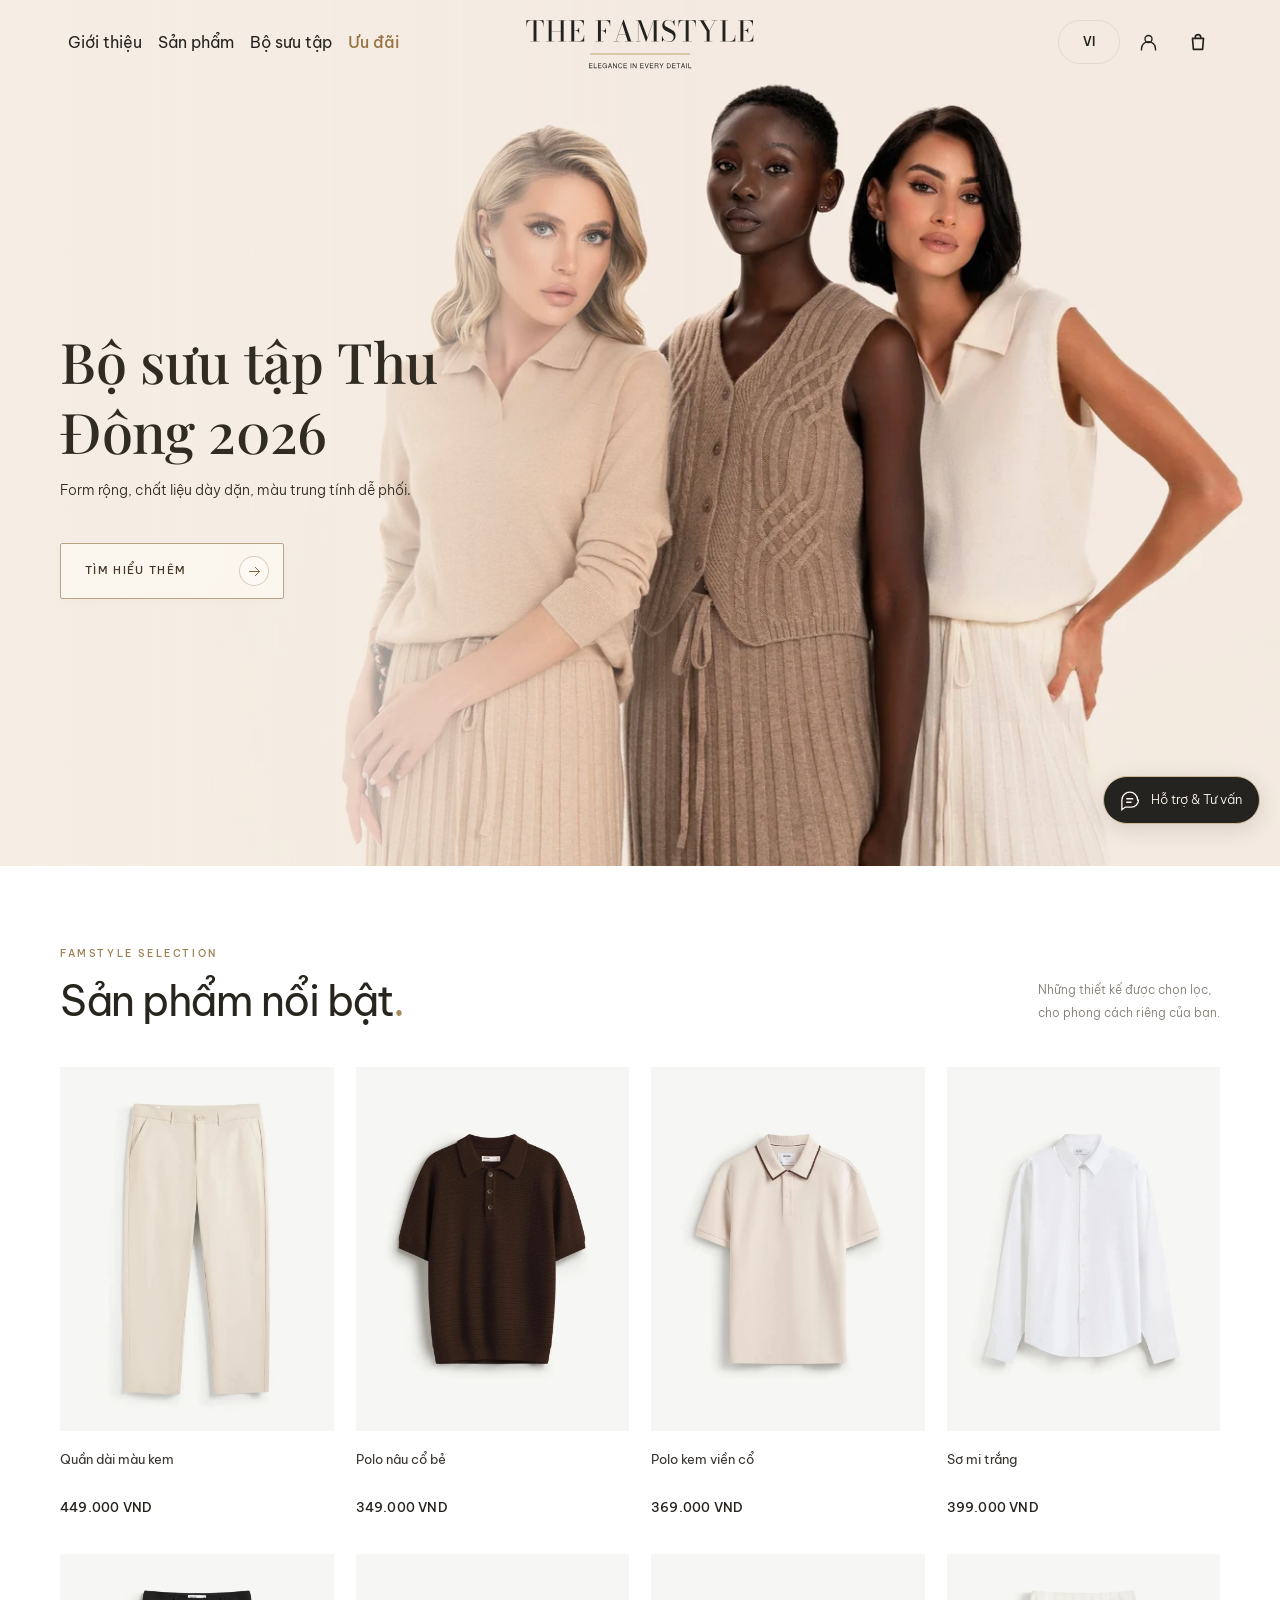
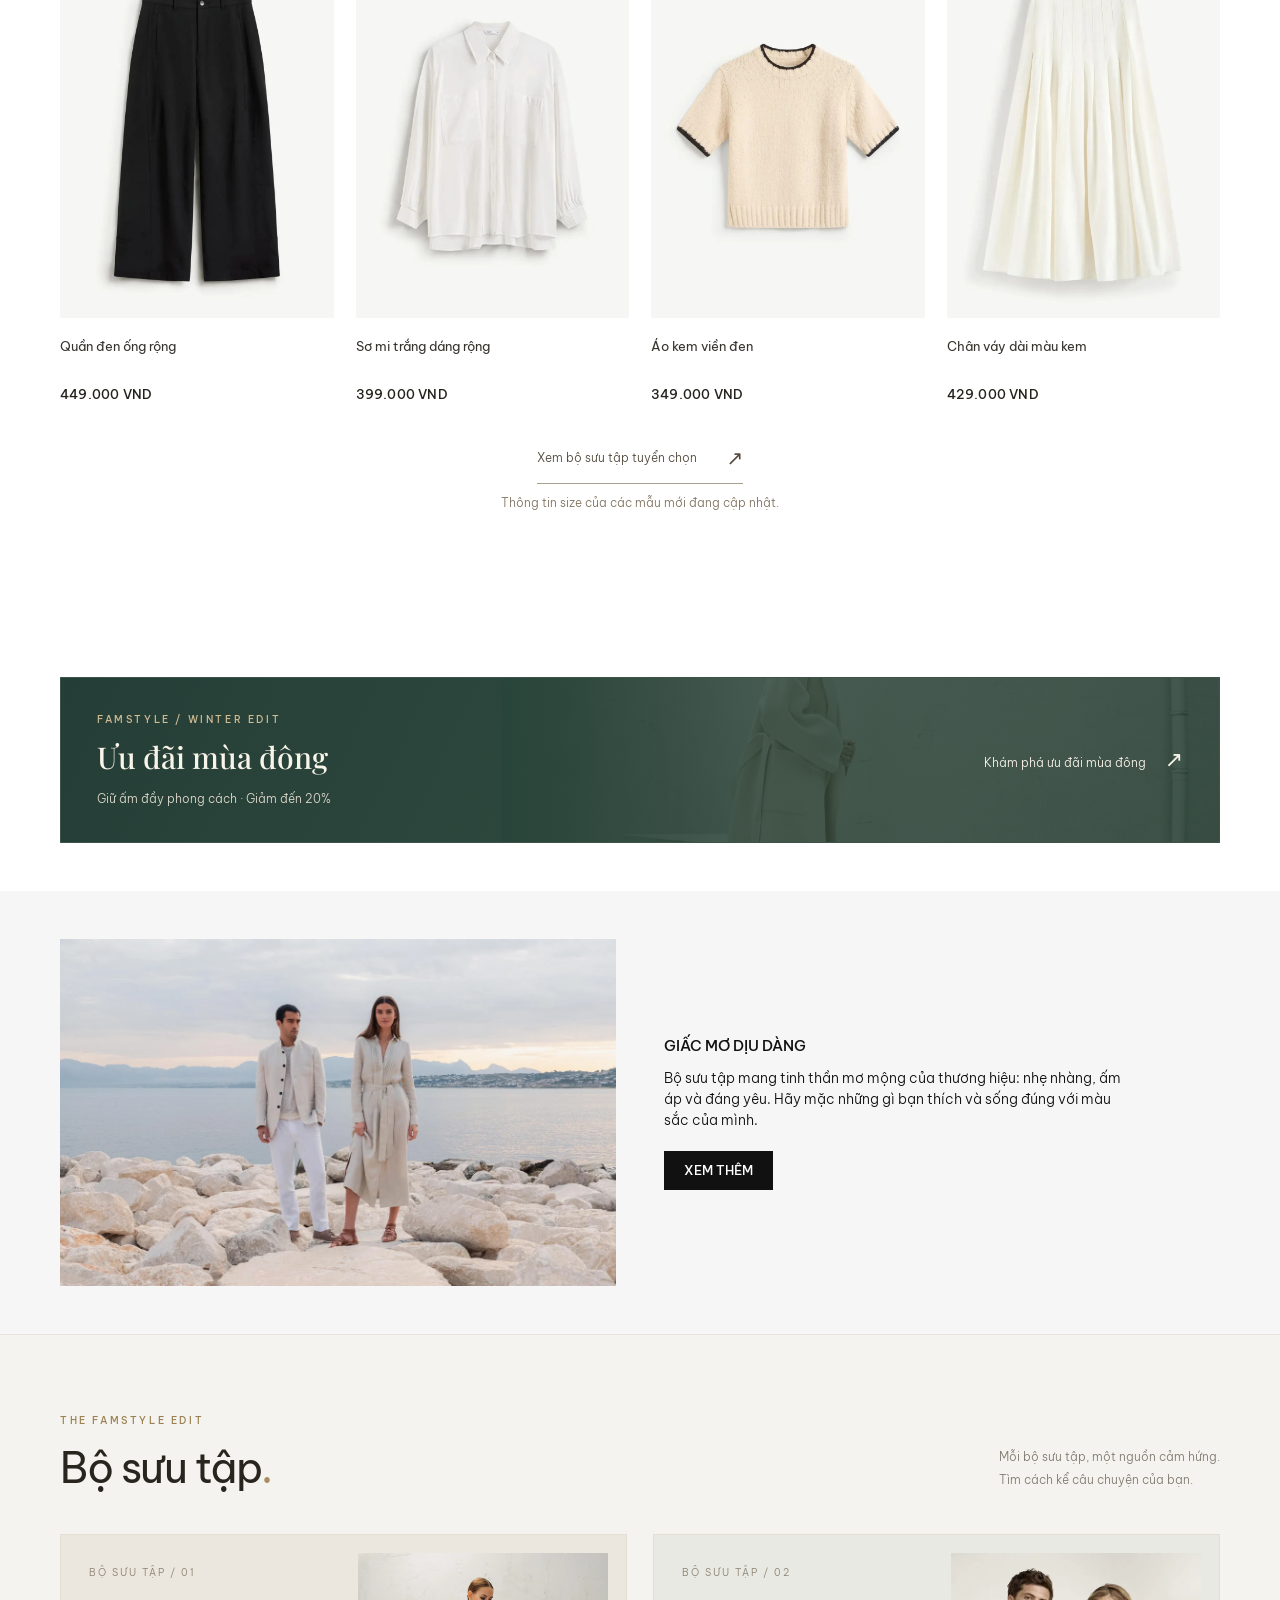
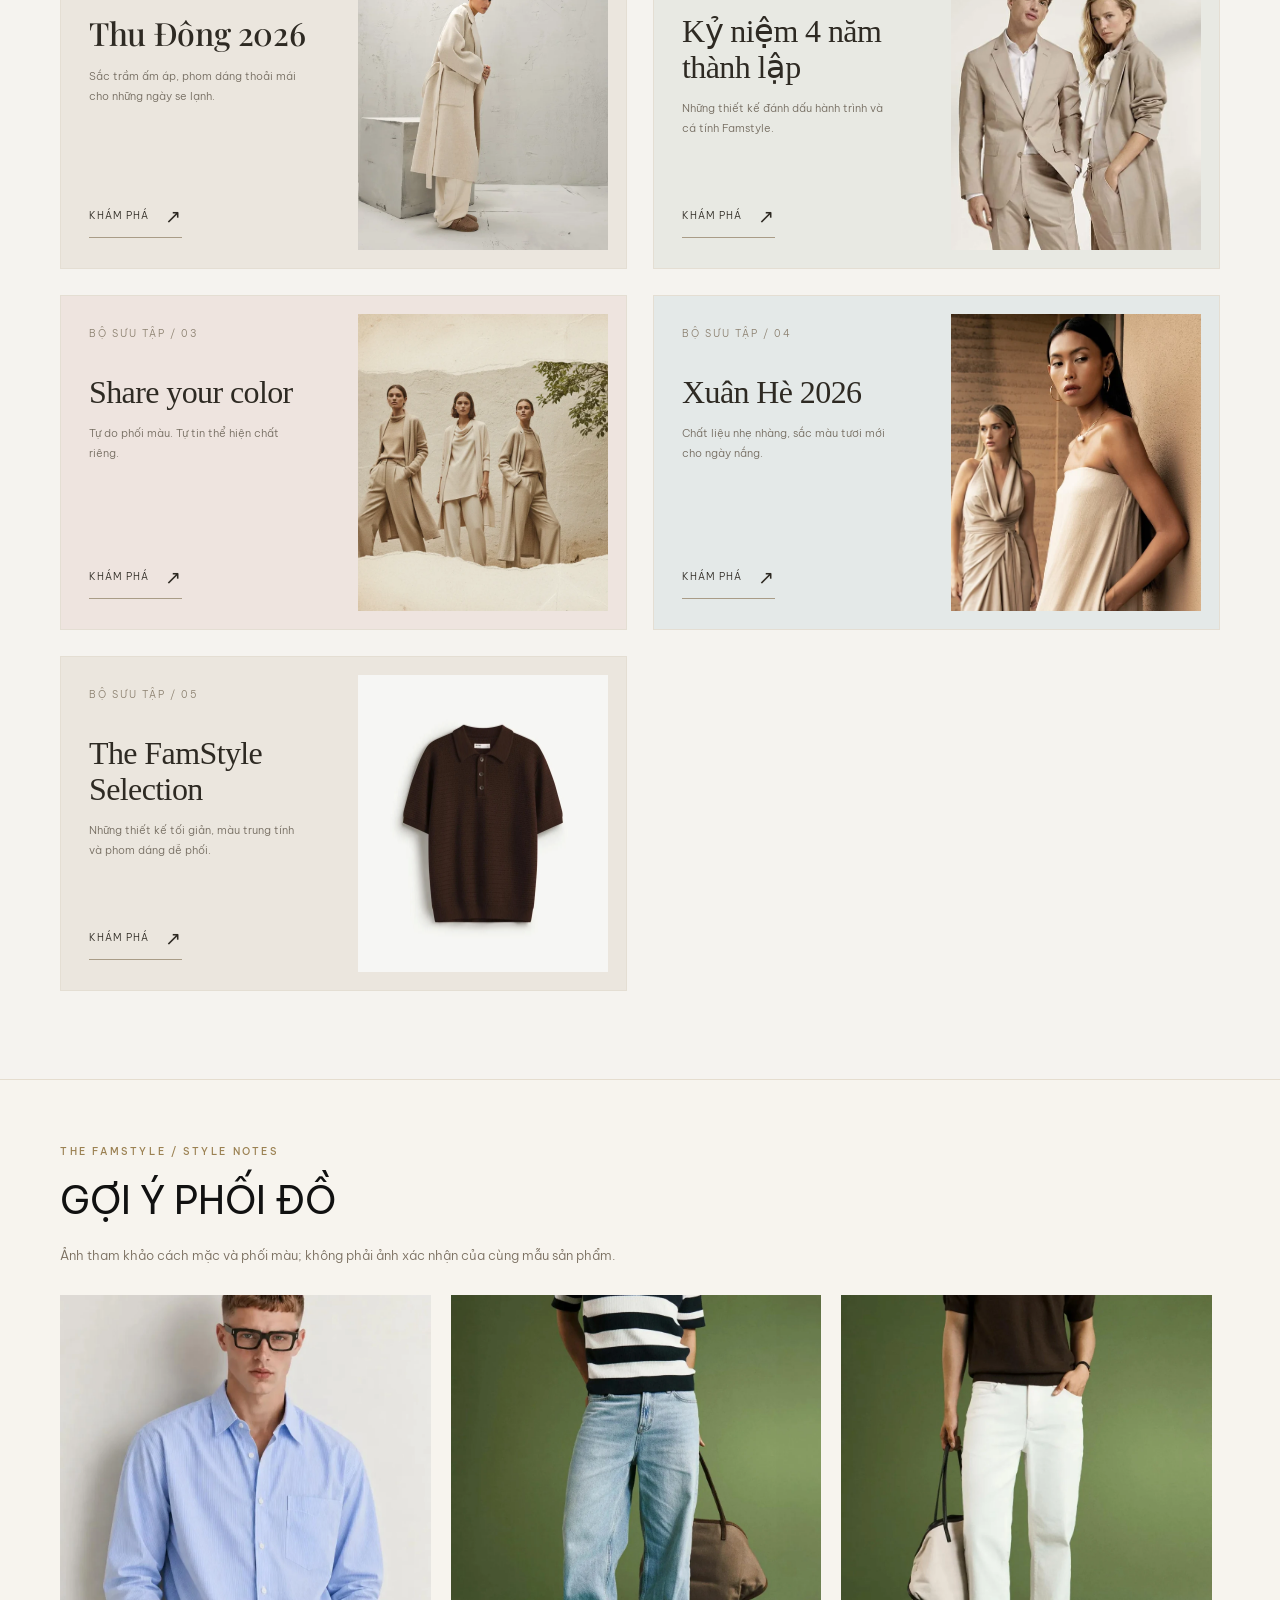
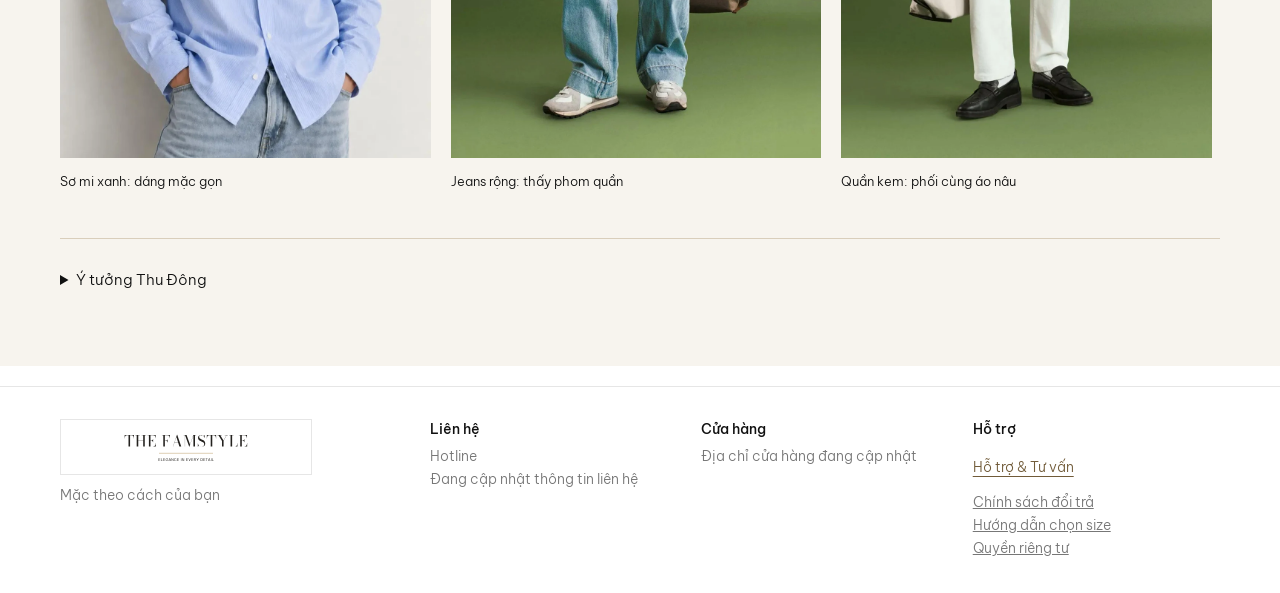
<file: index.html>
<!doctype html>
<html lang="vi">
<head>
<meta charset="utf-8">
<meta name="viewport" content="width=device-width, initial-scale=1, viewport-fit=cover">
<title>The FamStyle – Thời trang</title>
<meta name="description" content="Khám phá thời trang Nam và Nữ, bộ sưu tập theo mùa và ưu đãi tại Famstyle. Website đang ở chế độ trải nghiệm, chưa nhận đơn hàng thật.">
<meta property="og:type" content="website">
<meta property="og:title" content="Famstyle – Thời trang">
<meta property="og:description" content="Thời trang Nam và Nữ, bộ sưu tập theo mùa và ưu đãi Famstyle.">
<meta property="og:site_name" content="Famstyle">
<meta name="theme-color" content="#243d36">
<link rel="icon" type="image/svg+xml" href="data:image/svg+xml,%3Csvg xmlns=%22http://www.w3.org/2000/svg%22 viewBox=%220 0 64.00 64%22 role=%22img%22 aria-label=%22Famstyle icon%22%3E%3Ctitle%3EFamstyle icon%3C/title%3E%3Crect width=%2264%22 height=%2264%22 rx=%2212%22 fill=%22%23111318%22/%3E%3Cg transform=%22translate%2832 32%29 scale%28.8%29 translate%28-32 -32%29%22 fill=%22none%22 stroke-linecap=%22round%22 stroke-linejoin=%22round%22 stroke-width=%224.2%22%3E%3Cpath stroke=%22%23fff%22 d=%22M32 35V29c0-2.6 5.8-3.2 5.8-9.2a5.8 5.8 0 1 0-11.6 0%22/%3E%3Cpath stroke=%22%23fff%22 d=%22M10 50 32 35l22 15%22/%3E%3Cpath stroke=%22%23B8975A%22 d=%22M10 50h44%22/%3E%3C/g%3E%3C/svg%3E">
<link href="https://fonts.googleapis.com/css2?family=Be+Vietnam+Pro:wght@300;400;500;600&family=Playfair+Display:wght@500&display=swap" rel="stylesheet">
<style>
/* ===== 1. MÀU SẮC: đổi ở đây để đổi toàn trang ===== */
:root{--bg:#fff;--ink:#111;--muted:#777;--line:#E6E6E6;--soft:#F6F6F6;--star:#F2A900;--hover:#8c734c;--motion-fast:.4s;--motion-base:.5s;--motion-slow:.6s;--motion-ease:cubic-bezier(.22,1,.36,1);--motion-gold:#b8975a;box-sizing:border-box;padding-top:env(safe-area-inset-top,0px);padding-bottom:env(safe-area-inset-bottom,0px)}
html{scroll-padding-top:env(safe-area-inset-top,0px)}
*{box-sizing:border-box}
html{scroll-behavior:smooth}
body{margin:0;background:var(--bg);color:var(--ink);font:300 14px/1.5 "Be Vietnam Pro",system-ui,sans-serif}
button,select{font:inherit;color:inherit}
a{color:inherit}
:focus-visible{outline:2px solid var(--ink);outline-offset:2px}
.wrap{max-width:1200px;margin:auto;padding:0 20px}
.btn{display:inline-block;border:0;background:var(--ink);color:#fff;padding:10px 20px;font-size:13px;font-weight:500;cursor:pointer;text-decoration:none;text-align:center}
.btn.light{background:#fff;color:var(--ink)}

/* ===== 2. THANH ĐẦU TRANG ===== */
header{position:sticky;top:env(safe-area-inset-top,0px);z-index:5;background:#fff;border-bottom:1px solid var(--line)}
.bar{display:flex;align-items:center;gap:28px;height:56px}
.logo{font-weight:600;font-size:20px;letter-spacing:.04em;text-decoration:none;margin-right:auto}
nav{display:flex;gap:24px}nav a{text-decoration:none;font-weight:400}
.cartBtn{background:none;border:0;cursor:pointer;font-weight:500}
@media(max-width:700px){#nav{display:none}}

/* ===== 3. BANNER ===== */
.hero{position:relative;min-height:72vh;display:flex;align-items:center;color:#fff;overflow:hidden}
.hero .bgimg{position:absolute;inset:0;width:100%;height:100%;object-fit:cover}
.hero .txt{position:relative;max-width:520px;padding:0 20px;margin-left:max(20px,calc((100vw - 1200px)/2))}
.hero h1{font-size:clamp(32px,5vw,56px);line-height:1.1;margin:0 0 12px;font-weight:600;letter-spacing:-.02em}
.hero .btn{position:absolute;left:50%;bottom:0;transform:translateX(-50%);background:#fff;color:var(--ink);padding:14px 90px}

/* ===== 4. KHỐI MỤC: tiêu đề + nút "Xem tất cả" ===== */
section{padding:28px 0}
.sh{display:flex;align-items:center;gap:20px;margin-bottom:14px}
.sh h2{margin:0;font-size:14px;font-weight:400;text-transform:uppercase}
.sh .btn{margin-left:auto}
.tab{background:none;border:0;border-bottom:1px solid transparent;padding:6px 0;cursor:pointer;color:var(--muted);text-transform:uppercase}
.tab[aria-selected="true"]{color:var(--ink);border-color:var(--ink)}
.row{display:grid;grid-auto-flow:column;grid-auto-columns:calc(25% - 0px);overflow-x:auto;scroll-snap-type:x mandatory;border:1px solid var(--line)}
.row>*{scroll-snap-align:start;border-right:1px solid var(--line)}
@media(max-width:900px){.row{grid-auto-columns:46%}}
@media(max-width:560px){.row{grid-auto-columns:78%}}

/* sản phẩm */
.pc{padding:16px 14px 14px;display:flex;flex-direction:column;gap:5px}
.im{aspect-ratio:3/4;display:grid;place-items:center;font-size:80px;overflow:hidden}
.im img,.ph img{width:100%;height:100%;object-fit:cover;display:block}
.nm{font-size:13px;font-weight:400}.st{color:var(--star);font-size:12px;letter-spacing:1px}
.pr{font-size:13px;font-weight:500}
.add{display:flex;gap:6px;margin-top:6px}
.add .btn{flex:1;padding:6px}

.ph{aspect-ratio:3/4;display:grid;place-items:center;font-size:90px;overflow:hidden}

/* giới thiệu bộ sưu tập */
.feat{background:var(--soft);padding:48px 0}
.feat .wrap{display:grid;grid-template-columns:1fr 1fr;gap:48px;align-items:center}
.feat .ph{aspect-ratio:16/10}
.feat h3{font-size:15px;font-weight:500;text-transform:uppercase;margin:0 0 10px}
.feat p{margin:0 0 20px;max-width:460px}
@media(max-width:760px){.feat .wrap{grid-template-columns:1fr;gap:20px}}

/* bộ sưu tập + feedback */
.slide{display:grid;grid-auto-flow:column;grid-auto-columns:minmax(240px,28%);gap:12px;overflow-x:auto;scroll-snap-type:x mandatory;padding-bottom:6px}
.slide>*{scroll-snap-align:start}
.slide .ph{aspect-ratio:16/10;font-size:64px}
.cap{margin-top:8px;font-size:12px;text-transform:uppercase}

/* chân trang */
footer{border-top:1px solid var(--line);padding:32px 0;margin-top:20px}
footer .wrap{display:grid;grid-template-columns:1.4fr repeat(3,1fr);gap:24px}
footer b{display:block;font-weight:500;margin-bottom:6px}
footer p{margin:2px 0;color:var(--muted)}
@media(max-width:760px){footer .wrap{grid-template-columns:1fr 1fr}}

/* giỏ hàng */
.shade{position:fixed;inset:0;background:rgba(0,0,0,.45);z-index:9;opacity:0;visibility:hidden;transition:opacity var(--motion-base) ease,visibility 0s var(--motion-base)}
.shade.on{opacity:1;visibility:visible;transition-delay:0s}
aside{position:fixed;top:0;right:0;bottom:0;width:min(400px,100%);background:#fff;z-index:10;display:flex;flex-direction:column;transform:translateX(100%);visibility:hidden;transition:transform var(--motion-base) var(--motion-ease),visibility 0s var(--motion-base)}
aside.on{transform:none;visibility:visible;transition-delay:0s}
.dh{display:flex;justify-content:space-between;align-items:center;padding:16px 18px;border-bottom:1px solid var(--line)}
.dh h2{margin:0;font-size:15px;font-weight:500;text-transform:uppercase}
.db{flex:1;overflow:auto;padding:8px 18px}
.df{padding:14px 18px;border-top:1px solid var(--line)}
.li{display:flex;gap:12px;align-items:center;padding:10px 0;border-bottom:1px solid var(--line)}
.li .t{width:48px;height:56px;display:grid;place-items:center;font-size:26px}
.li .n{flex:1}.li small{display:block;color:var(--muted)}
.q{display:flex;align-items:center;gap:8px}
.q button{width:26px;height:26px;border:1px solid var(--line);background:none;cursor:pointer}
.tot{display:flex;justify-content:space-between;font-weight:500;margin-bottom:10px}
.toast{position:fixed;left:50%;bottom:20px;transform:translateX(-50%);background:var(--ink);color:#fff;padding:9px 16px;z-index:20;opacity:0;visibility:hidden;transform:translate(-50%,8px);transition:opacity .2s,transform .2s,visibility .2s}
.toast.on{opacity:1;visibility:visible;transform:translate(-50%,0)}
.im{text-decoration:none;color:inherit}
.nm a{text-decoration:none}.nm a:hover{text-decoration:underline}
.sz{min-width:42px;padding:8px 12px;border:1px solid var(--line);background:#fff;cursor:pointer}
.back{display:inline-block;margin:20px 0;text-decoration:none;font-weight:500}
.dg{display:grid;grid-template-columns:1.1fr 1fr;gap:40px;align-items:start}
.dim{aspect-ratio:3/4;display:grid;place-items:center;font-size:160px;overflow:hidden}
.dim img{width:100%;height:100%;object-fit:cover}
.di h1{font-size:26px;font-weight:500;margin:0 0 6px}
.dpr{font-size:22px;font-weight:600;margin:8px 0 14px}
.di b{display:block;font-weight:500;margin:16px 0 6px}
.opts{display:flex;gap:8px;flex-wrap:wrap}
.col{width:30px;height:30px;border:1px solid var(--line);border-radius:50%;cursor:pointer;padding:0;transition:transform .18s}
.col:hover{transform:scale(1.12)}
.col[aria-pressed="true"]{outline:2px solid var(--ink);outline-offset:2px}
.spec{padding-left:18px;color:var(--muted);margin:16px 0 0}
.more{margin:48px 0 0}
@media(max-width:760px){.dg{grid-template-columns:1fr;gap:20px}}
.cgrid{display:grid;grid-template-columns:repeat(auto-fit,minmax(150px,1fr));gap:12px}
.ctile{display:flex;flex-direction:column;align-items:center;gap:2px;padding:22px 10px;text-decoration:none;color:inherit;border:1px solid var(--line)}
.ctile .ce{font-size:48px;height:72px;display:grid;place-items:center}.ctile .ce img{height:72px}
.ctile b{font-weight:500}.ctile small{color:var(--muted)}
.ct{font-size:28px;font-weight:500;margin:0 0 4px}
.chip{display:inline-block;border:1px solid var(--line);padding:6px 14px;text-decoration:none}
.chip[aria-current="true"]{background:var(--ink);color:#fff;border-color:var(--ink)}
.tools{display:flex;gap:8px;flex-wrap:wrap;align-items:center;margin:14px 0 18px}
.tools select{margin-left:auto;padding:7px 10px;border:1px solid var(--line);background:#fff}
.pgrid{display:grid;grid-template-columns:repeat(auto-fill,minmax(230px,1fr));border-top:1px solid var(--line);border-left:1px solid var(--line)}
.pgrid>.pc{border-right:1px solid var(--line);border-bottom:1px solid var(--line)}
.sub{color:var(--muted);margin:0}
.dd{position:relative}
.dd>a{display:inline-block;padding:18px 14px;transition:color .15s}
.panel{position:absolute;top:100%;left:0;min-width:230px;background:#fff;border:1px solid var(--line);padding:8px 0;box-shadow:0 10px 28px rgba(0,0,0,.08);visibility:hidden;opacity:0;transform:translateY(6px);transition:opacity .16s .1s,transform .16s .1s,visibility 0s .26s}
.dd:hover .panel,.dd:focus-within .panel{visibility:visible;opacity:1;transform:none;transition-delay:0s}
.dd.shut .panel{visibility:hidden;opacity:0;transform:translateY(6px);transition-delay:0s}
.panel a{display:flex;gap:12px;align-items:center;padding:10px 20px;text-decoration:none}
.panel a:hover,.panel a:focus-visible{background:var(--soft)}
.panel a span{width:22px;text-align:center}
.panel hr{border:0;border-top:1px solid var(--line);margin:6px 0}
.cc{display:block;text-decoration:none;color:inherit}
.cc .sub{display:block;margin-top:2px}
.banner{display:grid;grid-template-columns:200px 1fr;gap:28px;align-items:center;padding:28px;margin-bottom:6px}
.bi{aspect-ratio:1;font-size:96px;display:grid;place-items:center;overflow:hidden}
.bi img{width:100%;height:100%;object-fit:cover}
.banner p{max-width:520px;margin:6px 0}
@media(max-width:700px){.banner{grid-template-columns:1fr}.bi{aspect-ratio:2/1}}
nav{gap:0}
.dd:hover>a,.dd:focus-within>a{color:var(--hover)}
.panel a:hover,.panel a:focus-visible{color:var(--hover)}
.pv{position:fixed;z-index:30;width:300px;background:#fff;border:1px solid var(--line);border-radius:16px;overflow:hidden;box-shadow:0 14px 40px rgba(0,0,0,.16);pointer-events:none;visibility:hidden;opacity:0;transform:translateY(6px);transition:opacity .18s ease,transform .18s ease,visibility .18s}
.pv.glide{transition:opacity .18s ease,transform .18s ease,visibility .18s,left .22s cubic-bezier(.2,.8,.2,1),top .22s cubic-bezier(.2,.8,.2,1)}
.pv .pi,.pv .pb{animation:fadeIn .2s ease}
.pv.on{visibility:visible;opacity:1;transform:none}
.pv .pi{position:relative;aspect-ratio:1/1;display:grid;place-items:center;font-size:110px;overflow:hidden}
.pv .pi img{width:100%;height:100%;object-fit:cover}
.pv .pb{padding:12px 14px 14px}
.pv h4{margin:0 0 2px;font-size:14px;font-weight:500}
.pv b{display:block;margin-top:2px;font-weight:600}
.pv p{margin:6px 0 0;color:var(--muted);font-size:13px}
.pv .pz{display:flex;gap:5px;flex-wrap:wrap;margin-top:8px}
.pv .pz span{border:1px solid var(--line);border-radius:6px;padding:1px 8px;font-size:12px}
@media(hover:none){.pv{display:none}}
@keyframes fadeIn{from{opacity:0}to{opacity:1}}
@keyframes fadeUp{from{opacity:0;transform:translateY(10px)}to{opacity:1;transform:none}}
#home:not([hidden]){animation:none}
#detail:not([hidden]),#catpage:not([hidden]){animation:none}
#products .pc,.pgrid>.pc{animation:none}
.row,.slide{scroll-behavior:smooth}
.pc{transition:background .2s}.pc:hover{background:#FAFAFB}
.im{overflow:hidden}
.im img{transition:transform var(--motion-base) var(--motion-ease)}
@media(hover:hover) and (pointer:fine){.pc:hover .im img{transform:scale(1.03)}}
.pc:focus-within .im img{transform:scale(1.03)}
.btn,.chip,.sz,.tab,.q button,.ctile,.cc .ph{transition:background-color var(--motion-fast) ease,color var(--motion-fast) ease,border-color var(--motion-fast) ease,opacity var(--motion-fast) ease,transform var(--motion-fast) var(--motion-ease),box-shadow var(--motion-fast) ease}
.btn:hover{opacity:1}.btn:active{scale:.985}
.chip:hover,.sz:hover{border-color:var(--ink)}
.q button:hover{background:var(--soft)}
.ctile:hover{border-color:var(--ink);transform:translateY(-2px)}
.cc:hover .ph{transform:translateY(-2px)}
@media(prefers-reduced-motion:reduce){*,*::before,*::after{animation:none!important;transition:none!important}html,.row,.slide{scroll-behavior:auto}}
.chip.s{font-size:13px;padding:4px 12px;color:var(--muted)}
.chip.s[aria-current="true"]{color:#fff}
.tools.subs{margin-top:-6px}
.bar{position:relative}
.dd.mega{position:static}
.panel.mega{left:0;right:0;min-width:0;padding:0}
.mg{display:grid;grid-template-columns:repeat(5,1fr);gap:8px 24px;padding:22px 28px 14px}
.mg a{display:block;padding:5px 0;text-decoration:none;color:var(--muted)}
.mg a:hover{color:var(--hover);background:none}
.mg .mh{color:var(--ink);font-weight:500;margin-bottom:4px}
.mf{border-top:1px solid var(--line);padding:12px 28px}
.mf a{display:inline;padding:0;font-weight:500}
.mf a:hover{background:none}
@media(max-width:1000px){.mg{grid-template-columns:repeat(3,1fr)}}
.rv{margin-top:48px;display:grid;grid-template-columns:300px 1fr;gap:40px;align-items:start;border-top:1px solid var(--line);padding-top:32px}
.rv h2{margin:0 0 14px;font-size:14px;font-weight:400;text-transform:uppercase}
.big{font-size:44px;font-weight:600;line-height:1}
.big small{font-size:14px;font-weight:300;color:var(--muted)}
.dr{display:grid;grid-template-columns:28px 1fr 24px;gap:8px;align-items:center;font-size:12px;color:var(--muted);margin:4px 0}
.dr i{height:6px;background:var(--soft);display:block}.dr u{display:block;height:100%;background:var(--star);transition:width .4s ease}
.rf{margin-top:24px;padding-top:20px;border-top:1px solid var(--line)}
.rf h3{margin:0 0 6px;font-size:15px;font-weight:500}
.rf label{display:block;margin:12px 0 4px;font-weight:500}
.f{width:100%;padding:9px 12px;border:1px solid var(--line);background:#fff;font:inherit;color:inherit}
textarea.f{resize:vertical}
.err{color:#C62828;font-size:13px;margin:8px 0}
.rf .btn{margin-top:12px}
.sp{background:none;border:0;font-size:28px;line-height:1;color:var(--line);cursor:pointer;padding:0 2px;transition:color .15s,transform .15s}
.sp.on,.sp:hover{color:var(--star)}.sp:hover{transform:scale(1.12)}
.ri{padding:16px 0;border-bottom:1px solid var(--line)}.ri:first-child{padding-top:0}
.rh{display:flex;gap:10px;align-items:center;flex-wrap:wrap}.rh small{color:var(--muted);margin-left:auto}
.ri p{margin:6px 0 0;white-space:pre-wrap;overflow-wrap:anywhere}
.lk{background:none;border:0;color:var(--muted);text-decoration:underline;cursor:pointer;padding:6px 0 0}
@media(max-width:760px){.rv{grid-template-columns:1fr;gap:24px}}
.sw{position:relative;flex:0 1 230px;min-width:0;transition:flex-basis .25s ease}
.sw:focus-within{flex-basis:340px}
.hs{width:100%;padding:9px 14px 9px 36px;border:1px solid var(--line);background:var(--soft) url("data:image/svg+xml,%3Csvg xmlns='http://www.w3.org/2000/svg' viewBox='0 0 24 24' fill='none' stroke='%23777' stroke-width='2' stroke-linecap='round'%3E%3Ccircle cx='11' cy='11' r='7'/%3E%3Cpath d='m20 20-3.5-3.5'/%3E%3C/svg%3E") no-repeat 12px center/16px;font:inherit;color:inherit;transition:border-color .18s,background-color .18s}
.hs:focus{border-color:var(--ink);background-color:#fff;outline:none}
.sug{position:absolute;top:calc(100% + 6px);right:0;width:min(380px,92vw);background:#fff;border:1px solid var(--line);box-shadow:0 14px 36px rgba(0,0,0,.12);z-index:8;animation:fadeUp .16s ease}
.sug[hidden]{display:none}
.si{display:flex;gap:12px;align-items:center;padding:8px 12px;text-decoration:none}
.si:hover,.si[aria-selected="true"]{background:var(--soft)}
.sth{width:42px;height:50px;display:grid;place-items:center;font-size:24px;flex:none;overflow:hidden}
.sth img{width:100%;height:100%;object-fit:cover}
.sin{flex:1;min-width:0}.sin b{display:block;font-weight:400;white-space:nowrap;overflow:hidden;text-overflow:ellipsis}.sin small{color:var(--muted)}
.sip{font-weight:500;white-space:nowrap}
.sf,.se{display:block;padding:11px 14px;border-top:1px solid var(--line);font-weight:500;text-decoration:none}
.se{border:0;font-weight:300;color:var(--muted)}
.sf:hover{color:var(--hover)}
@media(max-width:700px){.bar{gap:12px}.logo{font-size:17px;margin-right:0}.sw{flex:1 1 auto}.sw:focus-within{flex-basis:auto}}
.sl{position:absolute;inset:0;display:grid;place-items:center;opacity:0;transition:opacity .4s ease}
.sl.on{opacity:1}
.sl span{display:block;font-size:110px;line-height:1;transition:transform .4s ease}
.sl img{width:100%;height:100%;object-fit:cover}
.sl em{position:absolute;top:12px;left:12px;font-style:normal;font-size:12px;background:rgba(255,255,255,.88);padding:2px 10px;border-radius:99px}
.pd{position:absolute;left:0;right:0;bottom:10px;display:flex;justify-content:center;gap:6px}
.pd i{width:6px;height:6px;border-radius:99px;background:rgba(0,0,0,.25);transition:width .25s,background .25s}
.pd i.on{width:18px;background:var(--ink)}
/* ===== HIỆU ỨNG ===== */
#prog{position:fixed;top:0;left:0;right:0;height:3px;background:var(--ink);transform:scaleX(0);transform-origin:0 0;z-index:40}
header{transition:box-shadow .25s}header.shadow{box-shadow:0 6px 24px rgba(0,0,0,.07)}
/* 1–2. Cinematic hero and staggered words: one entrance, no scroll parallax. */
#hero{background-size:cover!important}
.hero::before,.hero::after{content:"";position:absolute;border-radius:50%;opacity:.12;pointer-events:none;background:#b8975a}
.hero::before{width:380px;height:380px;top:-120px;right:8%}
.hero::after{width:320px;height:320px;bottom:-100px;right:28%}
.hero .txt,.hero .btn{z-index:1}
.hero .bgimg{animation:heroMediaIn var(--motion-slow) var(--motion-ease) both}
.hero h1 span{display:inline-block;animation:wordUp var(--motion-base) var(--motion-ease) calc(var(--i)*35ms) both}
.hero p{animation:fadeUp var(--motion-base) var(--motion-ease) .1s both}
.hero .btn{animation:btnIn var(--motion-base) var(--motion-ease) .16s backwards}
.hero .btn:hover{background:#f1e9db;color:#24221f}
@keyframes heroMediaIn{from{opacity:.45;transform:scale(1.03)}to{opacity:1;transform:scale(1)}}
@keyframes wordUp{from{opacity:0;transform:translateY(16px)}to{opacity:1;transform:translateY(0)}}
@keyframes btnIn{from{opacity:0;translate:0 12px}to{opacity:1;translate:0 0}}
/* 4. Reveal once; transforms live on the independent translate property. */
.rvl{opacity:0;translate:0 16px;transition:opacity var(--motion-slow) var(--motion-ease) var(--d,0ms),translate var(--motion-slow) var(--motion-ease) var(--d,0ms)}
.rvl.in,.rvl:focus-within{opacity:1;translate:0 0}
.cartBtn.bump{animation:bump .45s cubic-bezier(.3,1.6,.5,1)}
@keyframes bump{40%{transform:scale(1.06)}}
#topBtn{position:fixed;right:20px;bottom:calc(20px + env(safe-area-inset-bottom,0px));width:44px;height:44px;border-radius:50%;border:0;background:var(--ink);color:#fff;font-size:18px;cursor:pointer;z-index:8;opacity:0;visibility:hidden;transform:translateY(12px);transition:opacity .25s,transform .25s,visibility .25s,background .2s}
#topBtn.on{opacity:1;visibility:visible;transform:none}
#topBtn:hover{background:var(--hover)}
.logo{display:flex;align-items:center}
.lg{display:block;height:40px;width:auto}
.lg-icon{display:none;height:40px}
.lg.f{height:36px;margin-bottom:10px}
.cartBtn,.hero .btn{white-space:nowrap}
@media(max-width:700px){.lg-full{display:none}.lg-icon{display:block}.hero .btn{padding:14px 44px}}
/* ===== Ô TÌM KIẾM ẨN: chỉ hiện biểu tượng; di chuột vào (hoặc bấm) thì mở rộng và đẩy menu bên trái sang trái ===== */
.sw{position:relative;flex:0 0 40px;height:40px;min-width:0;transition:flex-basis .35s cubic-bezier(.2,.8,.2,1)}
.hs{width:100%;height:40px;padding:0;border-color:transparent;background-color:transparent;color:transparent;cursor:pointer;transition:border-color .2s,background-color .2s,color .2s}
.hs::placeholder{color:transparent}
.sw:hover,.sw:focus-within{flex-basis:300px}
.sw:has(.hs:not(:placeholder-shown)){flex-basis:300px}
.sw:hover .hs,.sw:focus-within .hs{padding:0 14px 0 36px;border-color:var(--line);background-color:#fff;color:var(--ink);cursor:text}
.sw:has(.hs:not(:placeholder-shown)) .hs{padding:0 14px 0 36px;border-color:var(--line);background-color:#fff;color:var(--ink);cursor:text}
.sw:hover .hs::placeholder,.sw:focus-within .hs::placeholder{color:#9a9ca6}
.hs:focus{border-color:var(--ink)}
@media(max-width:900px){
 .sw:hover,.sw:focus-within{flex-basis:220px}
 .sw:has(.hs:not(:placeholder-shown)){flex-basis:220px}
}
@media(max-width:700px){
 .sw{margin-left:auto}
 .sw:hover,.sw:focus-within{flex:1 1 40px}
 .sw:has(.hs:not(:placeholder-shown)){flex:1 1 40px}
 .sug{position:fixed;left:12px;right:12px;width:auto}
}
/* ===== GIỚI THIỆU ===== */
section[id]{scroll-margin-top:70px}
.nl{display:inline-block;padding:18px 14px;transition:color .15s}.nl:hover{color:var(--hover)}
.ab{display:grid;grid-template-columns:1.1fr 1fr;gap:48px;align-items:start}
.abt h3{font-size:26px;line-height:1.25;font-weight:500;margin:0 0 14px;letter-spacing:-.01em}
.abt p{color:#4D505B;margin:0 0 12px;max-width:580px;line-height:1.7}
.abt p.abq{color:var(--ink);font-weight:500;border-left:2px solid #B8975A;padding-left:14px;margin:18px 0 6px}
.abt .btn{margin-top:10px}
.abf{display:grid;gap:12px}
.fc{display:flex;gap:14px;align-items:center;padding:16px;border:1px solid var(--line);border-radius:12px;background:#fff;transition:transform .2s,border-color .2s}
.fc:hover{transform:translateY(-2px);border-color:var(--ink)}
.fc .e{font-size:24px;width:46px;height:46px;display:grid;place-items:center;background:var(--soft);border-radius:10px;flex:none}
.fc b{display:block;font-weight:500}.fc span{color:var(--muted);font-size:13px}
.steps{display:grid;grid-template-columns:repeat(3,1fr);margin-top:36px;border:1px solid var(--line);background:#fff}
.stp{padding:20px 22px;border-right:1px solid var(--line)}.stp:last-child{border-right:0}
.stp i{font-style:normal;font-size:12px;color:var(--hover);font-weight:500}
.stp b{display:block;font-weight:500;margin:2px 0 4px}.stp span{color:var(--muted);font-size:13px}
@media(max-width:760px){.ab{grid-template-columns:1fr;gap:24px}.steps{grid-template-columns:1fr}.stp{border-right:0;border-bottom:1px solid var(--line)}.stp:last-child{border-bottom:0}}
.ctc{display:grid;grid-template-columns:repeat(3,1fr);gap:12px}
@media(max-width:760px){.ctc{grid-template-columns:1fr}}
/* ===== THANH TOÁN ===== */
.ckw{display:grid;grid-template-columns:1.25fr 1fr;gap:32px;align-items:start;margin-top:8px}
.ckb{background:#fff;border:1px solid var(--line);border-radius:12px;padding:20px 22px;margin-bottom:16px}
.ckb h2{margin:0 0 4px;font-size:15px;font-weight:500;display:flex;gap:10px;align-items:center}
.ckb h2 i{font-style:normal;width:24px;height:24px;border-radius:50%;background:var(--ink);color:#fff;font-size:12px;display:grid;place-items:center;flex:none}
.ckb label.l{display:block;margin:14px 0 4px;font-weight:500}
.ckb label.l small{color:var(--muted);font-weight:300}
.ckg{display:grid;grid-template-columns:1fr 1fr;gap:0 14px}
.f.bad{border-color:#C62828}
.po{display:flex;gap:12px;align-items:flex-start;padding:14px;border:1px solid var(--line);border-radius:10px;cursor:pointer;margin-top:10px;transition:border-color .2s,background .2s}
.po.on{border-color:var(--ink);background:var(--soft)}
.po input{margin-top:4px;accent-color:var(--ink)}
.po b{display:block;font-weight:500}.po span{color:var(--muted);font-size:13px}
.bankbox{margin-top:12px;padding:12px 16px;border:1px dashed var(--line);border-radius:10px;font-size:13px}
.bankbox[hidden]{display:none}
.bankbox div{display:flex;justify-content:space-between;gap:12px;padding:3px 0}.bankbox span{color:var(--muted)}
.sumc{position:sticky;top:76px}
.sl2{display:flex;gap:12px;align-items:center;padding:10px 0;border-bottom:1px solid var(--line)}
.sl2 .t{width:48px;height:56px;display:grid;place-items:center;font-size:24px;border-radius:8px;flex:none}
.sl2 .n{flex:1;min-width:0}.sl2 .n small{display:block;color:var(--muted)}
.sm{display:flex;justify-content:space-between;margin:8px 0;color:var(--muted)}.sm.t{color:var(--ink);font-weight:600;font-size:17px}
.okp{text-align:center;padding:12px 0 0}
.okc{width:64px;height:64px;border-radius:50%;background:var(--ink);color:#fff;display:grid;place-items:center;font-size:30px;margin:12px auto 8px;animation:pop .5s cubic-bezier(.3,1.6,.5,1)}
@keyframes pop{from{transform:scale(.4);opacity:0}}
@media(max-width:860px){.ckw{grid-template-columns:1fr}.sumc{position:static}.ckg{grid-template-columns:1fr}}
/* ===== ĐẦU TRANG KIỂU KRIK: menu danh mục có xổ xuống, biểu tượng giỏ hàng + mini-cart, banner toàn màn hình ===== */
.dd>a,.nl{padding:18px 11px}
.hero{min-height:max(480px,calc(100svh - 90px))}
.hero.vid::before,.hero.vid::after{display:none}
.scrim{position:absolute;inset:0;background:linear-gradient(180deg,rgba(0,0,0,.18),rgba(0,0,0,.5))}
.cw{position:relative}
.cartBtn{position:relative;width:42px;height:42px;display:grid;place-items:center;border-radius:50%;padding:0;transition:background .2s}
.cartBtn:hover{background:var(--soft)}
.cartBtn svg{width:22px;height:22px}
.bd{position:absolute;top:1px;right:-1px;min-width:17px;height:17px;border-radius:99px;background:var(--hover);color:#fff;font-size:10px;font-weight:600;display:grid;place-items:center;padding:0 4px}
.bd.z{display:none}
.mini{position:absolute;right:0;top:100%;width:340px;background:#fff;border:1px solid var(--line);border-radius:12px;box-shadow:0 14px 36px rgba(0,0,0,.12);visibility:hidden;opacity:0;transform:translateY(6px);transition:opacity .16s .08s,transform .16s .08s,visibility 0s .24s;z-index:7;overflow:hidden}
.cw:hover .mini,.cw:focus-within .mini{visibility:visible;opacity:1;transform:none;transition-delay:0s}
.cw.shut .mini{visibility:hidden;opacity:0;transition-delay:0s}
.mnh{padding:12px 16px;font-weight:500;border-bottom:1px solid var(--line)}
.mnl{padding:4px 16px;max-height:280px;overflow:auto}
.mni{display:flex;gap:10px;align-items:center;padding:8px 0;border-bottom:1px solid var(--line)}
.mni .t{width:40px;height:48px;display:grid;place-items:center;font-size:20px;border-radius:6px;flex:none}
.mni .x{flex:1;min-width:0}.mni b{display:block;font-weight:400;font-size:13px;white-space:nowrap;overflow:hidden;text-overflow:ellipsis}.mni small{color:var(--muted)}
.mni>span{font-size:13px;font-weight:500;white-space:nowrap}
.mnt{display:flex;justify-content:space-between;padding:10px 16px}
.mnb{display:grid;grid-template-columns:1fr 1fr;gap:8px;padding:0 16px 14px}.mnb .btn{padding:10px 8px;border:1px solid var(--ink)}
@media(hover:none){.cw:hover .mini{visibility:hidden;opacity:0}}
.hb{display:none;width:40px;height:40px;border:0;background:none;cursor:pointer;flex-direction:column;justify-content:center;gap:5px;padding:0 9px;margin-right:-8px}
.hb span{display:block;height:2px;background:var(--ink)}
.mmx{position:fixed;inset:0;background:rgba(0,0,0,.45);z-index:11;opacity:0;visibility:hidden;transition:opacity .28s,visibility .28s}
.mmx.on{opacity:1;visibility:visible}
.mm{position:fixed;top:0;left:0;bottom:0;width:min(340px,86vw);background:#fff;z-index:12;overflow:auto;transform:translateX(-100%);visibility:hidden;transition:transform .3s cubic-bezier(.2,.8,.2,1),visibility .3s}
.mm.on{transform:none;visibility:visible}
.mmh{display:flex;justify-content:space-between;align-items:center;padding:14px 18px;border-bottom:1px solid var(--line)}
.mmc{background:none;border:0;font-size:20px;cursor:pointer;width:40px;height:40px}
.mml details{border-bottom:1px solid var(--line)}
.mml summary{list-style:none;padding:16px 20px;font-weight:500;cursor:pointer;display:flex;justify-content:space-between}
.mml summary::-webkit-details-marker{display:none}
.mml summary::after{content:"+";font-weight:300;font-size:20px;line-height:1}
.mml details[open] summary::after{content:"−"}
.mml details a{display:block;padding:11px 20px 11px 32px;text-decoration:none;color:var(--muted)}
.mml details a:hover,.mml>a:hover{color:var(--hover)}
.mml>a{display:block;padding:16px 20px;font-weight:500;text-decoration:none;border-bottom:1px solid var(--line)}
@media(max-width:960px){#nav{display:none}.hb{display:flex}}
/* ===== ĐẦU TRANG HÒA VÀO BANNER (chỉ ở trang chủ khi chưa cuộn; sang mục khác hoặc cuộn xuống thì trắng như cũ) ===== */
.dd>a,.nl{padding:18px 14px}
header{transition:background-color .3s,color .3s,border-color .3s,box-shadow .25s}
body.home #home{margin-top:-57px}
body.home .hero{min-height:max(520px,calc(100svh - 34px));padding-top:57px}
body.ov header{background:transparent;border-bottom-color:transparent;box-shadow:none;color:#fff;--lgb:#fff;--lgf:#111318;--lgt:#fff}
body.ov header .hb span{background:#fff}
body.ov header .cartBtn:hover{background:rgba(255,255,255,.16)}
body.ov .sw:not(:hover):not(:focus-within) .hs{background-image:url("data:image/svg+xml,%3Csvg xmlns='http://www.w3.org/2000/svg' viewBox='0 0 24 24' fill='none' stroke='%23fff' stroke-width='2' stroke-linecap='round'%3E%3Ccircle cx='11' cy='11' r='7'/%3E%3Cpath d='m20 20-3.5-3.5'/%3E%3C/svg%3E")}
.panel,.mini,.sug{color:var(--ink)}
body.ov .dd:hover>a,body.ov .dd:focus-within>a,body.ov .nl:hover{color:#fff;text-decoration:underline;text-underline-offset:7px;text-decoration-thickness:1px}
/* ===== SẢN PHẨM NỔI BẬT ===== */
#featured .sh{margin-bottom:22px;justify-content:center;text-align:center}
#featured .sh h2{font-size:30px;font-weight:500;letter-spacing:.04em;line-height:1.2}
@media(max-width:700px){#featured .sh h2{font-size:22px}}
.fgrid{display:grid;grid-template-columns:repeat(4,1fr);gap:28px 16px}
@media(max-width:1000px){.fgrid{grid-template-columns:repeat(3,1fr)}}
@media(max-width:700px){.fgrid{grid-template-columns:repeat(2,1fr);gap:22px 10px}}
.fim{position:relative;aspect-ratio:3/4;overflow:hidden}
.fl{position:absolute;inset:0;display:block}
.f1,.f2{position:absolute;inset:0;display:grid;place-items:center;font-size:88px;transition:opacity var(--motion-base) ease,transform var(--motion-base) var(--motion-ease)}
.f1 img,.f2 img{width:100%;height:100%;object-fit:cover}
.f2{opacity:0}
@media(hover:hover) and (pointer:fine){.fp:hover .f2{opacity:1;transform:scale(1.03)}.fp:hover .f1{opacity:0;transform:scale(1.03)}}
.fp:focus-within .f2{opacity:1;transform:scale(1.03)}.fp:focus-within .f1{opacity:0;transform:scale(1.03)}
.ftag{position:absolute;top:10px;left:10px;background:var(--ink);color:#fff;font-size:12px;padding:2px 8px;z-index:2}
.fic{position:absolute;top:10px;right:10px;display:flex;flex-direction:column;gap:8px;z-index:2;opacity:0;transform:translateX(8px);transition:opacity var(--motion-fast) ease,transform var(--motion-fast) var(--motion-ease)}
.fic button,.fic a{width:36px;height:36px;border-radius:50%;background:#fff;border:0;display:grid;place-items:center;cursor:pointer;color:var(--ink);box-shadow:0 2px 8px rgba(0,0,0,.12);transition:background .2s,color .2s}
.fic button:hover,.fic a:hover{background:var(--ink);color:#fff}
.fic svg{width:18px;height:18px}
.fq{position:absolute;left:0;right:0;bottom:0;padding:12px;background:rgba(255,255,255,.94);transform:translateY(100%);transition:transform .3s cubic-bezier(.2,.8,.2,1);z-index:2;text-align:center}
.fq span{display:block;font-size:12px;margin-bottom:8px}
.fq div{display:flex;gap:6px;justify-content:center;flex-wrap:wrap}
.fq button{min-width:36px;padding:5px 8px;border:1px solid var(--line);background:#fff;cursor:pointer;font-size:13px;transition:background .15s,color .15s,border-color .15s}
.fq button:hover{background:var(--ink);color:#fff;border-color:var(--ink)}
.fp:hover .fic,.fp:focus-within .fic{opacity:1;transform:none}
.fp:hover .fq,.fp:focus-within .fq{transform:none}
.fn{margin-top:10px;font-size:14px}.fn a{text-decoration:none}.fn a:hover{text-decoration:underline}
.fpr{font-weight:600;margin-top:2px}.fpr s{color:var(--muted);font-weight:400;font-size:13px;margin-left:8px}
.fmore{text-align:center;margin-top:32px}.fmore .btn{padding:12px 36px}
@media(hover:none){.fq{display:none}.fic{opacity:1;transform:none}}
/* ===== XEM NHANH (bấm hình con mắt) ===== */
.qv{position:fixed;inset:0;z-index:15;background:rgba(10,12,20,.55);display:flex;align-items:center;justify-content:center;padding:20px;opacity:0;visibility:hidden;transition:opacity .25s,visibility .25s}
.qv[hidden]{display:none}
.qv.on{opacity:1;visibility:visible}
.qvd{position:relative;background:#fff;border-radius:16px;width:min(940px,100%);max-height:calc(100vh - 40px);overflow:auto;display:grid;grid-template-columns:1fr 1fr;transform:translateY(14px) scale(.98);transition:transform .3s cubic-bezier(.2,.8,.2,1)}
.qv.on .qvd{transform:none}
.qvg{position:relative;overflow:hidden;aspect-ratio:4/5}
.qvg .sl span{font-size:160px}
.qvg .pd i{cursor:pointer}
.qvi{padding:30px 30px 26px;display:flex;flex-direction:column;align-self:center}
.qvi h2{font-size:24px;font-weight:500;margin:0 0 6px;letter-spacing:-.01em;padding-right:36px}
.qvc{position:absolute;top:12px;right:12px;width:36px;height:36px;border-radius:50%;border:0;background:#fff;box-shadow:0 2px 10px rgba(0,0,0,.16);font-size:15px;cursor:pointer;z-index:3;transition:background .2s,color .2s}
.qvc:hover{background:var(--ink);color:#fff}
.qva{position:absolute;top:50%;transform:translateY(-50%);width:38px;height:38px;border-radius:50%;border:0;background:rgba(255,255,255,.92);cursor:pointer;font-size:22px;line-height:1;z-index:2;box-shadow:0 2px 8px rgba(0,0,0,.14);transition:background .2s,color .2s}
.qva:hover{background:var(--ink);color:#fff}
.qva.l{left:12px}.qva.r{right:12px}
.qvl{display:block;margin-top:14px;text-align:center;text-decoration:underline;color:var(--muted)}
.qvl:hover{color:var(--ink)}
@media(max-width:700px){
 .qv{align-items:flex-end;padding:12px}
 .qvd{grid-template-columns:1fr;max-height:calc(100svh - 24px)}
 .qvg{aspect-ratio:1/1}
 .qvi{padding:22px 20px 20px}
}
.li .t,.sl2 .t,.mni .t{overflow:hidden}
.li .t img,.sl2 .t img,.mni .t img{width:100%;height:100%;object-fit:cover}

/* Famstyle — refined shopping bag */
#shade{background:rgba(20,18,16,.42)}
#drawer{width:min(480px,100%);background:#faf9f6;box-shadow:-20px 0 70px #0002;color:#24221f}
body.cart-open{overflow:hidden}
#drawer .dh{padding:26px 28px;background:#fff;border-bottom:1px solid #e9e5de;gap:16px}
#drawer .bag-label{font-size:10px;letter-spacing:3px;color:#8c7753;margin-bottom:7px}
#drawer .dh h2{font-size:24px;text-transform:none;font-weight:500;letter-spacing:-.6px}
#drawer .bag-count{font-size:12px;color:#817d75;margin-top:7px}
#drawer .bag-close{width:38px;height:38px;border:1px solid #e8e3da;border-radius:50%;background:#fff;font-size:20px;cursor:pointer;flex-shrink:0}
#drawer .db{padding:0 28px;min-height:0;overscroll-behavior:contain}
#drawer .shipping{padding:22px 0 18px;border-bottom:1px solid #e9e5de;font-size:12px;line-height:1.6;color:#777166}
#drawer .shipping strong{color:#50432f;font-weight:600}
#drawer .shipping-track{height:4px;background:#e9e3d8;border-radius:4px;margin-top:12px;overflow:hidden}
#drawer .shipping-track span{display:block;height:100%;background:#9b8152;transition:width .3s}
#drawer .li{align-items:flex-start;gap:17px;padding:22px 0;border-bottom:1px solid #e9e5de}
#drawer .li .t{width:84px;height:108px;flex-shrink:0;border-radius:5px;font-size:36px}
#drawer .li .n{min-width:0;font-size:14px;line-height:1.5}
#drawer .li .n a{color:inherit;text-decoration:none;font-weight:500}
#drawer .li small{font-size:11px;margin:5px 0;color:#817b70}
#drawer .item-price{font-size:14px;font-weight:600;margin:7px 0 11px}
#drawer .item-controls{display:flex;align-items:center;justify-content:space-between;gap:10px}
#drawer .q{gap:0;border:1px solid #ddd7cc;border-radius:4px;overflow:hidden;background:#fff}
#drawer .q button{border:0;width:30px;height:30px;font-size:16px}
#drawer .q span{min-width:28px;text-align:center;font-size:12px}
#drawer .remove-item{border:0;background:none;padding:6px 0;color:#8a8173;font-size:11px;text-decoration:underline;text-underline-offset:3px;cursor:pointer}
#drawer .df{padding:22px 28px max(22px,env(safe-area-inset-bottom));background:#fff;border-top:1px solid #e9e5de;box-shadow:0 -8px 24px #24221f04}
#drawer .summary-row{display:flex;justify-content:space-between;gap:12px;font-size:12px;color:#7d776d;margin-bottom:10px}
#drawer .tot{padding-top:16px;margin:15px 0 8px;border-top:1px solid #eee9e1;align-items:center;font-size:14px}
#drawer .tot strong{font-size:23px;letter-spacing:-.7px;font-weight:600}
#drawer .summary-note{font-size:10px;color:#999084;line-height:1.5;margin:0 0 18px}
#drawer .checkout-btn{width:100%;padding:16px 20px;display:flex;align-items:center;justify-content:space-between;background:#24221f;color:#fff;border:1px solid #24221f;cursor:pointer;font-size:12px;letter-spacing:1px;transition:background-color var(--motion-fast) ease,box-shadow var(--motion-fast) ease,translate var(--motion-fast) var(--motion-ease),scale var(--motion-fast) var(--motion-ease)}
#drawer .checkout-btn:hover{background:#483d2c;box-shadow:0 5px 16px #24221f20}
#drawer .continue-btn{display:block;width:100%;border:0;background:none;padding:13px 0 0;font-size:11px;color:#777166;cursor:pointer}
#drawer .bag-empty{text-align:center;padding:65px 8px}
#drawer .empty-icon{width:68px;height:68px;margin:0 auto 22px;color:#9b8152}
#drawer .bag-empty h3{font-size:22px;font-weight:500;margin:0 0 12px}
#drawer .bag-empty p{font-size:13px;line-height:1.8;color:#817b70;margin:0 0 28px}
#drawer button:focus-visible,#drawer a:focus-visible{outline:2px solid #9b8152;outline-offset:3px}
.mini{border-radius:8px;border-color:#e9e5de;box-shadow:0 18px 50px #24221f20}
.mnh{letter-spacing:1px}.mnt{background:#faf9f6}
@media(max-width:420px){#drawer .dh{padding:22px 20px}#drawer .db{padding:0 20px}#drawer .df{padding:18px 20px}#drawer .li .t{width:70px;height:94px}#drawer .li{gap:13px}}
@media(prefers-reduced-motion:reduce){#drawer,#shade,#drawer *{transition:none!important}}


/* Unified gender navigation and add-to-bag interactions */
.gender-menu{position:relative}
.gender-menu>.panel{width:235px;min-width:235px}
.gender-entry>.gender-link{justify-content:space-between;font-weight:500}
.gender-submenu{display:none;position:absolute;left:100%;top:-1px;width:min(580px,55vw);padding:22px;background:#fff;border:1px solid var(--line);box-shadow:0 14px 30px #0001;grid-template-columns:repeat(2,minmax(0,1fr));gap:18px;max-height:70vh;overflow:auto}
.gender-entry:hover>.gender-submenu,.gender-entry:focus-within>.gender-submenu{display:grid}
.gender-submenu a{padding:5px 8px;font-size:12px}
.gender-submenu .gender-cat-title{font-weight:600;font-size:14px;margin-bottom:5px}
.gender-menu .gender-all{font-size:12px;border-top:1px solid var(--line);margin-top:6px}
.pc .nm{min-height:40px;line-height:20px}
.pc .add{margin-top:auto;padding-top:12px}
.pc .add .btn{width:100%;min-height:44px;padding:11px 12px}
button[data-add],button[data-dadd],button[data-qvadd]{position:relative}
.cart-plus{position:fixed;z-index:1000;pointer-events:none;border-radius:30px;padding:6px 11px;background:#24221f;color:#fff;font-size:16px;font-weight:600;box-shadow:0 4px 12px #0002;animation:cartPlus var(--motion-slow) ease-out forwards}
@keyframes cartPlus{0%{opacity:0;transform:translate(-50%,0)}25%{opacity:1}100%{opacity:0;transform:translate(-50%,-30px)}}
.mml details details{margin-left:12px;border-bottom:0}.mml details details summary{font-size:14px}
@media(prefers-reduced-motion:reduce){button[data-add]:hover,button[data-dadd]:hover,button[data-qvadd]:hover{transform:none}.cart-plus{animation:none}}


/* Refined editorial home sections */
#featured{padding:80px 0 72px;background:#fff}
#coll{padding:78px 0 88px;background:#f5f3ef;border-top:1px solid #e8e4dc}
#featured .editorial-heading,#coll .editorial-heading{display:flex;align-items:flex-end;justify-content:space-between;text-align:left;gap:28px;margin-bottom:38px}
.eyebrow{display:block;font-size:10px;font-weight:500;letter-spacing:2.6px;color:#9b8152;margin-bottom:13px}
#featured .sh h2,#coll .sh h2{font-size:clamp(28px,3.4vw,42px);font-weight:400;line-height:1.3;letter-spacing:-1.5px;text-transform:none;color:#28251f}
.heading-dot{color:#a68c60}
.editorial-heading p{font-size:12px;line-height:1.9;color:#827c72;margin:0 0 4px;max-width:310px}
#featured .fgrid{grid-template-columns:repeat(4,minmax(0,1fr));gap:36px 22px}
#featured .fp{min-width:0}
#featured .fim{background:#f1efeb!important;aspect-ratio:3/4;border-radius:2px}
/* Featured media uses the shared 1.03× zoom/crossfade above. */
#featured .fn{margin-top:17px;font-size:13px;line-height:1.7;min-height:44px;font-weight:400;color:#37332d}
#featured .fn a:hover{color:#8c734c;text-decoration:none}
#featured .fpr{margin-top:6px;font-size:13px;font-weight:500;color:#25221c;letter-spacing:.2px}
#featured .fic{top:12px;right:12px;gap:7px}
#featured .fic button{width:35px;height:35px;background:#ffffffed;box-shadow:0 3px 12px #29221a0c;border:1px solid #e8e3da}
#featured .fic button:hover{background:#302b24;color:#fff;transform:translateY(-3px)}
#featured .fmore{margin-top:42px}
.editorial-link{display:inline-flex;align-items:center;gap:30px;border-bottom:1px solid #aaa090;padding:10px 0;color:#51493c;font-size:12px;text-decoration:none;transition:color .2s,gap .2s}
.editorial-link:hover{gap:40px;color:#9b8152}
.editorial-link span{font-size:20px}
.product-art{width:72%;height:72%;color:#9c9487;filter:drop-shadow(0 12px 10px #534b3410)}
.art-fallback{position:absolute;inset:0;display:grid;place-items:center;pointer-events:none}
.art-label{position:absolute;bottom:18px;left:0;right:0;text-align:center;font-size:8px;letter-spacing:2px;color:#9b9386;font-weight:400}
.editorial-photo{position:absolute;inset:0;z-index:1;width:100%;height:100%;object-fit:cover}
.collection-grid{display:grid;grid-template-columns:repeat(2,minmax(0,1fr));gap:26px}
.collection-card{position:relative;display:grid;grid-template-columns:1fr 1fr;min-height:335px;text-decoration:none;color:#2e2a23;background:#ebe6de;overflow:hidden;border:1px solid #e4ded3;transition:box-shadow var(--motion-base) ease,transform var(--motion-base) var(--motion-ease)}
.collection-card:nth-child(2){background:#e8e9e3}.collection-card:nth-child(3){background:#eee4df}.collection-card:nth-child(4){background:#e4e9e8}
.collection-copy{position:relative;z-index:2;padding:30px 0 30px 28px;display:flex;flex-direction:column;align-items:flex-start}
.collection-number{font-size:10px;letter-spacing:2px;color:#8c8170;margin-bottom:33px}
.collection-copy h3{font-family:Georgia,'Times New Roman',serif;font-size:32px;line-height:1.13;font-weight:400;letter-spacing:-.6px;margin:0 0 14px}
.collection-copy p{font-size:11px;line-height:1.8;color:#746c60;max-width:210px;margin:0 0 22px}
.collection-cta{display:flex;align-items:center;gap:16px;font-size:10px;text-transform:uppercase;letter-spacing:1px;margin-top:auto;border-bottom:1px solid #a99c87;padding-bottom:7px}
.collection-cta span{font-size:19px;transition:transform var(--motion-fast) var(--motion-ease)}.collection-card:hover .collection-cta span{transform:translateX(5px)}
.collection-visual{position:relative;overflow:hidden;min-width:0;margin:18px 18px 18px 14px;background:#ffffff30}
.collection-visual img{transition:transform var(--motion-base) var(--motion-ease)}
@media(hover:hover) and (pointer:fine){.collection-card:hover .collection-visual img{transform:scale(1.03)}}
.collection-card:focus-visible .collection-visual img{transform:scale(1.03)}
.collection-card:hover{transform:translateY(-4px);box-shadow:0 14px 32px #3c332914}
.collection-visual .product-art{width:90%;height:80%;opacity:.7}
.collection-card:focus-visible{outline:2px solid #9b8152;outline-offset:4px}
@media(max-width:900px){#featured .fgrid{gap:28px 16px}.collection-copy{padding:24px 0 24px 20px}.collection-copy h3{font-size:27px}.collection-card{min-height:300px}.collection-number{margin-bottom:24px}.collection-visual{margin:14px 14px 14px 10px}}
@media(max-width:700px){#featured,#coll{padding:45px 0}#featured .editorial-heading,#coll .editorial-heading{display:block;margin-bottom:26px}.editorial-heading p{margin-top:15px;font-size:11px}.editorial-heading p br{display:none}#featured .sh h2,#coll .sh h2{font-size:30px;letter-spacing:-1px}#featured .fgrid{grid-template-columns:repeat(2,minmax(0,1fr));gap:26px 14px}#featured .fn{font-size:12px;margin-top:12px}#featured .fpr{font-size:12px}.collection-grid{grid-template-columns:1fr;gap:18px}.collection-card{min-height:310px}.collection-copy h3{font-size:32px}.collection-copy{padding:26px 0 26px 24px}.art-label{font-size:7px;letter-spacing:1px}}
@media(prefers-reduced-motion:reduce){.collection-card:hover,#featured .fp:hover .f2,.collection-card:hover .collection-visual img{transform:none}}

/* Typography for the Autumn/Winter collection */
#heroT,
.collection-card[href="#/bo-suu-tap/thu-dong-2026"] .collection-copy h3{
 font-family:"Playfair Display",Georgia,"Times New Roman",serif;
 font-weight:500;
 letter-spacing:-.35px;
 line-height:1.25;
}

/* Offers share the warm, understated visual language of the shop. */
.pc .im{position:relative}
.sale-badge{position:absolute;top:12px;left:12px;z-index:2;background:#72533b;color:#fff;padding:5px 9px;font-size:11px;line-height:1.4;font-weight:500;letter-spacing:.3px;pointer-events:none}
.sale-price{color:#805139;font-weight:600}.old-price{font-size:11px;font-weight:400;color:#928b82;margin-left:6px;white-space:nowrap}
.dpr .old-price{font-size:14px}.sale-saving{font-size:12px;color:#805139;margin:0 0 16px}
.offers-nav{color:#987444;font-weight:500}
.offers-strip{display:flex;align-items:center;justify-content:space-between;gap:20px;text-decoration:none;background:#eee8de;border:1px solid #e2d9ca;padding:28px 32px;margin:0 0 48px;color:#4a3d2d}
.offers-strip .eyebrow{margin-bottom:8px}.offers-strip strong{font-size:18px;font-weight:400}.offers-strip-cta{font-size:12px;white-space:nowrap}.offers-strip-cta span{display:inline-block;font-size:22px;margin-left:16px;transition:transform .2s}.offers-strip:hover .offers-strip-cta span{transform:translate(3px,-3px)}
.offers-hero{display:flex;align-items:center;justify-content:space-between;gap:28px;padding:45px;background:#f2ede5;border:1px solid #e5ddd1;margin-bottom:30px}
.offers-hero h1{font-family:"Playfair Display",Georgia,serif;font-weight:500;font-size:clamp(28px,4vw,44px);line-height:1.25;margin:0 0 16px;color:#3e352a}
.offers-hero p{font-size:13px;line-height:1.8;color:#857967;margin:0}
.offers-rate{text-align:center;flex-shrink:0;padding:12px 0 12px 38px;border-left:1px solid #d8cbb6}
.offers-rate>span{font-size:10px;letter-spacing:2px}.offers-rate strong{display:block;font-family:Georgia,serif;font-size:74px;font-weight:400;line-height:1.2;color:#977248}.offers-rate small{font-size:10px;color:#857967}
.offers-tools{align-items:center}.offers-count{margin-left:auto;color:#8d8376;font-size:11px}.offers-grid{margin-bottom:50px}
@media(max-width:700px){.offers-hero{padding:26px 22px;align-items:flex-start;flex-direction:column}.offers-rate{border-left:0;border-top:1px solid #d8cbb6;padding:18px 0 0;width:100%;text-align:left}.offers-rate strong{font-size:52px}.offers-strip{padding:22px;align-items:flex-start;flex-direction:column;margin-bottom:32px}.offers-strip strong{font-size:16px}.offers-count{margin-left:0}.offers-grid{grid-template-columns:repeat(2,minmax(0,1fr))}.offers-grid .pc{padding:10px}.offers-grid .im{font-size:56px}.offers-grid .pr{display:flex;flex-wrap:wrap;gap:4px}.offers-grid .old-price{margin-left:0}.offers-grid .sale-badge{top:7px;left:7px}}


.product-offers{display:flex;justify-content:space-between;align-items:center;gap:20px;margin:22px 0 26px;padding:24px 28px;border:1px solid #e3d8c8;background:#f6f1e9;color:#63513a}
.product-offers .eyebrow{margin-bottom:8px}.product-offers p{margin:0;font-size:12px;line-height:1.7}.product-offers strong{font-weight:500}
.product-offer-actions{display:flex;align-items:center;gap:20px;flex-wrap:wrap}.product-offer-actions a{font-size:11px;color:#826a47;text-underline-offset:4px}
.sale-filter{display:inline-flex;gap:12px;align-items:center;background:#fff;border:1px solid #b49a76;padding:11px 16px;font-size:12px;color:#725737;cursor:pointer;transition:background .2s,color .2s}
.sale-filter span{font-size:10px;min-width:21px;padding:2px 4px;background:#ede5d8;color:#725737;border-radius:20px}.sale-filter[aria-pressed="true"]{background:#725737;color:#fff}.sale-filter:hover{box-shadow:0 3px 12px #72573715}
@media(max-width:700px){.product-offers{align-items:flex-start;flex-direction:column;padding:20px}.product-offer-actions{gap:14px}}

.language-picker{display:flex;align-items:center;gap:5px;flex-shrink:0;color:inherit}.language-picker>span{font-size:20px}.language-picker select{width:64px;cursor:pointer;border:0;border-bottom:1px solid #a39176;background:transparent;color:inherit;font-size:11px;padding:8px 0}.language-picker select option{background:#fff;color:#29251f}html[lang="ja"] body{font-family:"Noto Sans JP","Hiragino Kaku Gothic ProN","Yu Gothic",sans-serif}html:not([lang="vi"]) .bar{gap:15px}html:not([lang="vi"]) nav{gap:16px}
@media(max-width:1100px){html:not([lang="vi"]) #nav{display:none}html:not([lang="vi"]) .hb{display:flex}}
@media(max-width:700px){.bar,html:not([lang="vi"]) .bar{gap:8px}.language-picker>span{display:none}.language-picker select{width:47px;font-size:10px}.bar .lg{max-width:130px}.language-picker{margin-left:auto}}

.installment-box{background:#f7f3ec;border:1px solid #dfd3c0;padding:20px;margin-top:16px;color:#554a3b}.installment-box[hidden]{display:none}.installment-box h3{font-weight:500;font-size:17px;margin:0 0 10px}.installment-box p{font-size:12px;line-height:1.8}.installment-box select{width:100%;background:#fff}.installment-notice{border-top:1px solid #dfd3c0;padding-top:12px}.installment-consent{display:flex;gap:10px;font-size:12px;line-height:1.7;align-items:flex-start;margin-top:16px}.installment-consent input{margin-top:4px;accent-color:#806747;flex-shrink:0}.installment-box .err{color:#b23b32}

.winter-strip{background:linear-gradient(115deg,#243d36,#3c5548);border-color:#3c5548;color:#f9f4e9;padding:34px 36px}.winter-strip .eyebrow{color:#cfba92}.winter-strip strong{font-family:"Playfair Display",Georgia,serif;font-size:30px;font-weight:500}.winter-strip p{font-size:12px;color:#ddd8cb;margin:10px 0 0}.winter-hero{background:#edf1ec;border-color:#ccd7cb}.winter-hero h1{color:#2e473a}.winter-hero .offers-rate strong{color:#44644f}.winter-badge{background:#365443;font-size:10px}.offer-policy{font-size:11px;color:#827b6f;line-height:1.8;margin:0 0 20px}
@media(max-width:700px){.winter-strip{padding:24px}.winter-strip strong{font-size:26px}.winter-badge{font-size:9px;padding:4px 6px}}

.demo-notice{padding:18px 22px;background:#f6f1e8;border:1px solid #ddcdb5;color:#67543a;margin:20px 0}.demo-notice p{font-size:12px;line-height:1.8;margin:8px 0 0}.po:has(input:disabled){opacity:.55;cursor:not-allowed}.help-page{max-width:760px;margin:20px auto 60px;line-height:1.9}.help-page h1{font-size:30px;font-weight:500}.help-page h2{font-size:20px;font-weight:500}.help-page li{margin-bottom:12px}.size-help{font-size:12px;display:block;margin-top:12px;color:#806747}.qvi .size-help{align-self:flex-start}

/* Demo accounts */
.account-link{display:grid;place-items:center;width:40px;height:40px;flex:0 0 40px;border-radius:50%;color:inherit;border:1px solid #ddd3c3;position:relative}.account-link svg{width:21px;height:21px}.account-link.signed-in:after{content:"";position:absolute;right:1px;top:1px;width:8px;height:8px;background:#658260;border:2px solid white;border-radius:50%}
.account-shell{display:grid;grid-template-columns:1fr 1fr;max-width:1000px;margin:30px auto 70px;border:1px solid #e4ded3;border-radius:20px;overflow:hidden;background:#fff;box-shadow:0 18px 60px #29211608}.account-story{padding:60px 44px;background:#f3efe6;display:flex;flex-direction:column;justify-content:center}.account-story small{letter-spacing:4px;color:#806744}.account-story h1{font-family:Georgia,serif;font-size:46px;font-weight:400;line-height:1.15;margin:25px 0}.account-story p{line-height:1.8;color:#686052}.account-demo{margin-top:30px;padding:18px;border:1px solid #d7cab3;border-radius:10px;font-size:13px;line-height:1.7}.account-main{padding:42px;min-width:0}.account-main h2{font-size:26px;margin:0 0 12px}.account-tabs{display:flex;border-bottom:1px solid #e5dfd5;margin-bottom:28px;gap:24px}.account-tabs a{padding:12px 0;color:#70695e;text-decoration:none}.account-tabs a[aria-current="page"]{color:#171717;border-bottom:2px solid #b8975a}.account-form{display:grid;gap:18px}.account-form label{display:grid;gap:8px;font-size:14px;font-weight:600}.account-form input{width:100%;box-sizing:border-box;padding:13px 14px;border:1px solid #d6d1c8;border-radius:8px;background:#fff;font:inherit;min-width:0}.account-form input:focus-visible{outline:2px solid #b8975a;outline-offset:2px}.account-password{display:flex;border:1px solid #d6d1c8;border-radius:8px}.account-password input{border:0}.account-password button{border:0;background:transparent;padding:0 14px;font:inherit;font-size:12px;color:#625039;cursor:pointer}.account-form .account-consent{display:flex;align-items:flex-start;font-weight:400;line-height:1.5}.account-consent input{width:17px;height:17px;flex:0 0 17px;margin-top:2px}.account-message{font-size:14px;line-height:1.6;color:#924128;min-height:1em}.account-profile{padding:22px;background:#f7f5f0;border-radius:12px;margin:24px 0;overflow-wrap:anywhere}.account-profile p{margin:8px 0}.account-actions{display:grid;gap:12px}.account-note{font-size:13px;color:#756c60;line-height:1.7}.account-main .btn{width:100%;justify-content:center}.account-main button:disabled{opacity:.55;cursor:wait}
@media(max-width:700px){.account-shell{grid-template-columns:1fr;margin:20px auto 40px}.account-story{padding:28px}.account-story h1{font-size:34px;margin:16px 0}.account-demo{margin-top:10px}.account-main{padding:26px}.bar{gap:8px}.account-link{width:34px;height:34px;flex-basis:34px}}


.listing-filters{display:flex;align-items:end;gap:16px;flex-wrap:wrap;padding:20px;background:#f6f3ec;border:1px solid #e8e0d3;border-radius:12px;margin:24px 0 16px}.listing-filters label{display:grid;gap:8px;font-size:13px;font-weight:600;flex:1;min-width:160px}.listing-filters select{width:100%;padding:12px;border:1px solid #d8cebe;border-radius:6px;background:#fff;font:inherit;color:#29251f}.filter-reset{border:0;border-bottom:1px solid #89704a;padding:12px 2px;background:none;color:#6c5534;cursor:pointer;font:inherit}.listing-empty{text-align:center;padding:44px 20px;border:1px dashed #d7c9b5;border-radius:12px;margin:24px 0}.listing-empty h2{font-size:23px}.listing-empty p{line-height:1.7;color:#746b5e}.listing-empty .btn{margin:14px auto;display:inline-flex}button:focus-visible,a:focus-visible,select:focus-visible{outline:2px solid #89704a;outline-offset:4px}@media(max-width:480px){.listing-filters{gap:12px;padding:16px}.listing-filters label{min-width:100%;}.filter-reset{min-height:44px}}@media(prefers-reduced-motion:reduce){*,*::before,*::after{animation-duration:.01ms!important;animation-iteration-count:1!important;transition-duration:.01ms!important;scroll-behavior:auto!important}}

/* Unified filter and sorting row */
.listing-filters{display:grid;grid-template-columns:minmax(0,1fr) minmax(0,1fr) minmax(0,1.2fr) auto;align-items:end}
.listing-filters label{min-width:0}.listing-filters select{min-height:46px;margin:0;max-width:100%}.listing-filters .filter-reset{min-height:46px;white-space:nowrap}
@media(max-width:760px){.listing-filters{grid-template-columns:repeat(2,minmax(0,1fr))}.listing-filters .listing-sort{grid-column:1}.listing-filters .filter-reset{justify-self:end}}
@media(max-width:400px){.listing-filters{grid-template-columns:minmax(0,1fr)}.listing-filters .filter-reset{justify-self:start}}

.music-widget{position:fixed;left:18px;bottom:18px;z-index:80;font-size:13px}.music-widget[hidden],.music-panel[hidden]{display:none!important}.music-toggle{width:40px;height:40px;border-radius:50%;border:1px solid #d7c9b5;background:#f8f5ee;color:#77603e;box-shadow:0 4px 18px #00000012;cursor:pointer;font-size:19px}.music-panel{width:min(280px,calc(100vw - 36px));padding:20px;margin-bottom:10px;border:1px solid #ddd1be;border-radius:14px;background:#fffcf7;box-shadow:0 10px 35px #00000014}.music-panel h2{font-size:17px;margin:0 0 12px}.music-panel p{line-height:1.6;overflow-wrap:anywhere}.music-actions{display:flex;gap:8px;margin:12px 0}.music-actions button{flex:1;padding:10px;border:1px solid #d7c9b5;background:#f3ece0;border-radius:7px;cursor:pointer;font:inherit}.music-panel label{display:grid;gap:8px}.music-panel input{width:100%;accent-color:#947446}.music-status{font-size:12px;color:#75664e;min-height:20px}.cart-open .music-widget,body.ov .music-widget{visibility:hidden}

/* Header utilities stay together and keep a consistent touch target. */
.bar,html:not([lang="vi"]) .bar{gap:18px}.header-actions{display:flex;align-items:center;gap:6px;flex-shrink:0;margin-left:0;padding-left:12px;border-left:1px solid currentColor;border-left-color:#b9aa9238}
.header-actions .language-picker{position:relative;display:flex;justify-content:center;gap:6px;width:62px;height:44px;margin:0;border:1px solid #b9aa9240;border-radius:22px;cursor:pointer}
.header-actions .language-picker>span{display:inline;font-size:12px;font-weight:600;line-height:1;pointer-events:none}
.header-actions .language-picker select{position:absolute;inset:0;width:100%;height:100%;margin:0;padding:0;opacity:0;cursor:pointer}
.header-actions .language-picker:focus-within{outline:2px solid #b8975a;outline-offset:3px}
.header-actions .account-link,.header-actions .cartBtn{display:grid;place-items:center;width:44px;height:44px;flex:0 0 44px;border:0;border-radius:50%;background:transparent;color:inherit}
.header-actions .account-link:hover,.header-actions .cartBtn:hover,.header-actions .language-picker:hover{background:#b8975a18}.header-actions .account-link.signed-in:after{right:4px;top:4px}
@media(max-width:1100px){.bar,html:not([lang="vi"]) .bar{gap:12px}.header-actions{padding-left:8px;gap:3px}}
@media(max-width:700px){.bar,html:not([lang="vi"]) .bar{gap:6px}.header-actions{padding-left:0;border-left:0;gap:0}.header-actions .language-picker{width:54px}.bar .sw{margin-left:auto;flex-shrink:1}.header-actions .mini{right:0;max-width:calc(100vw - 24px)}}

/* Account tabs remain available independently of the primary navigation. */
.account-tabs{display:flex;flex-wrap:wrap;gap:12px 24px}.account-tabs a{min-height:44px;display:flex;align-items:center}
body.menu-open{overflow:hidden}.pc,.fp,.di,.nm,.fn{min-width:0}.nm a,.fn a,.di h1{overflow-wrap:anywhere}.pr,.fpr,.dpr{display:flex;flex-wrap:wrap;align-items:baseline;gap:6px 10px}.sz,.col,.q button{min-width:44px;min-height:44px}
@media(max-width:700px){.bar .sw:hover,.bar .sw:focus-within,.bar .sw:has(.hs:not(:placeholder-shown)){flex:0 0 40px}.bar .sw:focus-within .hs,.bar .sw:has(.hs:not(:placeholder-shown)) .hs{position:fixed;left:12px;right:12px;top:calc(env(safe-area-inset-top,0px) + 60px);width:calc(100% - 24px);z-index:8;background-color:#fff;color:#171717;box-shadow:0 5px 20px #00000012}.bar .sw .sug{top:calc(env(safe-area-inset-top,0px) + 102px)}.account-main{padding:24px}.qv{padding:12px}.qvd{max-height:calc(100dvh - 24px)}}

/* 5. A fine gold line, also available to keyboard users. */
#nav>.nl,#nav>.dd>a,.fn>a,.nm>a,.collection-cta,.offers-strip-cta{position:relative;text-decoration:none}
#nav>.nl::after,#nav>.dd>a::after,.fn>a::after,.nm>a::after,.collection-cta::after,.offers-strip-cta::after{content:"";position:absolute;left:0;right:0;bottom:-4px;height:1px;background:var(--motion-gold);transform:scaleX(0);transform-origin:left;transition:transform var(--motion-fast) var(--motion-ease);pointer-events:none}
#nav>.nl::after,#nav>.dd>a::after{left:14px;right:14px;bottom:11px}
@media(hover:hover) and (pointer:fine){#nav>.nl:hover::after,#nav>.dd:hover>a::after,.fn>a:hover::after,.nm>a:hover::after,.collection-card:hover .collection-cta::after,.offers-strip:hover .offers-strip-cta::after{transform:scaleX(1)}}
#nav>.nl:focus-visible::after,#nav>.dd:focus-within>a::after,.fn>a:focus-visible::after,.nm>a:focus-visible::after,.collection-card:focus-visible .collection-cta::after,.offers-strip:focus-visible .offers-strip-cta::after{transform:scaleX(1)}
/* 6–7. Quiet drawer and button feedback; never move surrounding layout. */
.btn,.checkout-btn,.continue-btn,.bag-close,.fic button{transition:background-color var(--motion-fast) ease,color var(--motion-fast) ease,box-shadow var(--motion-fast) ease,translate var(--motion-fast) var(--motion-ease),scale var(--motion-fast) var(--motion-ease)}
@media(hover:hover) and (pointer:fine){.btn:not(:disabled):hover,.checkout-btn:not(:disabled):hover{translate:0 -2px;box-shadow:0 5px 14px #24221f14}.btn:not(:disabled):hover{background-color:#302b23}.btn.light:not(:disabled):hover,.hero .btn:not(:disabled):hover{background-color:#f1e9db;color:#24221f}}
.btn:not(:disabled):active,.checkout-btn:not(:disabled):active,.bag-close:active,.fic button:active{translate:0 0;scale:.985}
.btn:disabled,.checkout-btn:disabled{translate:0 0;scale:1;box-shadow:none;cursor:not-allowed}
@media(hover:none),(pointer:coarse){.fic{opacity:1;transform:none}.pc:focus-within .im img{transform:none}.fp:focus-within .f1{opacity:1;transform:none}.fp:focus-within .f2{opacity:0;transform:none}}
@media(prefers-reduced-motion:reduce){.rvl{opacity:1!important;translate:none!important}.hero .bgimg,.hero h1 span,.hero p,.hero .btn{opacity:1!important;animation:none!important}.hero .btn{translate:none!important}.f1,.f2,.im img,.collection-visual img{transform:none!important}.btn,.checkout-btn,.bag-close,.fic button{translate:none!important;scale:1!important}.cart-plus{display:none!important}#nav a::after,.fn>a::after,.nm>a::after,.collection-cta::after,.offers-strip-cta::after{transition:none!important}}

/* Bodoni Moda wordmark: outlined glyphs avoid font-loading shifts. */
:root{--brand-header-height:84px}
.logo{min-height:44px;flex-shrink:0}.logo .lg-full{display:block;width:300px;height:66.667px;max-width:none}.logo .lg-icon{display:none}
.lg.f{height:56px;width:252px;max-width:100%}.mmh .lg{width:240px;height:auto;max-width:calc(100% - 56px)}
/* Equal side columns keep the logo at the actual centre. */
header .bar,html:not([lang="vi"]) header .bar{display:grid;grid-template-columns:minmax(0,1fr) auto minmax(0,1fr);gap:12px;height:var(--brand-header-height)}
header .bar>.logo{grid-column:2;grid-row:1;justify-self:center;margin:0;min-width:0}
header .bar>#nav{grid-column:1;grid-row:1;justify-self:start;gap:0;min-width:0;font-size:12px;white-space:nowrap}
header .bar>#nav>.nl,header .bar>#nav>.dd>a{padding:18px 8px;font-size:16px;line-height:1.5}
header .bar>.hb{grid-column:1;grid-row:1;justify-self:start;margin:0}
header .bar>.header-actions{grid-column:3;grid-row:1;justify-self:end;margin:0;padding-left:0;border-left:0}
header #sw[hidden]{display:none!important}
body.home #home{margin-top:calc(0px - var(--brand-header-height) - 1px)}
body.home .hero{padding-top:calc(var(--brand-header-height) + 1px)}
section[id]{scroll-margin-top:calc(var(--brand-header-height) + 16px)}
@media(min-width:1181px){header .bar>.hb{display:none}}
@media(max-width:1180px){header .bar>#nav{display:none}header .bar>.hb{display:flex}}
/* A separate logo row on phones allows a larger wordmark without crowding controls. */
@media(max-width:700px){
 :root{--brand-header-height:112px}
 header>.wrap{padding-left:12px;padding-right:12px}
 header .bar,html:not([lang="vi"]) header .bar{grid-template-rows:62px 44px;row-gap:0}
 header .bar>.logo{grid-column:1 / -1;grid-row:1}
 .logo .lg-full{width:252px;height:56px;max-width:calc(100vw - 32px)}
 header .bar>.hb,header .bar>.header-actions{grid-row:2}
 .header-actions .language-picker{width:44px}
 .header-actions .account-link,.header-actions .cartBtn{width:40px;height:44px;flex-basis:40px}
 header .bar>.header-actions{gap:0}
}

/* Search belongs with products, leaving the centred header uncluttered. */
.product-search{margin:24px 0 20px;padding:22px;border:1px solid #e5dccf;border-radius:12px;background:#fffdfa}
.product-search>label{display:block;font-size:13px;font-weight:500;margin-bottom:10px;color:#554b3c}
.product-search-row{display:flex;gap:10px;align-items:stretch}.product-search-field{position:relative;flex:1;min-width:0}
.product-search-field>svg{position:absolute;left:14px;top:50%;translate:0 -50%;width:20px;height:20px;color:#8b7757;pointer-events:none}
.product-search input{width:100%;min-width:0;height:48px;padding:0 14px 0 44px;border:1px solid #d8cebe;border-radius:6px;background:#fff;color:#24221f;font:inherit;font-size:16px}
.product-search input:focus-visible{outline:2px solid #a68c60;outline-offset:2px}.product-search .btn{min-height:48px;min-width:110px;border-radius:6px;padding:12px 20px;white-space:nowrap}
.product-search-hint{display:flex;justify-content:space-between;gap:12px;flex-wrap:wrap;margin-top:10px;font-size:12px;line-height:1.7;color:#817664}.product-search-hint a{text-underline-offset:4px;color:#755f3e}
@media(max-width:480px){.product-search{padding:16px}.product-search-row{flex-direction:column}.product-search .btn{width:100%}}

/* Selected products are visible previews while merchandising data is pending. */
.pending-price{font-size:13px;font-weight:400;letter-spacing:.02em;color:#806a46}.selection-note{padding:18px;border:1px solid #e3d7c4;border-radius:8px;background:#f8f4ec;margin:18px 0;color:#685a45;font-size:13px;line-height:1.8}.selection-note p{margin:7px 0 0}.selection-entry{text-align:center;margin:28px 0 0}.selection-entry p{font-size:12px;color:#817461;margin:10px 0}.selection-image img{object-fit:contain}.style-edit{padding:64px 0;background:#f7f4ee;border-top:1px solid #e5ddcf}.style-edit h2{font-size:clamp(28px,3vw,40px);font-weight:400;margin:0}.style-note{color:#796e5f;font-size:13px;line-height:1.8;max-width:720px;margin:14px 0 24px}.style-grid{display:grid;grid-auto-flow:column;grid-auto-columns:calc((100% - 40px)/3);gap:20px;overflow-x:auto;scroll-snap-type:x proximity;padding:4px 4px 18px}.style-grid figure{margin:0;min-width:0;scroll-snap-align:start}.style-grid img{display:block;width:100%;height:auto;aspect-ratio:4/5;object-fit:contain;background:#f0ede7}.style-grid figcaption{font-size:13px;line-height:1.7;margin-top:12px}.style-reference{margin-top:28px;border-top:1px solid #d9cebb;padding-top:20px}.style-reference summary{cursor:pointer;font-size:15px;padding:10px 0}.btn[disabled]{opacity:.65;cursor:not-allowed}
@media(max-width:700px){.style-grid{grid-auto-columns:72%;gap:14px}.style-edit{padding:44px 0}}

/* Light editorial banner: reserve image space and keep all three models visible on phones. */
.hero.light-hero{color:#302b23;background:#f5ede4}
.light-hero .hero-media{position:absolute;inset:0;display:block}
.light-hero .bgimg{display:block;object-position:right center}
.light-hero .scrim{background:linear-gradient(90deg,rgba(245,237,228,.96),rgba(245,237,228,.74) 27%,rgba(245,237,228,0) 55%)}
.hero.light-hero .txt{width:36%;max-width:420px;overflow-wrap:break-word}
body.home.ov header{color:#24221f;--lgb:#24221f;--lgf:#fff9ee;--lgt:#24221f}
body.home.ov header .hb span{background:#24221f}
body.home.ov header .cartBtn:hover{background:rgba(36,34,31,.08)}
body.home.ov .dd:hover>a,body.home.ov .dd:focus-within>a,body.home.ov .nl:hover{color:#24221f}
@media(max-width:1000px){
 body.home .hero.light-hero{min-height:0}
 .hero.light-hero{flex-direction:column;align-items:stretch}
 .hero.light-hero .hero-media{position:relative;inset:auto;order:2;width:100%;height:clamp(260px,72vw,480px)}
 .hero.light-hero .bgimg{height:100%;object-fit:cover;object-position:right center}
 .hero.light-hero .scrim{display:none}
 .hero.light-hero .txt{order:1;width:100%;max-width:760px;margin:0 auto;padding:32px 24px 8px}
 .hero.light-hero h1{font-size:clamp(30px,5.5vw,46px)}
}

/* Collection action: a fine warm border and a restrained arrow treatment. */
.hero .btn.hero-learn{position:relative;left:auto;bottom:auto;transform:none;translate:none;scale:1;display:inline-flex;align-items:center;justify-content:space-between;gap:22px;min-height:56px;min-width:min(224px,100%);max-width:100%;margin:28px 0 26px;padding:12px 14px 12px 24px;border:1px solid #b8a383;border-radius:2px;background:rgba(255,252,246,.6);color:#453829;white-space:normal;text-align:left;line-height:1.6;box-shadow:0 3px 14px #43321e05;animation-name:fadeUp;transition:background-color var(--motion-base) ease,border-color var(--motion-base) ease,box-shadow var(--motion-base) ease}
.hero-learn-label{font-size:11px;font-weight:500;letter-spacing:.12em;text-transform:uppercase}
.hero-learn-arrow{display:grid;place-items:center;flex:0 0 30px;width:30px;height:30px;border:1px solid #b8a38380;border-radius:50%;background:rgba(255,255,255,.25);color:#83663d;transition:background-color var(--motion-base) ease,border-color var(--motion-base) ease,color var(--motion-base) ease}
.hero-learn-arrow svg{display:block;width:17px;height:17px;transition:transform var(--motion-base) var(--motion-ease)}
.hero .btn.hero-learn:is(:hover,:focus-visible){translate:none;background:#f1e7d8;border-color:#9c7d4d;color:#453829;box-shadow:0 6px 20px #43321e0c}
.hero .btn.hero-learn:is(:hover,:focus-visible) .hero-learn-arrow{background:#96764a;border-color:#96764a;color:#fffdf8}
.hero .btn.hero-learn:is(:hover,:focus-visible) .hero-learn-arrow svg{transform:translateX(2px)}
.hero .btn.hero-learn:focus-visible{outline:2px solid #896b3d;outline-offset:4px}
.hero .btn.hero-learn:active{background:#e9ddca;box-shadow:none;scale:.99}
@media(max-width:700px){.hero .btn.hero-learn{gap:18px;padding-left:20px;margin-top:24px}}
@media(prefers-reduced-motion:reduce){.hero .btn.hero-learn,.hero-learn-arrow,.hero-learn-arrow svg{transition:none!important}.hero-learn-arrow svg{transform:none!important}}
.collection-visual .editorial-photo,.banner .bi img{object-position:var(--collection-focus,50% 50%)}

.size-picker{border:0;padding:0;margin:18px 0}.size-picker legend{font-size:13px;font-weight:500;padding:0;margin-bottom:10px}.size-options{display:flex;gap:8px;flex-wrap:wrap}.size-choice{position:relative;display:inline-flex;cursor:pointer}.size-choice input{position:absolute;opacity:0;width:1px;height:1px}.size-choice .sz{display:grid;place-items:center;min-width:44px;min-height:44px;font-size:13px}.size-choice input:checked+.sz{background:#302b23;color:#fffaf2;border-color:#302b23}.size-choice input:focus-visible+.sz{outline:2px solid #96764b;outline-offset:3px}.size-help-text,.size-status{font-size:12px;line-height:1.7;margin:9px 0;color:#756b5b}.size-status{color:#493c2a}.size-error{font-size:12px;line-height:1.7;color:#a73427;margin:8px 0}.size-error[hidden]{display:none}.size-picker[aria-invalid="true"] .sz{border-color:#b85c4c}.cart-size-label{display:flex;align-items:center;gap:8px;font-size:12px;margin:5px 0}.cart-size-label select{min-height:40px;max-width:110px;border:1px solid #d9cfbd;border-radius:3px;padding:4px 8px;background:#fffdf7;color:#302b23;font:inherit}

/* Reference packshots stay fully visible, with a quiet explanatory caption. */
.reference-photo,.qvg.reference-gallery img,.pv.reference-gallery img{object-fit:contain!important;background:#fff}.photo-note{font-size:10px;line-height:1.6;color:#7b6d58;margin:6px 0}.di .photo-note{font-size:12px;margin:12px 0}
.winter-strip{position:relative;isolation:isolate;overflow:hidden}.winter-strip .winter-strip-art{position:absolute;inset:0 0 0 38%;z-index:-1;pointer-events:none}.winter-strip-art img{display:block;width:100%;height:100%;object-fit:cover;object-position:43% 38%;opacity:.7}.winter-strip-art::after{content:"";position:absolute;inset:0;background:linear-gradient(90deg,#29443a 0%,rgba(36,61,51,.74) 38%,rgba(36,61,51,.74) 100%)}
@media(max-width:700px){.winter-strip .winter-strip-art{left:10%}.winter-strip-art::after{background:rgba(36,61,51,.84)}}
</style>
<link rel="stylesheet" href="assets/support-chat.css?v=1">
</head>
<body>
<svg width="0" height="0" style="position:absolute" aria-hidden="true"><symbol id="fam-logo" viewBox="0 0 360 80" data-typeface="Bodoni Moda"><g style="fill:var(--lgt,#24221f)"><path transform="translate(42.864 39) scale(0.0170000 -0.0170000)" d="M331 0V18H551V1482H361Q274 1482 217.0 1450.0Q160 1418 127.5 1359.5Q95 1301 80.5 1221.0Q66 1141 64 1046H46V1500H1262V1046H1244Q1242 1141 1228.0 1221.0Q1214 1301 1180.5 1359.5Q1147 1418 1090.5 1450.0Q1034 1482 947 1482H758V18H978V0Z"/><path transform="translate(66.583 39) scale(0.0170000 -0.0170000)" d="M1463 1500V1482H1282V18H1463V0H879V18H1076V731H433V18H630V0H46V18H225V1482H46V1500H630V1482H433V749H1076V1482H879V1500Z"/><path transform="translate(93.719 39) scale(0.0170000 -0.0170000)" d="M46 0V18H225V1482H46V1500H1114V1090H1097Q1095 1197 1059.0 1286.0Q1023 1375 948.5 1428.5Q874 1482 757 1482H433V18H737Q874 18 956.5 73.0Q1039 128 1077.0 225.5Q1115 323 1117 450H1135V0ZM761 552Q759 619 729.0 667.0Q699 715 650.5 741.0Q602 767 545 767H365V785H545Q602 785 650.5 808.5Q699 832 729.0 877.5Q759 923 761 990H779V552Z"/><path transform="translate(125.687 39) scale(0.0170000 -0.0170000)" d="M777 530Q775 597 746.0 643.5Q717 690 660.0 713.5Q603 737 517 737H387V755H517Q603 755 660.0 776.0Q717 797 746.0 840.5Q775 884 777 951H796V530ZM1093 1500V1090H1075Q1073 1197 1038.0 1286.0Q1003 1375 929.5 1428.5Q856 1482 739 1482H433V18H633V0H46V18H225V1482H46V1500Z"/><path transform="translate(146.958 39) scale(0.0170000 -0.0170000)" d="M412 479V497H1045V479ZM796 1530 1320 18H1467V0H873V18H1081L685 1246L255 18H486V0H46V18H235L764 1530Z"/><path transform="translate(174.162 39) scale(0.0170000 -0.0170000)" d="M765 -20 209 1500H417L870 278L1299 1500H1318L786 -20ZM218 1500V18H370V0H55V18H199V1482H46V1500ZM1659 1500V1482H1519V18H1659V0H1151V18H1312V1500Z"/><path transform="translate(204.630 39) scale(0.0170000 -0.0170000)" d="M599 -30Q469 -30 377.5 10.5Q286 51 226 121L113 -20H97V399H115Q133 313 169.0 238.5Q205 164 261.5 108.5Q318 53 397.5 21.5Q477 -10 583 -10Q687 -10 764.5 27.5Q842 65 885.0 136.0Q928 207 928 310Q928 397 884.5 457.0Q841 517 769.0 561.0Q697 605 611.0 643.0Q525 681 439.5 722.5Q354 764 282.0 819.5Q210 875 166.5 954.0Q123 1033 123 1146Q123 1258 180.5 1342.5Q238 1427 333.0 1473.5Q428 1520 541 1520Q641 1520 722.5 1488.5Q804 1457 863 1392L975 1520H990V1104H972Q950 1238 893.0 1325.0Q836 1412 751.0 1455.0Q666 1498 560 1498Q419 1498 346.5 1428.5Q274 1359 274 1245Q274 1167 317.0 1112.5Q360 1058 430.0 1016.0Q500 974 584.5 936.5Q669 899 753.5 855.0Q838 811 908.0 751.5Q978 692 1021.0 608.0Q1064 524 1064 404Q1064 273 1006.5 175.5Q949 78 844.5 24.0Q740 -30 599 -30Z"/><path transform="translate(225.510 39) scale(0.0170000 -0.0170000)" d="M331 0V18H551V1482H361Q274 1482 217.0 1450.0Q160 1418 127.5 1359.5Q95 1301 80.5 1221.0Q66 1141 64 1046H46V1500H1262V1046H1244Q1242 1141 1228.0 1221.0Q1214 1301 1180.5 1359.5Q1147 1418 1090.5 1450.0Q1034 1482 947 1482H758V18H978V0Z"/><path transform="translate(249.229 39) scale(0.0170000 -0.0170000)" d="M453 0V18H633V720L173 1482H29V1500H625V1482H413L829 782L1216 1482H991V1500H1407V1482H1238L840 766V18H1041V0Z"/><path transform="translate(275.192 39) scale(0.0170000 -0.0170000)" d="M46 0V18H225V1482H46V1500H612V1482H433V18H727Q844 18 917.5 49.5Q991 81 1032.0 138.5Q1073 196 1089.0 275.5Q1105 355 1107 450H1125V0Z"/><path transform="translate(296.668 39) scale(0.0170000 -0.0170000)" d="M46 0V18H225V1482H46V1500H1114V1090H1097Q1095 1197 1059.0 1286.0Q1023 1375 948.5 1428.5Q874 1482 757 1482H433V18H737Q874 18 956.5 73.0Q1039 128 1077.0 225.5Q1115 323 1117 450H1135V0ZM761 552Q759 619 729.0 667.0Q699 715 650.5 741.0Q602 767 545 767H365V785H545Q602 785 650.5 808.5Q699 832 729.0 877.5Q759 923 761 990H779V552Z"/></g><path d="M120 54H240" fill="none" style="stroke:var(--lga,#B8975A)" stroke-width="1"/><g style="fill:var(--lgt,#24221f)"><path transform="translate(118.141 71) scale(0.0080000 -0.0080000)" d="M183 332H580V414H183V647H595V729H90V0H613V82H183Z"/><path transform="translate(123.927 71) scale(0.0080000 -0.0080000)" d="M173 729H80V0H533V82H173Z"/><path transform="translate(128.825 71) scale(0.0080000 -0.0080000)" d="M183 332H580V414H183V647H595V729H90V0H613V82H183Z"/><path transform="translate(134.611 71) scale(0.0080000 -0.0080000)" d="M709 385H405V303H627V283C627 153 531 59 398 59C324 59 257 86 214 133C166 185 137 272 137 362C137 541 239 659 393 659C504 659 584 602 604 508H699C673 656 561 741 394 741C305 741 233 718 176 671C91 601 44 488 44 357C44 133 181 -23 378 -23C477 -23 555 14 627 93L650 -4H709Z"/><path transform="translate(141.285 71) scale(0.0080000 -0.0080000)" d="M474 219 549 0H653L397 729H277L17 0H116L193 219ZM448 297H216L336 629Z"/><path transform="translate(147.071 71) scale(0.0080000 -0.0080000)" d="M646 729H558V133L177 729H76V0H164V591L541 0H646Z"/><path transform="translate(153.297 71) scale(0.0080000 -0.0080000)" d="M662 503C633 663 541 741 381 741C283 741 204 710 150 650C84 578 48 474 48 356C48 236 85 133 153 62C210 4 282 -23 377 -23C555 -23 655 73 677 266H581C573 216 563 182 548 153C518 93 456 59 378 59C233 59 141 175 141 357C141 544 228 659 370 659C429 659 484 642 514 613C541 588 556 558 567 503Z"/><path transform="translate(159.523 71) scale(0.0080000 -0.0080000)" d="M183 332H580V414H183V647H595V729H90V0H613V82H183Z"/><path transform="translate(167.983 71) scale(0.0080000 -0.0080000)" d="M194 729H100V0H194Z"/><path transform="translate(170.657 71) scale(0.0080000 -0.0080000)" d="M646 729H558V133L177 729H76V0H164V591L541 0H646Z"/><path transform="translate(179.557 71) scale(0.0080000 -0.0080000)" d="M183 332H580V414H183V647H595V729H90V0H613V82H183Z"/><path transform="translate(185.343 71) scale(0.0080000 -0.0080000)" d="M392 0 645 729H546L344 112L130 729H30L292 0Z"/><path transform="translate(191.129 71) scale(0.0080000 -0.0080000)" d="M183 332H580V414H183V647H595V729H90V0H613V82H183Z"/><path transform="translate(196.915 71) scale(0.0080000 -0.0080000)" d="M186 314H426C509 314 546 274 546 184L545 119C545 74 553 30 566 0H679V23C644 47 637 73 635 170C634 290 615 326 536 360C618 401 651 450 651 534C651 660 573 729 429 729H93V0H186ZM186 396V647H411C463 647 493 639 516 619C541 598 554 565 554 522C554 435 510 396 411 396Z"/><path transform="translate(203.141 71) scale(0.0080000 -0.0080000)" d="M387 286 661 729H550L342 374L128 729H13L294 286V0H387Z"/><path transform="translate(211.601 71) scale(0.0080000 -0.0080000)" d="M89 0H370C554 0 667 138 667 365C667 591 555 729 370 729H89ZM182 82V647H354C498 647 574 550 574 364C574 179 498 82 354 82Z"/><path transform="translate(217.827 71) scale(0.0080000 -0.0080000)" d="M183 332H580V414H183V647H595V729H90V0H613V82H183Z"/><path transform="translate(223.613 71) scale(0.0080000 -0.0080000)" d="M354 647H593V729H21V647H261V0H354Z"/><path transform="translate(228.951 71) scale(0.0080000 -0.0080000)" d="M474 219 549 0H653L397 729H277L17 0H116L193 219ZM448 297H216L336 629Z"/><path transform="translate(234.737 71) scale(0.0080000 -0.0080000)" d="M194 729H100V0H194Z"/><path transform="translate(237.411 71) scale(0.0080000 -0.0080000)" d="M173 729H80V0H533V82H173Z"/></g></symbol><symbol id="fam-icon" viewBox="0 0 140 64"><g style="fill:var(--lgt,#24221f)"><path transform="translate(56.336 15) scale(0.012000 -0.012000)" d="M452 19C370 23 357 35 356 109V620H410C526 618 547 601 569 492H593L587 662H23L17 492H41C64 601 85 618 200 620H254V120C253 34 244 24 160 19V0H452Z"/><path transform="translate(65.668 15) scale(0.012000 -0.012000)" d="M19 0H297V19C222 25 210 37 209 109V315H512V120C511 35 502 24 424 19V0H702V19C627 25 615 37 614 109V553C615 626 625 636 702 643V662H424V643C501 637 511 627 512 553V359H209V553C210 626 220 636 297 643V662H19V643C96 637 106 627 107 553V120C106 35 97 24 19 19Z"/><path transform="translate(76.332 15) scale(0.012000 -0.012000)" d="M597 169H569C521 63 476 38 333 37H306C202 40 201 41 201 80V327H355C439 325 452 313 465 231H488V463H465C453 382 439 370 355 368H201V590C202 620 206 624 234 624H369C485 622 505 608 521 519H546L543 662H12V643C85 638 97 625 99 553V109C97 37 84 23 12 19V0H552Z"/><path transform="translate(11.081 39) scale(0.021000 -0.021000)" d="M479 231V463H456C445 384 428 370 346 368H201V590C202 620 205 623 233 624H369C485 622 505 608 521 519H546L543 662H12V643C85 638 97 625 99 553V120C98 35 88 24 12 19V0H292V19C216 22 202 36 201 109V327H346C428 326 444 312 456 231Z"/><path transform="translate(23.757 39) scale(0.021000 -0.021000)" d="M706 19C661 22 651 32 616 106L367 674H347L139 183C75 37 63 21 15 19V0H213V19C165 19 145 31 145 60C145 72 148 86 153 99L199 216H461L502 120C514 93 521 67 521 53C521 28 504 20 451 19V0H706ZM216 257 331 532 447 257Z"/><path transform="translate(39.919 39) scale(0.021000 -0.021000)" d="M863 662H664L443 157L212 662H14V643C96 639 107 628 109 553V147C107 41 94 24 12 19V0H247V19C170 23 155 44 153 147V550L404 0H418L674 573V120C673 35 662 24 583 19V0H863V19C791 23 778 37 776 109V553C778 625 790 638 863 643Z"/><path transform="translate(59.588 39) scale(0.021000 -0.021000)" d="M447 676H426C422 654 411 642 394 642C384 642 367 646 350 654C313 668 276 676 243 676C201 676 157 659 124 630C89 599 71 557 71 505C71 425 115 369 227 310C299 271 351 231 376 193C385 180 390 159 390 134C390 68 340 22 267 22C177 22 115 77 65 199H42L72 -13H94C95 6 107 20 122 20C133 20 150 16 169 9C207 -6 248 -14 287 -14C403 -14 491 65 491 169C491 251 436 315 304 387C199 444 157 488 157 543C157 598 199 635 261 635C306 635 348 616 383 580C414 548 428 522 444 463H469Z"/><path transform="translate(72.264 39) scale(0.021000 -0.021000)" d="M452 19C370 23 357 35 356 109V620H410C526 618 547 601 569 492H593L587 662H23L17 492H41C64 601 85 618 200 620H254V120C253 34 244 24 160 19V0H452Z"/><path transform="translate(86.095 39) scale(0.021000 -0.021000)" d="M703 662H484V643C536 642 553 634 553 610C553 600 549 588 539 573L396 347L248 569C237 585 231 602 231 613C231 632 245 640 277 642C281 642 291 642 302 643V662H22V643C70 641 84 627 184 486L315 294V120C314 32 305 23 214 19V0H520V19C431 21 418 32 417 109V303L565 529C626 617 652 639 703 643Z"/><path transform="translate(102.257 39) scale(0.021000 -0.021000)" d="M294 662H12V643C85 638 97 625 99 553V109C97 37 84 23 12 19V0H550L598 174H573C526 69 483 43 354 39H287C210 41 202 44 201 80V553C203 626 216 639 294 643Z"/><path transform="translate(116.088 39) scale(0.021000 -0.021000)" d="M597 169H569C521 63 476 38 333 37H306C202 40 201 41 201 80V327H355C439 325 452 313 465 231H488V463H465C453 382 439 370 355 368H201V590C202 620 206 624 234 624H369C485 622 505 608 521 519H546L543 662H12V643C85 638 97 625 99 553V109C97 37 84 23 12 19V0H552Z"/></g><path d="M40 49H100" fill="none" style="stroke:var(--lga,#B8975A)" stroke-width="1"/></symbol></svg>
<div id="prog"></div>
<header><div class="wrap bar">
  <button class="hb" id="hb" aria-label="Mở menu" aria-expanded="false"><span></span><span></span><span></span></button>
  <nav id="nav"></nav>
  <a class="logo" href="#" aria-label="The FamStyle, về trang chủ"><svg class="lg lg-full" viewBox="0 0 360 80" aria-hidden="true"><use href="#fam-logo"/></svg><svg class="lg lg-icon" viewBox="0 0 140 64" aria-hidden="true"><use href="#fam-icon"/></svg></a>
  <div class="sw" id="sw" hidden inert>
    <input class="hs" id="hs" type="search" placeholder="Tìm sản phẩm..." autocomplete="off" aria-label="Tìm sản phẩm" role="combobox" aria-expanded="false" aria-controls="sug">
    <div class="sug" id="sug" role="listbox" hidden></div>
  </div>
  <div class="header-actions">
  <label class="language-picker" translate="no"><span class="language-code" id="languageCode" aria-hidden="true">VI</span><select id="siteLanguage" aria-label="Language / Ngôn ngữ"><option value="vi">VI · Tiếng Việt</option><option value="en">EN · English</option><option value="ja">JA · 日本語</option><option value="fr">FR · Français</option><option value="es">ES · Español</option></select></label>
  <a class="account-link" id="accountLink" href="#/tai-khoan" aria-label="Tài khoản" title="Tài khoản"><svg viewBox="0 0 24 24" fill="none" stroke="currentColor" stroke-width="1.6" aria-hidden="true"><circle cx="12" cy="8" r="4"/><path d="M4 21v-2a8 8 0 0 1 16 0v2"/></svg></a>
  <div class="cw" id="cw">
    <button class="cartBtn" id="cartBtn" aria-label="Giỏ hàng"><svg viewBox="0 0 24 24" fill="none" stroke="currentColor" stroke-width="1.8" stroke-linecap="round" stroke-linejoin="round" aria-hidden="true"><path d="M6 8h12l-1 12H7L6 8z"/><path d="M9 8V7a3 3 0 0 1 6 0v1"/></svg><span class="bd z" id="cnt">0</span></button>
    <div class="mini" id="mini"></div>
  </div>
  </div>
</div></header>

<div id="home">
<div class="hero" id="hero">
  <div class="txt"><h1 id="heroT"></h1><p id="heroP"></p><a class="btn hero-learn" id="heroLearnMore" href="#/bo-suu-tap/thu-dong-2026" aria-label="Tìm hiểu thêm về bộ sưu tập Thu Đông 2026"><span class="hero-learn-label">Tìm hiểu thêm</span><span class="hero-learn-arrow" aria-hidden="true"><svg viewBox="0 0 24 24" fill="none" stroke="currentColor" stroke-width="1.4" stroke-linecap="round" stroke-linejoin="round"><path d="M5 12h14m-6-6 6 6-6 6"/></svg></span></a></div>
  
</div>

<section id="featured"><div class="wrap">
  <div class="sh editorial-heading"><div><span class="eyebrow">FAMSTYLE SELECTION</span><h2>Sản phẩm nổi bật<span class="heading-dot">.</span></h2></div><p>Những thiết kế được chọn lọc,<br>cho phong cách riêng của bạn.</p></div>
  <div class="fgrid" id="fgrid"></div>
  <div class="selection-entry"><a class="editorial-link" href="#/bo-suu-tap/the-famstyle-selection">Xem bộ sưu tập tuyển chọn <span aria-hidden="true">↗</span></a><p>Thông tin size của các mẫu mới đang cập nhật.</p></div>
  <div class="fmore"><a class="editorial-link" href="#/danh-muc/tat-ca">Khám phá tất cả sản phẩm <span aria-hidden="true">↗</span></a></div>
</div></section>

<div class="wrap"><a class="offers-strip winter-strip" href="#/uu-dai/mua-dong"><div class="winter-strip-art" aria-hidden="true"><img src="images/collections/winter-2026.webp" alt="" loading="lazy" decoding="async"></div><div><span class="eyebrow">FAMSTYLE / WINTER EDIT</span><strong>Ưu đãi mùa đông</strong><p>Giữ ấm đầy phong cách · Giảm đến <span id="winter-max"></span>%</p></div><span class="offers-strip-cta">Khám phá ưu đãi mùa đông <span aria-hidden="true">↗</span></span></a></div>

<div class="feat"><div class="wrap">
  <div class="ph" id="featM"></div>
  <div><h3 id="featT"></h3><p id="featP"></p><a class="btn" href="#">XEM THÊM</a></div>
</div></div>

<section id="coll"><div class="wrap">
  <div class="sh editorial-heading"><div><span class="eyebrow">THE FAMSTYLE EDIT</span><h2>Bộ sưu tập<span class="heading-dot">.</span></h2></div><p>Mỗi bộ sưu tập, một nguồn cảm hứng.<br>Tìm cách kể câu chuyện của bạn.</p></div>
  <div class="collection-grid" id="colls"></div>
</div></section>
<section id="styleEdit" class="style-edit"><div class="wrap"><div class="sh editorial-heading"><div><span class="eyebrow">THE FAMSTYLE / STYLE NOTES</span><h2>Gợi ý phối đồ</h2></div></div><p class="style-note">Ảnh tham khảo cách mặc và phối màu; không phải ảnh xác nhận của cùng mẫu sản phẩm.</p><div id="styleModels" class="style-grid"></div><details class="style-reference"><summary>Ý tưởng Thu Đông</summary><p class="style-note">Tham khảo phom dáng và phối lớp cho bộ sưu tập tiếp theo.</p><div id="styleReferences" class="style-grid"></div></details></div></section>
</div>
<main class="wrap" id="catpage" hidden></main>
<main class="wrap" id="detail" hidden></main>
<footer><div class="wrap">
  <div><svg class="lg f" viewBox="0 0 360 80" role="img" aria-label="The FamStyle"><use href="#fam-logo"/></svg><p id="ftag"></p></div>
  <div><b>Liên hệ</b><p>Hotline</p><p>Đang cập nhật thông tin liên hệ</p></div>
  <div><b>Cửa hàng</b><p>Địa chỉ cửa hàng đang cập nhật</p></div>
  <div><b>Hỗ trợ</b><p><button type="button" class="support-footer-link" data-support-open>Hỗ trợ &amp; Tư vấn</button></p><p><a href="#/doi-tra">Chính sách đổi trả</a></p><p><a href="#/huong-dan-size">Hướng dẫn chọn size</a></p><p><a href="#/quyen-rieng-tu">Quyền riêng tư</a></p></div>
</div></footer>

<div class="mmx" id="mmx"></div>
<div class="mm" id="mm" role="dialog" aria-modal="true" aria-label="Menu" aria-hidden="true" inert><div class="mmh"><svg class="lg" viewBox="0 0 360 80" aria-hidden="true"><use href="#fam-logo"/></svg><button class="mmc" id="mmc" aria-label="Đóng menu">✕</button></div><div class="mml" id="mml"></div></div>
<div class="shade" id="shade"></div>
<aside id="drawer" role="dialog" aria-modal="true" aria-labelledby="bag-title" aria-hidden="true"></aside>
<div class="qv" id="qv" hidden role="dialog" aria-modal="true" aria-label="Xem nhanh sản phẩm"><div class="qvd"><button class="qvc" id="qvc" data-qvclose aria-label="Đóng">✕</button><div class="qvg" id="qvg"></div><div class="qvi di" id="qvi"></div></div></div>
<button id="topBtn" aria-label="Lên đầu trang">↑</button>
<div class="pv" id="pv" aria-hidden="true"></div>
<div class="toast" id="toast" role="status"></div>

<script>
/* ===== 5. THƯƠNG HIỆU VÀ BANNER: sửa chữ ở đây ===== */
const BRAND="The FamStyle", TAGLINE="Mặc theo cách của bạn";
const FREE_SHIP=500000;   // Ngưỡng phí giao hàng đang dùng trong giỏ hàng mô phỏng.
const SHIP_FEE=30000;      // phí giao hàng khi đơn chưa đủ mức miễn phí
const HERO={title:"Bộ sưu tập Thu Đông 2026",text:"Form rộng, chất liệu dày dặn, màu trung tính dễ phối.",
  bg:"#f5ede4",
  img:"images/hero/miabella-1600.webp",
  srcset:"images/hero/miabella-960.webp 960w, images/hero/miabella-1600.webp 1600w, images/hero/miabella-2400.webp 2400w",
  width:2400,height:1350,alt:"Ba người mẫu trong trang phục tông kem và be"}; // Ảnh tĩnh cho banner trên mọi thiết bị.  // (tùy chọn) video dọc cho điện thoại; để trống thì dùng video ngang

/* ===== 6. SẢN PHẨM: mỗi dòng một sản phẩm =====
   tag: "best" (tab Best seller) hoặc "new" (tab New arrival)
   colors: các màu có sẵn | r: số sao (0-5) | img: link ảnh thật (bỏ trống thì hiện emoji)
   imgs: (tùy chọn) nhiều ảnh cho preview, ví dụ imgs:["truoc.jpg","sau.jpg","chitiet.jpg"] */
const P=[
 /* --- sản phẩm có ảnh thật (thư mục images) --- */
 {id:23,sub:"ao-len",col:"thu-dong-2026",cat:"ao",desc:"Áo thun tay ngắn dệt kim màu nâu đậm, cổ tròn gọn gàng, bề mặt dệt có họa tiết nhẹ. Dễ phối với quần tây hoặc quần ống rộng.",n:"Áo thun dệt kim nâu",price:359000,tag:"",sizes:["S","M","L","XL"],colors:["#3B2A24"],r:0,bg:"#ECECEE",e:"👕",img:"images/p01.jpg"},
 {id:24,sub:"vay-midi",col:"xuan-he-2026",cat:"vay",desc:"Váy midi phối hai màu: thân trên đen tay ngắn, chân váy xòe màu xanh rêu có túi. Đứng form, dễ mặc đi làm và dạo phố.",n:"Váy midi phối đen và xanh rêu",price:589000,tag:"",sizes:["S","M","L"],colors:["#9AA58A"],r:0,bg:"#E9ECEF",e:"👕",img:"images/p02.jpg"},
 {id:25,sub:"vay-midi",col:"ky-niem-4-nam",cat:"vay",desc:"Set gồm áo vest đen sát nách cài một cúc và chân váy xếp tầng bất đối xứng, nhẹ nhàng và thanh lịch.",n:"Set vest đen và chân váy xếp tầng",price:790000,tag:"",sizes:["S","M","L"],colors:["#111"],r:0,bg:"#E9E1D6",e:"👕",img:"images/p03.jpg"},
 {id:26,sub:"quan-cargo",col:"share-your-color",cat:"quan",desc:"Quần nỉ ống rộng màu xám tro, cạp thun có dây rút, túi hai bên. Thoải mái cho ngày cuối tuần.",n:"Quần nỉ ống rộng xám",price:399000,tag:"",sizes:["S","M","L","XL"],colors:["#8A8F98"],r:0,bg:"#E6E8EA",e:"👕",img:"images/p04.jpg"},
 {id:27,sub:"quan-cargo",col:"share-your-color",cat:"quan",desc:"Quần ống rộng màu đen, cạp thun có dây rút đầu kim loại, dáng suông đứng. Phối với áo thun hay áo nỉ đều gọn.",n:"Quần ống rộng đen cạp dây rút",price:399000,tag:"",sizes:["S","M","L","XL"],colors:["#111"],r:0,bg:"#E6E8EA",e:"👕",imgs:["images/p05.jpg","images/p16.jpg"]},
 {id:28,sub:"quan-tay",col:"xuan-he-2026",cat:"quan",desc:"Quần ống rộng màu trắng, lưng cao, túi chéo hai bên. Hợp với áo thun kẻ sọc khi đi dạo phố hay đi làm.",n:"Quần ống rộng trắng",price:459000,tag:"",sizes:["S","M","L"],colors:["#fff"],r:0,bg:"#E9ECEF",e:"👕",img:"images/p06.jpg"},
 {id:29,sub:"jacket",col:"thu-dong-2026",cat:"ao-khoac",desc:"Áo jacket màu nâu bò, cổ bẻ, khóa kéo giấu và hai túi hông. Dáng ngắn gọn gàng, ấm vừa phải.",n:"Áo jacket da lộn nâu bò",price:759000,tag:"",sizes:["S","M","L","XL"],colors:["#8A5A32"],r:0,bg:"#ECECEE",e:"👕",img:"images/p07.jpg"},
 {id:30,sub:"jacket",col:"thu-dong-2026",cat:"ao-khoac",desc:"Áo jacket denim xanh đậm với đường chỉ nổi, cài cúc kim loại. Dễ phối và bền theo thời gian.",n:"Áo jacket denim xanh đậm",price:659000,tag:"",sizes:["S","M","L","XL"],colors:["#27324A"],r:0,bg:"#E8E8EA",e:"👕",img:"images/p08.jpg"},
 {id:31,sub:"jacket",col:"thu-dong-2026",cat:"ao-khoac",desc:"Áo jacket màu be nhạt, cài cúc bấm kín, hai túi hông. Gam màu trung tính dễ phối.",n:"Áo jacket màu be sáng",price:759000,tag:"",sizes:["S","M","L","XL"],colors:["#E4DDD2"],r:0,bg:"#ECECEE",e:"👕",img:"images/p09.jpg"},
 {id:32,sub:"ao-polo",col:"ky-niem-4-nam",cat:"ao",desc:"Áo polo tay ngắn màu nâu tro, bề mặt dệt nổi, cổ bẻ và hai cúc. Phối với quần trắng rất sang.",n:"Áo polo dệt nâu tro",price:349000,tag:"",sizes:["S","M","L","XL"],colors:["#9C8579"],r:0,bg:"#E6E6E0",e:"👕",img:"images/p10.jpg"},
 {id:33,sub:"ao-polo",col:"xuan-he-2026",cat:"ao",desc:"Áo polo trắng in họa tiết lá đường nét mảnh, cổ bẻ, tay ngắn. Nhẹ và thoáng cho ngày nắng.",n:"Áo polo trắng họa tiết lá",price:389000,tag:"",sizes:["S","M","L","XL"],colors:["#fff"],r:0,bg:"#C9D3DF",e:"👕",img:"images/p11.jpg"},
 {id:34,sub:"vay-midi",col:"ky-niem-4-nam",cat:"vay",desc:"Váy xòe màu xám, thân áo cài cúc có cổ phối xanh navy, chân váy xếp ly xòe nhẹ. Phong cách thanh lịch.",n:"Váy xòe xám cổ xanh navy",price:650000,tag:"",sizes:["S","M","L"],colors:["#8A8F98"],r:0,bg:"#EFE4DA",e:"👕",img:"images/p12.jpg"},
 {id:35,sub:"vay-midi",col:"xuan-he-2026",cat:"vay",desc:"Váy suông màu xanh olive, cổ chữ V có túi ngực và dây rút eo. Phong cách hiện đại, năng động.",n:"Váy suông rút eo xanh olive",price:620000,tag:"",sizes:["S","M","L"],colors:["#8E9A86"],r:0,bg:"#D9DEE0",e:"👕",img:"images/p13.jpg"},
 {id:36,sub:"vay-dai",col:"xuan-he-2026",cat:"vay",desc:"Set áo voan mỏng buộc phía trước và váy ôm dáng dài in họa tiết lá vàng. Hợp tiệc nhẹ và dịp sum họp.",n:"Set áo voan buộc và váy hoa vàng",price:890000,tag:"",sizes:["S","M","L"],colors:["#E3C67A"],r:0,bg:"#E4D5C2",e:"👕",img:"images/p14.jpg"},
 {id:37,sub:"vay-ngan",col:"thu-dong-2026",cat:"vay",desc:"Váy sơ mi màu xám, tay lỡ có thể xắn, túi ngực và đai eo. Gọn gàng, dễ mặc hằng ngày.",n:"Váy sơ mi xám tay lỡ",price:590000,tag:"",sizes:["S","M","L"],colors:["#8A8F98"],r:0,bg:"#D9DEE0",e:"👕",img:"images/p15.jpg"},
 {id:38,sub:"quan-short",col:"share-your-color",cat:"quan",desc:"Quần short bề mặt dệt nổi màu trắng kem, cạp thun có dây rút. Mát và thoải mái.",n:"Quần short dệt trắng kem",price:329000,tag:"",sizes:["S","M","L","XL"],colors:["#E9E4DA"],r:0,bg:"#EEEEEE",e:"👕",img:"images/p17.jpg"},
 {id:39,sub:"quan-tay",col:"thu-dong-2026",cat:"quan",desc:"Quần ống rộng màu đỏ mận, lưng cao, ống suông dài. Phối với áo sơ mi trắng rất thanh lịch.",n:"Quần ống rộng đỏ mận",price:529000,tag:"",sizes:["S","M","L"],colors:["#4A1E28"],r:0,bg:"#EFE4DA",e:"👕",img:"images/p18.jpg"},
 {id:40,sub:"quan-tay",col:"ky-niem-4-nam",cat:"quan",desc:"Quần ống loe màu xanh olive, lưng cao, ly nổi phía trước. Hợp phối với áo sơ mi satin.",n:"Quần ống loe xanh olive",price:549000,tag:"",sizes:["S","M","L"],colors:["#8B8546"],r:0,bg:"#EFE4DA",e:"👕",img:"images/p19.jpg"},
 /* --- sản phẩm mẫu dùng biểu tượng --- */
 {id:1,sub:"ao-baseball",col:"ky-niem-4-nam",cat:"ao",desc:"Áo baseball sọc đỏ trắng, form rộng vừa, cài nút phía trước. Vải cotton dày dặn, mặc thoải mái cả ngày.",n:"Áo baseball sọc đỏ",price:680000,tag:"best",sizes:["S","M","L","XL"],colors:["#C9474B","#1E2430"],r:5,bg:"#F6E9EA",e:"👕",img:""},
 {id:2,sub:"quan-jeans",col:"share-your-color",cat:"quan",desc:"Quần jeans ống suông wash xanh nhạt, lưng cao, dáng boxy dễ phối với áo thun hoặc sơ mi.",n:"Quần jeans boxy wash xanh",price:680000,tag:"best",sizes:["28","30","32"],colors:["#9DB6D4"],r:5,bg:"#E8EEF6",e:"👖",img:""},
 {id:3,sub:"ao-thun",col:"ky-niem-4-nam",cat:"ao",desc:"Áo thun tay raglan phối màu, form regular vừa vặn. Chất cotton mềm, thấm hút tốt.",n:"Áo thun raglan regular",price:450000,tag:"best",sizes:["S","M","L","XL"],colors:["#fff","#C9474B"],r:5,bg:"#F2F2F2",e:"👚",img:""},
 {id:4,sub:"ao-thun",col:"ky-niem-4-nam",cat:"ao",desc:"Áo thun oversized in hình ở ngực, cổ tròn bo dày. Mặc riêng hoặc lồng trong áo khoác đều đẹp.",n:"Áo thun oversized in hình",price:450000,tag:"best",sizes:["M","L","XL"],colors:["#fff","#1E2430"],r:4,bg:"#F4F4F4",e:"👕",img:""},
 {id:5,sub:"cardigan",col:"thu-dong-2026",cat:"ao-khoac",desc:"Cardigan len mềm có viền kem tương phản, cài khuy phía trước. Ấm vừa phải, hợp mùa se lạnh.",n:"Áo cardigan len viền kem",price:590000,tag:"best",sizes:["S","M","L"],colors:["#1E2430"],r:5,bg:"#E7EAF0",e:"🧥",img:""},
 {id:6,sub:"bomber",col:"thu-dong-2026",cat:"ao-khoac",desc:"Áo khoác bomber trơn, bo gấu và cổ tay chắc chắn, khóa kéo trơn tru. Dễ phối với nhiều kiểu quần.",n:"Áo khoác bomber trơn",price:790000,tag:"new",sizes:["M","L","XL"],colors:["#4B5A3C","#111"],r:0,bg:"#E9EDE3",e:"🧥",img:""},
 {id:7,sub:"quan-cargo",col:"share-your-color",cat:"quan",desc:"Quần cargo túi hộp rộng rãi, chất kaki dày, ống đứng. Phong cách đường phố, tiện đựng đồ.",n:"Quần cargo túi hộp",price:520000,tag:"new",sizes:["28","30","32"],colors:["#B9A98C","#111"],r:0,bg:"#F0EBE0",e:"👖",img:""},
 {id:8,sub:"hoodie",col:"thu-dong-2026",cat:"ao-khoac",desc:"Áo hoodie nỉ bông mặt trong mềm, mũ rộng có dây rút. Giữ ấm tốt mà vẫn nhẹ.",n:"Áo hoodie nỉ bông",price:560000,tag:"new",sizes:["M","L","XL"],colors:["#8A8F98","#111"],r:0,bg:"#ECEDEF",e:"🧥",img:""},
 {id:9,sub:"ao-so-mi",col:"xuan-he-2026",cat:"ao",desc:"Áo sơ mi kẻ oversized, vải thoáng, mặc mở khuy như áo khoác mỏng hoặc cài kín đều hợp.",n:"Áo sơ mi kẻ oversized",price:420000,tag:"new",sizes:["S","M","L"],colors:["#fff","#9DB6D4"],r:0,bg:"#EEF2F6",e:"👔",img:""},
 {id:10,sub:"vay-ngan",col:"xuan-he-2026",cat:"vay",desc:"Váy xếp ly dáng ngắn, lưng thun co giãn, độ xòe vừa phải. Hợp phối cùng áo thun hoặc cardigan.",n:"Váy xếp ly dáng ngắn",price:480000,tag:"new",sizes:["S","M"],colors:["#fff","#111"],r:0,bg:"#F6EEF0",e:"👗",img:""},
 {id:11,sub:"quan-short",col:"xuan-he-2026",cat:"quan",desc:"Quần short kaki ống vừa, lưng thun có dây rút. Nhẹ và thoáng, hợp ngày nắng.",n:"Quần short kaki",price:259000,tag:"",sizes:["S","M","L","XL"],colors:["#B9A98C","#111"],r:4,bg:"#EFEAE0",e:"🩳",img:""},
 {id:12,sub:"vay-dai",col:"xuan-he-2026",cat:"vay",desc:"Váy sơ mi dáng dài, cài nút suốt thân, tay lỡ. Mặc một mình hoặc khoác ngoài đều đẹp.",n:"Váy sơ mi dáng dài",price:529000,tag:"",sizes:["S","M","L"],colors:["#fff","#9DB6D4"],r:0,bg:"#E1ECF0",e:"👗",img:""},
 {id:13,sub:"khan",col:"thu-dong-2026",cat:"phu-kien",desc:"Khăn len kẻ sọc dày dặn, mềm và ấm, kích thước vừa để quấn hoặc thả dài.",n:"Khăn len kẻ sọc",price:189000,tag:"",sizes:["Free size"],colors:["#8A8F98","#C9474B"],r:5,bg:"#F1E5DC",e:"🧣",img:""},
 {id:14,sub:"mu",col:"share-your-color",cat:"phu-kien",desc:"Mũ lưỡi trai vải dày, khóa sau chỉnh được vòng đầu. Đơn giản và dễ phối.",n:"Mũ lưỡi trai",price:129000,tag:"",sizes:["Free size"],colors:["#111","#B9A98C"],r:0,bg:"#E5E5EA",e:"🧢",img:""},
 {id:15,sub:"ao-polo",col:"xuan-he-2026",cat:"ao",desc:"Áo polo vải piqué dày vừa, cổ bẻ gọn gàng. Mặc đi làm hay đi chơi đều ổn.",n:"Áo polo piqué",price:279000,tag:"",sizes:["M","L","XL"],colors:["#fff","#1E2430"],r:4,bg:"#DDEBE4",e:"🎽",img:""},
 {id:16,sub:"ao-len",col:"thu-dong-2026",cat:"ao",desc:"Áo len dệt mịn, cổ tròn, ấm nhưng không bí. Dễ mặc lồng trong áo khoác.",n:"Áo len cổ tròn",price:459000,tag:"",sizes:["S","M","L"],colors:["#8A8F98","#B9A98C"],r:0,bg:"#ECEDEF",e:"🧶",img:""},
 {id:17,sub:"quan-jeans",col:"share-your-color",cat:"quan",desc:"Quần jeans slim màu đen, co giãn nhẹ, ôm vừa phải và giữ form tốt.",n:"Quần jeans slim đen",price:520000,tag:"",sizes:["28","29","30","31","32"],colors:["#111"],r:5,bg:"#E3E3E8",e:"👖",img:""},
 {id:18,sub:"quan-tay",col:"ky-niem-4-nam",cat:"quan",desc:"Quần tây ống đứng, lưng vừa, vải ít nhăn. Hợp đi làm và dự tiệc nhẹ.",n:"Quần tây slim fit",price:429000,tag:"",sizes:["28","29","30","31","32"],colors:["#111","#8A8F98"],r:0,bg:"#E8E8EC",e:"👖",img:""},
 {id:19,sub:"vay-midi",col:"xuan-he-2026",cat:"vay",desc:"Váy midi họa tiết hoa nhí, eo nhấn nhẹ, độ dài qua gối, bay nhẹ khi di chuyển.",n:"Váy midi hoa nhí",price:459000,tag:"",sizes:["S","M","L"],colors:["#fff"],r:0,bg:"#F4E2E6",e:"👗",img:""},
 {id:20,sub:"khoac-gio",col:"thu-dong-2026",cat:"ao-khoac",desc:"Áo khoác gió chống nước nhẹ, có mũ trùm và túi khóa kéo. Gọn nhẹ, dễ gấp bỏ balo.",n:"Áo khoác gió hai lớp",price:589000,tag:"",sizes:["S","M","L","XL"],colors:["#1E2430","#9DB6D4"],r:4,bg:"#DCE8F0",e:"🧥",img:""},
 {id:21,sub:"tui",col:"share-your-color",cat:"phu-kien",desc:"Túi tote vải canvas dày, quai dài đeo vai, đựng vừa laptop 14 inch.",n:"Túi tote canvas",price:159000,tag:"",sizes:["Free size"],colors:["#B9A98C","#111"],r:5,bg:"#F0EBE0",e:"👜",img:""},
 {id:22,sub:"that-lung",col:"ky-niem-4-nam",cat:"phu-kien",desc:"Thắt lưng da bản vừa, khóa kim loại mờ, dùng được với cả quần jeans và quần tây.",n:"Thắt lưng da trơn",price:249000,tag:"",sizes:["Free size"],colors:["#111"],r:0,bg:"#E5E5EA",e:"🧵",img:""}
];
/* Ưu đãi: sửa phần trăm theo ID sản phẩm ở đây; giá gốc giữ trong old. */
/* Curated selection: price, size and colour availability await confirmation. */
const CURATED_PRODUCTS=[{"id":41,"n":"Quần dài màu kem","cat":"quan","sub":"quan-tay","col":"the-famstyle-selection","gender":"nam","price":null,"status":"preview","sizes":[],"colors":[],"r":0,"bg":"#f4f3ef","e":"👕","img":"images/selection-2026/mp-01.webp","source":{"file":"Anh quan ao nam khong nguoi.pdf","page":1},"selected":true,"desc":"Quần dài màu kem"},{"id":42,"n":"Polo nâu cổ bẻ","cat":"ao","sub":"ao-polo","col":"the-famstyle-selection","gender":"nam","price":null,"status":"preview","sizes":[],"colors":[],"r":0,"bg":"#f4f3ef","e":"👕","img":"images/selection-2026/mp-05.webp","source":{"file":"Anh quan ao nam khong nguoi.pdf","page":5},"selected":true,"desc":"Polo nâu cổ bẻ"},{"id":43,"n":"Polo kem viền cổ","cat":"ao","sub":"ao-polo","col":"the-famstyle-selection","gender":"nam","price":null,"status":"preview","sizes":[],"colors":[],"r":0,"bg":"#f4f3ef","e":"👕","img":"images/selection-2026/mp-06.webp","source":{"file":"Anh quan ao nam khong nguoi.pdf","page":6},"selected":true,"desc":"Polo kem viền cổ"},{"id":44,"n":"Sơ mi trắng","cat":"ao","sub":"ao-so-mi","col":"the-famstyle-selection","gender":"nam","price":null,"status":"preview","sizes":[],"colors":[],"r":0,"bg":"#f4f3ef","e":"👕","img":"images/selection-2026/mp-17.webp","source":{"file":"Anh quan ao nam khong nguoi.pdf","page":17},"selected":true,"desc":"Sơ mi trắng"},{"id":45,"n":"Polo đen viền sáng","cat":"ao","sub":"ao-polo","col":"the-famstyle-selection","gender":"nam","price":null,"status":"preview","sizes":[],"colors":[],"r":0,"bg":"#f4f3ef","e":"👕","img":"images/selection-2026/mp-07.webp","source":{"file":"Anh quan ao nam khong nguoi.pdf","page":7},"selected":true,"desc":"Polo đen viền sáng"},{"id":46,"n":"Sơ mi xanh nhạt","cat":"ao","sub":"ao-so-mi","col":"the-famstyle-selection","gender":"nam","price":null,"status":"preview","sizes":[],"colors":[],"r":0,"bg":"#f4f3ef","e":"👕","img":"images/selection-2026/mp-16.webp","source":{"file":"Anh quan ao nam khong nguoi.pdf","page":16},"selected":true,"desc":"Sơ mi xanh nhạt"},{"id":47,"n":"Jeans xanh nhạt ống rộng","cat":"quan","sub":"quan-jeans","col":"the-famstyle-selection","gender":"nam","price":null,"status":"preview","sizes":[],"colors":[],"r":0,"bg":"#f4f3ef","e":"👕","img":"images/selection-2026/mp-02.webp","source":{"file":"Anh quan ao nam khong nguoi.pdf","page":2},"selected":true,"desc":"Jeans xanh nhạt ống rộng"},{"id":48,"n":"Jeans xanh vừa ống rộng","cat":"quan","sub":"quan-jeans","col":"the-famstyle-selection","gender":"nam","price":null,"status":"preview","sizes":[],"colors":[],"r":0,"bg":"#f4f3ef","e":"👕","img":"images/selection-2026/mp-04.webp","source":{"file":"Anh quan ao nam khong nguoi.pdf","page":4},"selected":true,"desc":"Jeans xanh vừa ống rộng"},{"id":49,"n":"Sơ mi be tay ngắn","cat":"ao","sub":"ao-so-mi","col":"the-famstyle-selection","gender":"nam","price":null,"status":"preview","sizes":[],"colors":[],"r":0,"bg":"#f4f3ef","e":"👕","img":"images/selection-2026/mp-11.webp","source":{"file":"Anh quan ao nam khong nguoi.pdf","page":11},"selected":true,"desc":"Sơ mi be tay ngắn"},{"id":50,"n":"Short xanh đen có ly","cat":"quan","sub":"quan-short","col":"the-famstyle-selection","gender":"nam","price":null,"status":"preview","sizes":[],"colors":[],"r":0,"bg":"#f4f3ef","e":"👕","img":"images/selection-2026/mp-14.webp","source":{"file":"Anh quan ao nam khong nguoi.pdf","page":14},"selected":true,"desc":"Short xanh đen có ly"},{"id":51,"n":"Short xám cạp chun","cat":"quan","sub":"quan-short","col":"the-famstyle-selection","gender":"nam","price":null,"status":"preview","sizes":[],"colors":[],"r":0,"bg":"#f4f3ef","e":"👕","img":"images/selection-2026/mp-15.webp","source":{"file":"Anh quan ao nam khong nguoi.pdf","page":15},"selected":true,"desc":"Short xám cạp chun"},{"id":52,"n":"Áo thun đen trơn","cat":"ao","sub":"ao-thun","col":"the-famstyle-selection","gender":"nam","price":null,"status":"preview","sizes":[],"colors":[],"r":0,"bg":"#f4f3ef","e":"👕","img":"images/selection-2026/mp-18.webp","source":{"file":"Anh quan ao nam khong nguoi.pdf","page":18},"selected":true,"desc":"Áo thun đen trơn"},{"id":53,"n":"Quần đen ống rộng","cat":"quan","sub":"quan-tay","col":"the-famstyle-selection","gender":"nu","price":null,"status":"preview","sizes":[],"colors":[],"r":0,"bg":"#f4f3ef","e":"👕","img":"images/selection-2026/wp-05.webp","source":{"file":"Anh quan ao nu khong nguoi.pdf","page":5},"selected":true,"desc":"Quần đen ống rộng"},{"id":54,"n":"Sơ mi trắng dáng rộng","cat":"ao","sub":"ao-so-mi","col":"the-famstyle-selection","gender":"nu","price":null,"status":"preview","sizes":[],"colors":[],"r":0,"bg":"#f4f3ef","e":"👕","img":"images/selection-2026/wp-06.webp","source":{"file":"Anh quan ao nu khong nguoi.pdf","page":6},"selected":true,"desc":"Sơ mi trắng dáng rộng"},{"id":55,"n":"Áo kem viền đen","cat":"ao","sub":"ao-ngan-tay","col":"the-famstyle-selection","gender":"nu","price":null,"status":"preview","sizes":[],"colors":[],"r":0,"bg":"#f4f3ef","e":"👕","img":"images/selection-2026/wp-12.webp","source":{"file":"Anh quan ao nu khong nguoi.pdf","page":12},"selected":true,"desc":"Áo kem viền đen"},{"id":56,"n":"Chân váy dài màu kem","cat":"vay","sub":"chan-vay","col":"the-famstyle-selection","gender":"nu","price":null,"status":"preview","sizes":[],"colors":[],"r":0,"bg":"#f4f3ef","e":"👕","img":"images/selection-2026/wp-14.webp","source":{"file":"Anh quan ao nu khong nguoi.pdf","page":14},"selected":true,"desc":"Chân váy dài màu kem"},{"id":57,"n":"Khoác denim xanh đậm","cat":"ao-khoac","sub":"jacket","col":"the-famstyle-selection","gender":"nu","price":null,"status":"preview","sizes":[],"colors":[],"r":0,"bg":"#f4f3ef","e":"👕","img":"images/selection-2026/wp-01.webp","source":{"file":"Anh quan ao nu khong nguoi.pdf","page":1},"selected":true,"desc":"Khoác denim xanh đậm"},{"id":58,"n":"Quần be ống rộng","cat":"quan","sub":"quan-tay","col":"the-famstyle-selection","gender":"nu","price":null,"status":"preview","sizes":[],"colors":[],"r":0,"bg":"#f4f3ef","e":"👕","img":"images/selection-2026/wp-03.webp","source":{"file":"Anh quan ao nu khong nguoi.pdf","page":3},"selected":true,"desc":"Quần be ống rộng"},{"id":59,"n":"Áo đen tay dài dáng xòe","cat":"ao","sub":"ao-dai-tay","col":"the-famstyle-selection","gender":"nu","price":null,"status":"preview","sizes":[],"colors":[],"r":0,"bg":"#f4f3ef","e":"👕","img":"images/selection-2026/wp-02.webp","source":{"file":"Anh quan ao nu khong nguoi.pdf","page":2},"selected":true,"desc":"Áo đen tay dài dáng xòe"},{"id":60,"n":"Jeans xanh nhạt ống rộng","cat":"quan","sub":"quan-jeans","col":"the-famstyle-selection","gender":"nu","price":null,"status":"preview","sizes":[],"colors":[],"r":0,"bg":"#f4f3ef","e":"👕","img":"images/selection-2026/wp-04.webp","source":{"file":"Anh quan ao nu khong nguoi.pdf","page":4},"selected":true,"desc":"Jeans xanh nhạt ống rộng"},{"id":61,"n":"Váy hai dây màu kem","cat":"vay","sub":"vay-dai","col":"the-famstyle-selection","gender":"nu","price":null,"status":"preview","sizes":[],"colors":[],"r":0,"bg":"#f4f3ef","e":"👕","img":"images/selection-2026/wp-11.webp","source":{"file":"Anh quan ao nu khong nguoi.pdf","page":11},"selected":true,"desc":"Váy hai dây màu kem"},{"id":62,"n":"Sơ mi be sáng","cat":"ao","sub":"ao-so-mi","col":"the-famstyle-selection","gender":"nu","price":null,"status":"preview","sizes":[],"colors":[],"r":0,"bg":"#f4f3ef","e":"👕","img":"images/selection-2026/wp-13.webp","source":{"file":"Anh quan ao nu khong nguoi.pdf","page":13},"selected":true,"desc":"Sơ mi be sáng"},{"id":63,"n":"Chân váy xếp ly màu taupe","cat":"vay","sub":"chan-vay","col":"the-famstyle-selection","gender":"nu","price":null,"status":"preview","sizes":[],"colors":[],"r":0,"bg":"#f4f3ef","e":"👕","img":"images/selection-2026/wp-15.webp","source":{"file":"Anh quan ao nu khong nguoi.pdf","page":15},"selected":true,"desc":"Chân váy xếp ly màu taupe"},{"id":64,"n":"Áo thun nâu trơn","cat":"ao","sub":"ao-thun","col":"the-famstyle-selection","gender":"nu","price":null,"status":"preview","sizes":[],"colors":[],"r":0,"bg":"#f4f3ef","e":"👕","img":"images/selection-2026/wp-17.webp","source":{"file":"Anh quan ao nu khong nguoi.pdf","page":17},"selected":true,"desc":"Áo thun nâu trơn"}];
const STYLE_SELECTION=[{"img":"images/selection-2026/mm-04.webp","title":"Sơ mi xanh: dáng mặc gọn","group":"model","source":{"file":"Anh quan ao nam co nguoi.pdf","page":4}},{"img":"images/selection-2026/mm-06.webp","title":"Jeans rộng: thấy phom quần","group":"model","source":{"file":"Anh quan ao nam co nguoi.pdf","page":6}},{"img":"images/selection-2026/mm-08.webp","title":"Quần kem: phối cùng áo nâu","group":"model","source":{"file":"Anh quan ao nam co nguoi.pdf","page":8}},{"img":"images/selection-2026/wm-05.webp","title":"Sơ mi trắng: phối tối giản","group":"model","source":{"file":"Anh quan ao nu co nguoi.pdf","page":5}},{"img":"images/selection-2026/wm-07.webp","title":"Jeans sáng: phom ống rộng","group":"model","source":{"file":"Anh quan ao nu co nguoi.pdf","page":7}},{"img":"images/selection-2026/wm-02.webp","title":"Áo nâu: phối cùng jeans","group":"model","source":{"file":"Anh quan ao nu co nguoi.pdf","page":2}},{"img":"images/selection-2026/ref-02.webp","title":"Blazer be, áo đen cổ cao","group":"reference","source":{"file":"Mau anh.pdf","page":2}},{"img":"images/selection-2026/ref-05.webp","title":"Áo dài tay xanh trầm","group":"reference","source":{"file":"Mau anh.pdf","page":5}},{"img":"images/selection-2026/ref-06.webp","title":"Áo thun đen tối giản","group":"reference","source":{"file":"Mau anh.pdf","page":6}},{"img":"images/selection-2026/ref-08.webp","title":"Áo dài tay màu kem","group":"reference","source":{"file":"Mau anh.pdf","page":8}},{"img":"images/selection-2026/ref-09.webp","title":"Khoác denim, quần tối màu","group":"reference","source":{"file":"Mau anh.pdf","page":9}},{"img":"images/selection-2026/ref-10.webp","title":"Áo khoác xanh, phom rộng","group":"reference","source":{"file":"Mau anh.pdf","page":10}}];
/* Reference photographs fill legacy placeholders only; they do not confirm a SKU. */
const ADDITIONAL_DESIGNS=[{"id":65,"n":"Áo polo dài tay màu nâu","cat":"ao","sub":"ao-polo","col":"the-famstyle-selection","gender":"nam","price":null,"status":"preview","sizes":[],"colors":[],"r":0,"bg":"#f6f4ef","e":"","img":"images/new-designs/polo-brown.webp","selected":true,"referenceImage":true,"desc":"Áo polo dài tay màu nâu"},{"id":66,"n":"Áo khoác dáng dài màu camel","cat":"ao-khoac","sub":"ao-khoac-dai","col":"the-famstyle-selection","gender":"nam","price":null,"status":"preview","sizes":[],"colors":[],"r":0,"bg":"#f6f4ef","e":"","img":"images/new-designs/coat-camel.webp","selected":true,"referenceImage":true,"desc":"Áo khoác dáng dài màu camel"},{"id":67,"n":"Chân váy midi màu đen","cat":"vay","sub":"chan-vay","col":"the-famstyle-selection","gender":"nu","price":null,"status":"preview","sizes":[],"colors":[],"r":0,"bg":"#f6f4ef","e":"","img":"images/new-designs/skirt-black.webp","selected":true,"referenceImage":true,"desc":"Chân váy midi màu đen"},{"id":68,"n":"Áo len cổ lọ màu kem","cat":"ao","sub":"ao-len","col":"the-famstyle-selection","gender":"nu","price":null,"status":"preview","sizes":[],"colors":[],"r":0,"bg":"#f6f4ef","e":"","img":"images/new-designs/knit-cream.webp","selected":true,"referenceImage":true,"desc":"Áo len cổ lọ màu kem"},{"id":69,"n":"Áo cardigan dài màu be","cat":"ao-khoac","sub":"cardigan","col":"the-famstyle-selection","gender":"nu","price":null,"status":"preview","sizes":[],"colors":[],"r":0,"bg":"#f6f4ef","e":"","img":"images/new-designs/cardigan-beige.webp","selected":true,"referenceImage":true,"desc":"Áo cardigan dài màu be"}];
CURATED_PRODUCTS.push(...ADDITIONAL_DESIGNS);
P.unshift(...CURATED_PRODUCTS);
/* Display prices set at the owner's request; existing product prices stay intact. */
const SELECTION_PRICES={"41":449000,"42":349000,"43":369000,"44":399000,"45":349000,"46":399000,"47":479000,"48":499000,"49":369000,"50":329000,"51":299000,"52":199000,"53":449000,"54":399000,"55":349000,"56":429000,"57":649000,"58":429000,"59":349000,"60":479000,"61":549000,"62":399000,"63":459000,"64":229000,"65":449000,"66":899000,"67":399000,"68":449000,"69":599000};
P.forEach(p=>{if(p.status==="preview"&&Number.isInteger(SELECTION_PRICES[p.id]))p.price=SELECTION_PRICES[p.id]});
const PRODUCT_REFERENCE_IMAGES={"1":"images/references/product-01.webp","2":"images/references/product-02.webp","3":"images/references/product-03.webp","4":"images/references/product-04.webp","5":"images/references/product-05.webp","6":"images/references/product-06.webp","7":"images/references/product-07.webp","8":"images/references/product-08.webp","9":"images/references/product-09.webp","10":"images/references/product-10.webp","11":"images/references/product-11.webp","12":"images/references/product-12.webp","13":"images/references/product-13.webp","14":"images/references/product-14.webp","15":"images/references/product-15.webp","16":"images/references/product-16.webp","17":"images/references/product-17.webp","18":"images/references/product-18.webp","19":"images/references/product-19.webp","20":"images/references/product-20.webp","21":"images/references/product-21.webp","22":"images/references/product-22.webp"};
Object.entries(PRODUCT_REFERENCE_IMAGES).forEach(([id,img])=>{const p=P.find(p=>p.id===Number(id));if(p&&!p.img&&!p.imgs?.length){p.img=img;p.referenceImage=true}});
const isPreview=p=>p.status==="preview";
// Missing variants stay unconfirmed in the demo cart; never invent sizes or colours.
const hasCartPrice=p=>!!p&&Number.isFinite(p.price)&&p.price>0;
const validCartSize=(p,size)=>!!p&&typeof size==='string'&&(p.sizes.length?p.sizes.includes(size):isPreview(p)&&size==='');
const validCartColor=(p,color)=>!!p&&Number.isInteger(color)&&color>=0&&(p.colors.length?color<p.colors.length:isPreview(p)&&color===0);
const compareCatalogPrice=(a,b,direction=1)=>{const av=Number.isFinite(a.price),bv=Number.isFinite(b.price);return av&&bv?direction*(a.price-b.price):av?-1:bv?1:0};
const OFFERS={1:20,5:10,17:15,10:20,35:10,34:20};
// Winter offers use the better discount, never stack discounts on an already reduced price.
const WINTER_OFFERS={5:20,6:20,8:15,13:15,16:20,20:15};
P.forEach(p=>{const winter=WINTER_OFFERS[p.id]||0,percent=Math.max(OFFERS[p.id]||0,winter);p.winterOffer=winter>0;if(percent){p.old=p.price;p.price=Math.round(p.old*(100-percent)/100)}});
document.querySelector('#winter-max').textContent=Math.max(...Object.values(WINTER_OFFERS));
const onSale=p=>Number.isFinite(p.price)&&Number.isFinite(p.old)&&p.old>p.price;
const discountPercent=p=>Math.round((p.old-p.price)/p.old*100);
const priceHTML=p=>!Number.isFinite(p.price)?'<span class="pending-price">Giá đang cập nhật</span>':`<span class="${onSale(p)?'sale-price':''}">${fmt(p.price)}</span>${onSale(p)?` <s class="old-price" aria-label="Giá gốc ${fmt(p.old)}">${fmt(p.old)}</s>`:''}`;
const saleBadge=p=>onSale(p)?`<span class="sale-badge${p.winterOffer?' winter-badge':''}">${p.winterOffer?'Mùa đông · ':''}−${discountPercent(p)}%</span>`:'';
/* Phân loại có thể chỉnh riêng: gender = "nam", "nu" hoặc "unisex".
   Đây là phân loại biên tập từ tên/mô tả hiện có; kiểm tra lại khi có ảnh sản phẩm. */
const PRODUCT_GENDER={1:"unisex",2:"nam",3:"unisex",4:"unisex",5:"unisex",6:"nam",7:"nam",8:"unisex",9:"unisex",10:"nu",11:"nam",12:"nu",13:"unisex",14:"unisex",15:"nam",16:"unisex",17:"nam",18:"nam",19:"nu",20:"unisex",21:"unisex",22:"unisex",23:"nam",24:"nu",25:"nu",26:"nam",27:"nam",28:"nu",29:"nam",30:"nam",31:"nam",32:"nam",33:"nam",34:"nu",35:"nu",36:"nu",37:"nu",38:"unisex",39:"nu",40:"nu"};
P.forEach(p=>p.gender=p.gender||PRODUCT_GENDER[p.id]||"unisex");
const inGender=(p,g)=>p.gender===g||p.gender==="unisex";
const genderURL=(g,c='',sub='')=>`#/san-pham-${g}${c?'/'+c:''}${sub?'/'+sub:''}`;
const genderCategoryName=(g,c)=>g==="nu"&&c.slug==="quan"?"Quần nữ":c.n;
const genderCategories=g=>CATS.filter(c=>P.some(p=>inGender(p,g)&&p.cat===c.slug));
const genderSubs=(g,c)=>c.subs.filter(sub=>P.some(p=>inGender(p,g)&&p.cat===c.slug&&p.sub===sub.slug));
P.forEach(p=>{if(!p.img&&p.imgs&&p.imgs[0])p.img=p.imgs[0]});   // ảnh đại diện = ảnh đầu tiên

/* ===== DANH MỤC: slug = đường dẫn, n = tên hiển thị, subs = danh mục con.
   Gán cho sản phẩm bằng hai trường cat (danh mục) và sub (danh mục con) ===== */
const CATS=[
 {slug:"ao",n:"Áo",bg:"#F2F3F7",e:"👕",img:"",subs:[{slug:"ao-thun",n:"Áo thun"},{slug:"ao-so-mi",n:"Áo sơ mi"},{slug:"ao-polo",n:"Áo polo"},{slug:"ao-len",n:"Áo len"},{slug:"ao-baseball",n:"Áo baseball"}]},
 {slug:"quan",n:"Quần",bg:"#F2F3F7",e:"👖",img:"",subs:[{slug:"quan-jeans",n:"Quần jeans"},{slug:"quan-short",n:"Quần short"},{slug:"quan-tay",n:"Quần tây"},{slug:"quan-cargo",n:"Quần cargo và jogger"}]},
 {slug:"vay",n:"Váy",bg:"#F2F3F7",e:"👗",img:"",subs:[{slug:"vay-ngan",n:"Váy ngắn"},{slug:"vay-midi",n:"Váy midi"},{slug:"vay-dai",n:"Váy dài"}]},
 {slug:"ao-khoac",n:"Áo khoác",bg:"#F2F3F7",e:"🧥",img:"",subs:[{slug:"bomber",n:"Áo bomber"},{slug:"khoac-gio",n:"Áo khoác gió"},{slug:"hoodie",n:"Áo hoodie"},{slug:"cardigan",n:"Áo cardigan"},{slug:"jacket",n:"Áo jacket"}]},
 {slug:"phu-kien",n:"Phụ kiện",bg:"#F2F3F7",e:"🧢",img:"",subs:[{slug:"mu",n:"Mũ"},{slug:"khan",n:"Khăn"},{slug:"tui",n:"Túi"},{slug:"that-lung",n:"Thắt lưng"}]}
];

CATS.find(c=>c.slug==='ao').subs.push({slug:'ao-ngan-tay',n:'Áo ngắn tay'},{slug:'ao-dai-tay',n:'Áo dài tay'});
CATS.find(c=>c.slug==='vay').subs.push({slug:'chan-vay',n:'Chân váy'});
CATS.find(c=>c.slug==='ao-khoac').subs.push({slug:'ao-khoac-dai',n:'Áo khoác dài'});
/* ===== 7. GIỚI THIỆU, BỘ SƯU TẬP ===== */
const FEATURE={title:"Giấc mơ dịu dàng",text:"Bộ sưu tập mang tinh thần mơ mộng của thương hiệu: nhẹ nhàng, ấm áp và đáng yêu. Hãy mặc những gì bạn thích và sống đúng với màu sắc của mình.",bg:"#f1ede6",e:"",img:"images/banners/dreamy-editorial.webp"};
const COLLS=[{slug:"thu-dong-2026",desc:"Áo khoác, cardigan và khăn len cho những ngày se lạnh. Chất liệu dày dặn, màu trung tính dễ phối.",n:"Bộ sưu tập Thu Đông 2026",bg:"#E7D9D3",e:"🍂",img:""},{slug:"ky-niem-4-nam",desc:"Những thiết kế được yêu thích nhất suốt 4 năm qua, được làm lại với chi tiết mới.",n:"Kỷ niệm 4 năm thành lập",bg:"#EDEAF4",e:"🎉",img:""},{slug:"share-your-color",desc:"Bộ sưu tập về màu sắc và cá tính: mỗi món là một cách để bạn thể hiện mình.",n:"Share your color",bg:"#D9E6F2",e:"🎨",img:""},{slug:"xuan-he-2026",desc:"Váy, sơ mi và quần short nhẹ, thoáng, dành cho những ngày nắng.",n:"Bộ sưu tập Xuân Hè 2026",bg:"#E4F0E3",e:"🌿",img:""}];
COLLS.push({"slug":"the-famstyle-selection","n":"The FamStyle Selection","desc":"Các thiết kế nam và nữ được tuyển chọn theo phong cách thanh lịch. Size và chất liệu đang được cập nhật.","bg":"#ede7dc","e":"✦","img":"images/selection-2026/mp-05.webp"});

/* Editorial cover photos for collection pages; product galleries stay separate. */
const COLLECTION_COVERS={"thu-dong-2026":{"img":"images/collections/winter-2026.webp","focus":"43% 50%"},"ky-niem-4-nam":{"img":"images/collections/anniversary-2026.webp","focus":"60% 40%"},"share-your-color":{"img":"images/collections/color-2026.webp","focus":"12% 50%"},"xuan-he-2026":{"img":"images/collections/spring-2026.webp","focus":"28% 35%"}};
COLLS.forEach(c=>{if(COLLECTION_COVERS[c.slug])Object.assign(c,COLLECTION_COVERS[c.slug])});

/* tên hiển thị của từng mã màu (dùng ở trang chi tiết và giỏ hàng) */
const COLOR_NAMES={"#C9474B":"Đỏ","#1E2430":"Xanh đen","#fff":"Trắng","#9DB6D4":"Xanh nhạt","#4B5A3C":"Xanh rêu","#111":"Đen","#B9A98C":"Be","#8A8F98":"Xám","#3B2A24":"Nâu đậm","#9AA58A":"Xanh rêu nhạt","#8A5A32":"Nâu bò","#27324A":"Xanh denim đậm","#E4DDD2":"Be sáng","#9C8579":"Nâu tro","#8E9A86":"Xanh olive xám","#E3C67A":"Vàng hoa","#E9E4DA":"Trắng kem","#4A1E28":"Đỏ mận","#8B8546":"Xanh olive"};

/* ===== 8. LOGIC ===== */
const $=s=>document.querySelector(s);
const fmt=n=>new Intl.NumberFormat("vi-VN").format(n)+" VND";
const stars=r=>"★".repeat(r)+"☆".repeat(5-r);
// hiện ảnh thật nếu có img, nếu không thì hiện emoji
const media=(o,priority=false)=>o.img?`<img${o.referenceImage?' class="reference-photo"':''} src="${o.img}" alt="${o.referenceImage?'Ảnh tham khảo: ':''}${o.n||""}" loading="${priority?'eager':'lazy'}" decoding="async">`:o.e;
const KEY="hem-cart";let cart={};
try{cart=JSON.parse(localStorage.getItem(KEY)||"{}")||{}}catch(e){}
if(!cart||typeof cart!=='object'||Array.isArray(cart))cart={};
Object.keys(cart).forEach(k=>{const [id,size,color]=k.split('|'),p=P.find(x=>x.id==id),quantity=cart[k],ci=Number(color);if(!hasCartPrice(p)||k!==`${p.id}|${size}|${ci}`||!validCartSize(p,size)||!validCartColor(p,ci)||!Number.isInteger(quantity)||quantity<1||quantity>99)delete cart[k]});
const save=()=>{try{localStorage.setItem(KEY,JSON.stringify(cart))}catch(e){}};
const lines=()=>Object.keys(cart).map(k=>{const [id,s,c]=k.split("|"),p=P.find(x=>x.id==id);return {...p,size:s,color:p.colors[+c||0],key:k,qty:cart[k]}});
function toast(m){const t=$("#toast");t.textContent=m;t.classList.add("on");clearTimeout(toast.t);toast.t=setTimeout(()=>t.classList.remove("on"),1800)}

function photoNote(p,full=false){return p.referenceImage?`<p class="photo-note">${full?'Ảnh tham khảo kiểu dáng; chưa xác nhận hình ảnh của mẫu này.':'Ảnh tham khảo'}</p>`:''}
const card=p=>`<article class="pc" data-pid="${p.id}">
  <a class="im" href="#/san-pham/${p.id}" style="background:${p.bg}" aria-label="Xem chi tiết ${p.n}">${media(p)}${saleBadge(p)}</a>
  <div class="nm"><a href="#/san-pham/${p.id}">${p.n}</a></div>${photoNote(p)}<div class="st" aria-label="${rating(p)?rating(p)+' sao':'Chưa có đánh giá'}">${stars(rating(p))}</div><div class="pr">${priceHTML(p)}</div>
  <div class="add"><button class="btn" data-add="${p.id}">Thêm vào giỏ</button></div>
 </article>`;
/* ===== SẢN PHẨM NỔI BẬT: đổi danh sách id ở đây (id nằm trong mảng P) ===== */
const FEATURED=[41, 42, 43, 44, 53, 54, 55, 56];
const ICO_BAG='<svg viewBox="0 0 24 24" fill="none" stroke="currentColor" stroke-width="1.8" stroke-linecap="round" stroke-linejoin="round" aria-hidden="true"><path d="M6 8h12l-1 12H7L6 8z"/><path d="M9 8V7a3 3 0 0 1 6 0v1"/></svg>';
const ICO_EYE='<svg viewBox="0 0 24 24" fill="none" stroke="currentColor" stroke-width="1.8" stroke-linecap="round" stroke-linejoin="round" aria-hidden="true"><path d="M2 12s3.6-7 10-7 10 7 10 7-3.6 7-10 7S2 12 2 12z"/><circle cx="12" cy="12" r="3"/></svg>';
/* Vector placeholders keep the layout polished until product photography is supplied. */
function productArt(p){
 const shapes={
  'quan':'<path d="M68 38h104l10 166h-45l-17-112-17 112H58z"/><path d="M68 54h104M120 54v38M79 58q0 22-15 25M161 58q0 22 15 25"/>',
  'vay':'<path d="m100 35-20 12 14 52-42 103q68 24 136 0L146 99l14-52-20-12q-20 25-40 0z"/><path d="M94 99h52M105 112l-15 87M135 112l15 87"/>',
  'ao-khoac':'<path d="m93 38-38 21-25 93 32 10 19-57-4 103h86l-4-103 19 57 32-10-25-93-38-21-27 17z"/><path d="m93 38 27 17-19 28-13-34m59-11-27 17 19 28 13-34M120 55v153M86 146h23v27H86m45-27h23v27h-23"/>',
  'ao':'<path d="m91 39-37 18-29 57 35 19 21-32-4 105h86l-4-105 21 32 35-19-29-57-37-18q-29 34-58 0z"/><path d="M91 39q29 55 58 0M80 194h80"/>',
  'phu-kien':'<path d="M64 83h112l-8 119H72z"/><path d="M92 89V60a28 28 0 0 1 56 0v29M82 190h76"/>'};
 return `<svg class="product-art" viewBox="0 0 240 240" fill="none" stroke="currentColor" stroke-width="1.3" stroke-linejoin="round" aria-hidden="true">${shapes[p.cat]||shapes.ao}</svg>`;
}
function editorialMedia(p,src){return `<div class="art-fallback">${productArt(p)}<span class="art-label">FAMSTYLE · ẢNH ĐANG CẬP NHẬT</span></div>${src?`<img class="editorial-photo" src="${src}" alt="${p.n}" loading="lazy" onerror="this.remove()">`:''}`}
function products(){
 $("#fgrid").innerHTML=FEATURED.map(id=>P.find(x=>x.id===id)).filter(Boolean).map(p=>{
  const g=gallery(p),a=g[0],b=g[1]||g[0],lay=x=>editorialMedia(p,x.img);
  return `<article class="fp"><div class="fim" style="background:${p.bg}">
   <a class="fl" href="#/san-pham/${p.id}" aria-label="Xem ${p.n}"><div class="f1">${lay(a)}</div><div class="f2">${lay(b)}</div></a>
   ${saleBadge(p)}
   <div class="fic"><button data-qa="${p.id}" aria-label="Thêm nhanh vào giỏ hàng">${ICO_BAG}</button><button data-qv="${p.id}" aria-label="Xem nhanh sản phẩm">${ICO_EYE}</button></div>
  </div>
  <div class="fn"><a href="#/san-pham/${p.id}">${p.n}</a></div>
  <div class="fpr">${priceHTML(p)}</div></article>`;
 }).join("");
}
let cartReturnFocus=null;
const sizeSummary=size=>size?'Size '+esc(size):'Size chưa xác nhận';
function cartSizeHTML(line){return line.sizes.length?`<label class="cart-size-label">Size <select data-cart-size="${line.key}" aria-label="Kích thước của ${line.n}">${line.sizes.map(size=>`<option value="${esc(size)}" ${size===line.size?'selected':''}>${esc(size)}</option>`).join('')}</select></label>`:`<small>${sizeSummary(line.size)}</small>`}
function drawer(){
 const L=lines(),total=L.reduce((t,l)=>t+l.price*l.qty,0),count=L.reduce((t,l)=>t+l.qty,0),shipping=total>=FREE_SHIP?0:SHIP_FEE;
 const focused=document.activeElement,focusKey=focused&&focused.closest('#drawer')?['inc','dec','remove'].find(k=>focused.dataset[k]):null,focusValue=focusKey?focused.dataset[focusKey]:null;
 $('#cnt').textContent=count;
 $('#drawer').innerHTML=`<div class="dh"><div><div class="bag-label">FAMSTYLE / SHOPPING BAG</div><h2 id="bag-title">Giỏ hàng của bạn</h2><div class="bag-count">${count} sản phẩm được lựa chọn</div></div><button class="bag-close" data-close aria-label="Đóng giỏ hàng">×</button></div><div class="db">${L.length?`<div class="shipping">${total>=FREE_SHIP?'<strong>Đơn hàng của bạn được miễn phí vận chuyển.</strong>':`Thêm <strong>${fmt(FREE_SHIP-total)}</strong> để được miễn phí vận chuyển.`}<div class="shipping-track"><span style="width:${Math.min(100,total/FREE_SHIP*100)}%"></span></div></div>${L.map(l=>`<div class="li"><a class="t" href="#/san-pham/${l.id}" data-cart-product style="background:${l.bg}" aria-label="Xem ${l.n}">${media(l)}</a><div class="n"><a href="#/san-pham/${l.id}" data-cart-product>${l.n}</a>${cartSizeHTML(l)}${l.color?`<small>${COLOR_NAMES[l.color]||'Màu đã chọn'}</small>`:''}<div class="item-price">${fmt(l.price*l.qty)}</div><div class="item-controls"><div class="q"><button data-dec="${l.key}" aria-label="Giảm số lượng ${l.n}">−</button><span aria-live="polite">${l.qty}</span><button data-inc="${l.key}" aria-label="Tăng số lượng ${l.n}">+</button></div><button class="remove-item" data-remove="${l.key}" aria-label="Xóa ${l.n} khỏi giỏ hàng">Xóa</button></div></div></div>`).join('')}`:`<div class="bag-empty"><svg class="empty-icon" viewBox="0 0 64 64" fill="none" stroke="currentColor" stroke-width="1.3" aria-hidden="true"><path d="M15 23h34l-3 31H18z"/><path d="M24 23v-7a8 8 0 0 1 16 0v7"/></svg><div class="bag-label">MỘT CHÚT CẢM HỨNG MỚI</div><h3>Giỏ hàng đang trống</h3><p>Khám phá những thiết kế phù hợp<br>với phong cách của bạn.</p><button class="checkout-btn" data-close>TIẾP TỤC MUA SẮM <span>→</span></button></div>`}</div>${L.length?`<div class="df"><div class="summary-row"><span>Tạm tính</span><span>${fmt(total)}</span></div><div class="summary-row"><span>Phí vận chuyển dự kiến</span><span>${shipping?fmt(shipping):'Miễn phí'}</span></div><div class="tot"><span>Tổng dự kiến</span><strong>${fmt(total+shipping)}</strong></div><p class="summary-note">Phí vận chuyển được tính theo chính sách hiện tại của cửa hàng.</p><button class="checkout-btn" data-pay>TIẾN HÀNH THANH TOÁN <span aria-hidden="true">→</span></button><button class="continue-btn" data-close>Tiếp tục mua sắm</button></div>`:''}`;
 miniCart();
 if(focusKey){const target=Array.from($('#drawer').querySelectorAll('button')).find(el=>el.dataset[focusKey]===focusValue);(target||$('#drawer .bag-close')).focus()}
}
const open=()=>{cartReturnFocus=document.activeElement;drawer();$('#drawer').classList.add('on');$('#shade').classList.add('on');document.body.classList.add('cart-open');$('#drawer').setAttribute('aria-hidden','false');$('#drawer .bag-close').focus()};
const close=()=>{const wasOpen=$('#drawer').classList.contains('on');$('#drawer').classList.remove('on');$('#shade').classList.remove('on');document.body.classList.remove('cart-open');$('#drawer').setAttribute('aria-hidden','true');if(wasOpen&&cartReturnFocus&&cartReturnFocus.isConnected)cartReturnFocus.focus()};
document.addEventListener('click',e=>{if(e.target.closest('[data-cart-product]'))close()});
document.addEventListener('keydown',e=>{if(!$('#drawer').classList.contains('on'))return;if(e.key==='Escape'){e.preventDefault();close()}if(e.key==='Tab'){const nodes=Array.from($('#drawer').querySelectorAll('button,a[href]')),first=nodes[0],last=nodes[nodes.length-1];if(e.shiftKey&&document.activeElement===first){e.preventDefault();last.focus()}else if(!e.shiftKey&&document.activeElement===last){e.preventDefault();first.focus()}}});

document.addEventListener("click",e=>{
 const t=e.target.closest("button,.shade");if(!t)return;const d=t.dataset;
 if(t.id==="shade"||"close" in d)close();
 else if(t.id==="cartBtn")open();
 else if(d.add){openQV(d.add,t)}
 else if(d.dcol!==undefined){sel.col=+d.dcol;detail();restoreDetailFocus("dcol",d.dcol)}
 else if(d.dq){sel.qty=Math.min(99,Math.max(1,sel.qty+ +d.dq));detail();restoreDetailFocus("dq",d.dq)}
 else if("dadd" in d)addCart(cur,sel.size,sel.col,sel.qty)
 else if(d.qv){openQV(d.qv,t)}
 else if(d.qa){openQV(d.qa,t)}
 else if("placeorder" in d)placeOrder()
 else if("editcart" in d)open()
 else if(d.rvstar){rvf.r=+d.rvstar;detail()}
 else if("rvsubmit" in d)submitReview()
 else if(d.rvdel!==undefined){(UR[cur.id]||[]).splice(+d.rvdel,1);saveR();detail()}
 else if(d.remove){delete cart[d.remove];save();drawer()}
 else if(d.inc){if(cart[d.inc]>=99){toast("Số lượng hợp lệ từ 1 đến 99.");return}cart[d.inc]++;save();drawer()}
 else if(d.dec){cart[d.dec]--;if(cart[d.dec]<=0)delete cart[d.dec];save();drawer()}
 else if("pay" in d){close();location.hash="#/thanh-toan"}
});

/* đổ dữ liệu vào trang */
$("#ftag").textContent=TAGLINE;
$("#heroT").innerHTML="";HERO.title.split(" ").forEach((w,i)=>{const sp=document.createElement("span");sp.textContent=w;sp.style.setProperty("--i",Math.min(i,6));$("#heroT").append(sp," ")});$("#heroP").textContent=HERO.text;
$("#hero").style.background=HERO.bg;
if(HERO.img){
 $("#hero").classList.add("vid","light-hero");
 $("#hero").insertAdjacentHTML("afterbegin",`<picture class="hero-media"><img class="bgimg" fetchpriority="high" decoding="async" src="${HERO.img}" srcset="${HERO.srcset}" sizes="100vw" width="${HERO.width}" height="${HERO.height}" alt="${HERO.alt}"></picture><div class="scrim"></div>`);
}

$("#featM").style.background=FEATURE.bg;$("#featM").innerHTML=media({...FEATURE,n:FEATURE.title});$("#featT").textContent=FEATURE.title;$("#featP").textContent=FEATURE.text;
function collectionMedia(c,card=false){return c.img?`<img${card?' class="editorial-photo"':''} src="${c.img}" alt="${c.n}" loading="lazy" decoding="async">`:''}
const collectionNotes=['Sắc trầm ấm áp, phom dáng thoải mái cho những ngày se lạnh.','Những thiết kế đánh dấu hành trình và cá tính Famstyle.','Tự do phối màu. Tự tin thể hiện chất riêng.','Chất liệu nhẹ nhàng, sắc màu tươi mới cho ngày nắng.'];
collectionNotes.push('Những thiết kế tối giản, màu trung tính và phom dáng dễ phối.');
$("#colls").innerHTML=COLLS.map((c,i)=>{const p=P.find(p=>p.img===c.img)||P.find(p=>p.col===c.slug&&p.img)||P.find(p=>p.col===c.slug);return `<a class="collection-card" href="#/bo-suu-tap/${c.slug}"><div class="collection-copy"><span class="collection-number">BỘ SƯU TẬP / 0${i+1}</span><h3>${c.n.replace(/^Bộ sưu tập /,'')}</h3><p>${collectionNotes[i]}</p><div class="collection-cta">Khám phá <span aria-hidden="true">↗</span></div></div><div class="collection-visual" style="--collection-focus:${c.focus||'50% 50%'}">${collectionMedia(c,true)}</div></a>`}).join('');
/* ===== 9. TRANG CHI TIẾT SẢN PHẨM (địa chỉ dạng #/san-pham/1) ===== */
let cur=null,sel={size:"",col:0,qty:1},ccur="tat-ca",csort="",colcur="",csub="";
const sizeErrors={detail:false,quick:false};
function cartPlus(button,n){
 if(!button||matchMedia("(prefers-reduced-motion:reduce)").matches)return;const r=button.getBoundingClientRect(),el=document.createElement('span');el.className='cart-plus';el.textContent='+'+n;el.setAttribute('aria-hidden','true');el.style.left=(r.left+r.width/2)+'px';el.style.top=(r.top-8)+'px';document.body.appendChild(el);setTimeout(()=>el.remove(),650);
}
let addOrigin=null;
document.addEventListener('click',e=>{addOrigin=e.target.closest('button[data-add],button[data-dadd],button[data-qa],button[data-qvadd]')},true);
function addCart(p,s,c,n){
 if(!hasCartPrice(p)){toast('Giá đang cập nhật');return false}
 if(!validCartSize(p,s)){
  const quick=qvEl.classList.contains('on')&&qvp?.id===p?.id;sizeErrors[quick?'quick':'detail']=true;
  if(quick)qvInfo();else if(cur?.id===p?.id)detail();
  const scope=quick?qvEl:$('#detail');scope.querySelector('input[data-dsize],input[data-qvsize]')?.focus();
  toast('Vui lòng chọn kích thước trước khi thêm vào giỏ.');return false;
 }
 if(!validCartColor(p,c)||!Number.isInteger(n)||n<1||n>99){toast('Số lượng hợp lệ từ 1 đến 99.');return false}
 const current=cart[p.id+'|'+s+'|'+c]||0;if(current+n>99){toast('Số lượng hợp lệ từ 1 đến 99.');return}
 cartPlus(addOrigin,n);const k=p.id+"|"+s+"|"+c;cart[k]=(cart[k]||0)+n;save();drawer();toast(`Đã thêm ${p.n}${s?` (size ${s})`:''}`);bump();return true}
function restoreDetailFocus(key,value){Array.from($("#detail").querySelectorAll("button,input")).find(b=>b.dataset[key]===value)?.focus({preventScroll:true})}

function previewNotice(){return `<div class="selection-note"><strong>Mẫu tuyển chọn</strong><p>Bạn có thể thêm mẫu này vào giỏ hàng mô phỏng. Size và chất liệu chưa được xác nhận.</p></div>`}
function selectionPurchase(p,state,scope){
 const detailView=scope==='detail',colorKey=detailView?'dcol':'qvcol',quantityKey=detailView?'dq':'qvq',addKey=detailView?'dadd':'qvadd';
 return `${previewNotice()}${p.colors.length>1?`<b>Màu sắc: ${COLOR_NAMES[p.colors[state.col]]||''}</b><div class="opts">${p.colors.map((color,i)=>`<button class="col" style="background:${color}" data-${colorKey}="${i}" aria-pressed="${i===state.col}" aria-label="${COLOR_NAMES[color]||'Màu '+(i+1)}"></button>`).join('')}</div>`:''}${p.sizes.length?sizePicker(p,state.size,scope):''}<b>Số lượng</b><div class="q"><button data-${quantityKey}="-1" aria-label="Giảm">−</button>${state.qty}<button data-${quantityKey}="1" aria-label="Tăng">+</button></div><button class="btn" style="width:100%;margin:18px 0;padding:14px" data-${addKey}>Thêm vào giỏ</button>`;
}
function previewDetail(p){
 const related=P.filter(x=>x.selected&&x.gender===p.gender&&x.id!==p.id).slice(0,4);
 $('#detail').innerHTML=`<a class="back" href="#/bo-suu-tap/the-famstyle-selection">← The FamStyle Selection</a><div class="dg"><div class="dim selection-image" style="background:${p.bg}">${media(p,true)}</div><div class="di"><span class="eyebrow">THE FAMSTYLE / SELECTION</span><h1>${p.n}</h1><div class="dpr">${priceHTML(p)}</div>${photoNote(p,true)}${selectionPurchase(p,sel,'detail')}<button type="button" class="support-product-link" data-support-open data-support-product="${p.id}">Tư vấn sản phẩm này</button><a class="size-help" href="#/bo-suu-tap/the-famstyle-selection">Xem bộ sưu tập tuyển chọn →</a></div></div><div class="more"><div class="sh"><h2>Có thể bạn cũng thích</h2></div><div class="row">${related.map(card).join('')}</div></div>`;
}
function renderStyleSelection(){
 const figure=x=>`<figure tabindex="0"><img src="${x.img}" alt="${esc(x.title)}" width="1000" height="1250" loading="lazy" decoding="async"><figcaption>${esc(x.title)}</figcaption></figure>`;
 $('#styleModels').innerHTML=STYLE_SELECTION.filter(x=>x.group==='model').map(figure).join('');
 $('#styleReferences').innerHTML=STYLE_SELECTION.filter(x=>x.group==='reference').map(figure).join('');
}


function sizePicker(p,value,scope){
 const key=scope==='detail'?'dsize':'qvsize',base=scope+'-size',numeric=p.sizes.length&&p.sizes.every(x=>/^\d+$/.test(x)),error=sizeErrors[scope];
 const hint=p.sizes.length===1?'Chỉ có một kích thước.':numeric?'Chọn size theo số; không tự quy đổi sang S/M/L.':'Chọn đúng size trước khi thêm vào giỏ.';
 return `<fieldset class="size-picker" aria-describedby="${base}-help ${base}-error" aria-invalid="${!!error}"><legend>Chọn kích thước</legend><div class="size-options">${p.sizes.map((size,i)=>`<label class="size-choice"><input type="radio" name="${base}" id="${base}-${i}" value="${esc(size)}" data-${key}="${esc(size)}" ${value===size?'checked':''}><span class="sz">${esc(size)}</span></label>`).join('')}</div><p id="${base}-help" class="size-help-text">${hint}</p><p class="size-status" role="status">${value?`Đã chọn size: <span translate="no">${esc(value)}</span>`:'Chưa chọn kích thước'}</p><p id="${base}-error" class="size-error" role="alert" ${error?'':'hidden'}>${error?'Vui lòng chọn kích thước trước khi thêm vào giỏ.':''}</p></fieldset>`;
}
document.addEventListener('change',e=>{
 const input=e.target;if(input.matches('[data-dsize]')){if(!cur?.sizes.includes(input.value))return;sel.size=input.value;sizeErrors.detail=false;detail();restoreDetailFocus('dsize',sel.size)}
 else if(input.matches('[data-qvsize]')){if(!qvp?.sizes.includes(input.value))return;qs.size=input.value;sizeErrors.quick=false;qvInfo();Array.from(qvEl.querySelectorAll('[data-qvsize]')).find(x=>x.value===qs.size)?.focus()}
 else if(input.matches('[data-cart-size]')){
  const key=input.dataset.cartSize,line=lines().find(x=>x.key===key);if(!line||!line.sizes.includes(input.value))return;
  const color=key.split('|')[2],next=line.id+'|'+input.value+'|'+color;if(next===key)return;
  const quantity=cart[key]+(cart[next]||0);if(quantity>99){input.value=line.size;toast('Số lượng hợp lệ từ 1 đến 99.');return}
  delete cart[key];cart[next]=quantity;save();drawer();Array.from($('#drawer').querySelectorAll('[data-cart-size]')).find(x=>x.dataset.cartSize===next)?.focus();
 }
});

function detail(){
 if(isPreview(cur)){previewDetail(cur);return}
 const p=cur,more=P.filter(x=>x.id!==p.id).map((x,i)=>({p:x,i,score:(x.cat===p.cat?4:0)+(x.col===p.col?2:0)+(x.gender===p.gender?3:0)})).sort((a,b)=>b.score-a.score||a.i-b.i).slice(0,4).map(x=>x.p);
 $("#detail").innerHTML=`<a class="back" href="#featured">← Quay lại sản phẩm</a>
 <div class="dg"><div class="dim" style="background:${p.bg}">${media(p,true)}</div>
 <div class="di"><h1>${p.n}</h1><div class="st">${(a=>a.n?stars(Math.round(a.avg))+" "+a.avg.toFixed(1)+"/5 ("+a.n+" đánh giá)":"Chưa có đánh giá")(avg(p))}</div><div class="dpr">${priceHTML(p)}</div>${onSale(p)?`<p class="sale-saving">Ưu đãi ${discountPercent(p)}% · Tiết kiệm ${fmt(p.old-p.price)}</p>`:""}
 ${photoNote(p,true)}<p lang="vi" translate="no">${p.desc||""}</p>
 ${p.colors.length>1?`<b>Màu sắc: ${COLOR_NAMES[p.colors[sel.col]]||""}</b><div class="opts">${p.colors.map((c,i)=>`<button class="col" style="background:${c}" data-dcol="${i}" aria-pressed="${i===sel.col}" aria-label="${COLOR_NAMES[c]||"Màu "+(i+1)}"></button>`).join("")}</div>`:""}
 ${sizePicker(p,sel.size,"detail")}
 <b>Số lượng</b><div class="q"><button data-dq="-1" aria-label="Giảm">−</button>${sel.qty}<button data-dq="1" aria-label="Tăng">+</button></div>
 <button class="btn" style="width:100%;margin-top:22px;padding:14px" data-dadd>Thêm vào giỏ</button><a class="size-help" href="#/huong-dan-size">Hướng dẫn chọn size ↗</a>
 <button type="button" class="support-product-link" data-support-open data-support-product="${p.id}">Tư vấn sản phẩm này</button>
 <ul class="spec"><li>Điều kiện giao hàng và đổi trả cần được cửa hàng xác nhận.</li><li><a href="#/doi-tra">Xem thông tin đổi trả</a></li></ul></div></div>
 ${reviewsHTML(p)}<div class="more"><div class="sh"><h2>Có thể bạn cũng thích</h2></div><div class="row">${more.map(m=>`<article class="pc" data-pid="${m.id}"><a class="im" href="#/san-pham/${m.id}" style="background:${m.bg}">${media(m)}</a><div class="nm"><a href="#/san-pham/${m.id}">${m.n}</a></div><div class="pr">${priceHTML(m)}</div></article>`).join("")}</div></div>`;
}
let productSaleOnly=false;

const listingFilters={size:'',price:''};
const priceBands={'under300':[0,300000],'300to600':[300000,600000],'over600':[600000,Infinity]};
function matchesListing(p){const band=priceBands[listingFilters.price];return (!listingFilters.size||p.sizes.includes(listingFilters.size))&&(!band||(Number.isFinite(p.price)&&p.price>=band[0]&&p.price<band[1]))}
function productSearchHTML(scope='listing'){
 const query=location.hash.startsWith('#/tim-kiem/')?sq:'';
 return `<form class="product-search" data-product-search role="search" aria-label="Tìm sản phẩm"><label for="product-search-${scope}">Tìm sản phẩm</label><div class="product-search-row"><div class="product-search-field"><svg viewBox="0 0 24 24" fill="none" stroke="currentColor" stroke-width="1.6" aria-hidden="true"><circle cx="10.5" cy="10.5" r="6.5"/><path d="m16 16 4.5 4.5"/></svg><input id="product-search-${scope}" name="q" type="search" value="${esc(query)}" placeholder="Tìm sản phẩm..." maxlength="120" enterkeyhint="search" autocomplete="off"></div><button type="submit" class="btn">Tìm kiếm</button></div><div class="product-search-hint"><span>Tìm theo tên sản phẩm, loại đồ hoặc màu sắc.</span>${query?'<a href="#/danh-muc/tat-ca">Xóa từ khóa</a>':''}</div></form>`;
}
document.addEventListener('submit',e=>{const form=e.target.closest('[data-product-search]');if(!form)return;e.preventDefault();const query=form.elements.namedItem('q').value.trim().slice(0,120);location.hash=query?'#/tim-kiem/'+encodeURIComponent(query):'#/danh-muc/tat-ca'});

function filterTools(pool){const sizes=[...new Set(pool.flatMap(p=>p.sizes))];return productSearchHTML()+`<div class="listing-filters" role="group" aria-label="Lọc sản phẩm"><label>Kích thước<select id="filterSize"><option value="">Tất cả kích thước</option>${[...new Set([...sizes,...(listingFilters.size?[listingFilters.size]:[])])].map(size=>`<option value="${esc(size)}" ${listingFilters.size===size?'selected':''}>${esc(size)}</option>`).join('')}</select></label><label>Khoảng giá<select id="filterPrice">${[['','Tất cả mức giá'],['under300','Dưới 300.000 ₫'],['300to600','300.000 – dưới 600.000 ₫'],['over600','Từ 600.000 ₫']].map(([value,label])=>`<option value="${value}" ${listingFilters.price===value?'selected':''}>${label}</option>`).join('')}</select></label><label class="listing-sort">Sắp xếp${sortSel()}</label><button type="button" class="filter-reset" data-reset-filters>Xóa bộ lọc</button></div>`}
function listingEmpty(){return `<div class="listing-empty" role="status"><h2>Chưa có sản phẩm phù hợp</h2><p>Thử đổi kích thước, khoảng giá hoặc xóa bộ lọc để xem thêm sản phẩm.</p><button class="btn" data-reset-filters>Xóa bộ lọc</button></div>`}
document.addEventListener('change',e=>{const field={filterSize:'size',filterPrice:'price'}[e.target.id];if(!field)return;listingFilters[field]=e.target.value;const id=e.target.id;renderProductListing();document.getElementById(id)?.focus()});
document.addEventListener('click',e=>{if(!e.target.closest('[data-reset-filters]'))return;listingFilters.size='';listingFilters.price='';productSaleOnly=false;renderProductListing();$('#filterSize')?.focus()});

function productOffersHTML(pool){
 const count=pool.filter(onSale).length;
 return filterTools(pool)+`<div class="product-offers"><div><span class="eyebrow">ƯU ĐÃI SẢN PHẨM</span><p>${count?`Có <strong>${count} sản phẩm</strong> đang giảm giá trong nhóm này.`:'Hiện chưa có sản phẩm giảm giá trong nhóm này.'}</p></div><div class="product-offer-actions"><button class="sale-filter" data-sale-filter aria-pressed="${productSaleOnly}">${productSaleOnly?'✓ Đang ưu đãi':'Đang ưu đãi'} <span>${count}</span></button><a href="#/uu-dai">Xem tất cả ưu đãi ↗</a></div></div>`;
}
function renderProductListing(){if(location.hash.startsWith('#/uu-dai'))offersPage();else if(location.hash.startsWith('#/tim-kiem/'))searchPage();else if(/^#\/san-pham-(nam|nu)/.test(location.hash))genderPage();else if(location.hash.startsWith('#/bo-suu-tap/'))colPage();else catPage()}
document.addEventListener('click',e=>{if(!e.target.closest('[data-sale-filter]'))return;productSaleOnly=!productSaleOnly;renderProductListing();$('#catpage [data-sale-filter]').focus()});
function offersPage(){
 const winter=/^#\/uu-dai\/mua-dong/.test(location.hash),g=(location.hash.match(/\/(nam|nu)$/)||[])[1]||'',base=winter?'#/uu-dai/mua-dong':'#/uu-dai';
 const pool=P.filter(p=>onSale(p)&&(!winter||p.winterOffer)),items=pool.filter(p=>(!g||inGender(p,g))&&matchesListing(p));
 if(csort==='asc')items.sort((a,b)=>compareCatalogPrice(a,b,1));if(csort==='desc')items.sort((a,b)=>compareCatalogPrice(a,b,-1));
 const maxDiscount=Math.max(0,...pool.map(discountPercent));
 $('#catpage').innerHTML=`<a class="back" href="#">← Trang chủ</a><div class="offers-hero${winter?' winter-hero':''}"><div><span class="eyebrow">${winter?'FAMSTYLE / WINTER EDIT':'FAMSTYLE / SPECIAL OFFERS'}</span><h1>${winter?'Ưu đãi mùa đông':'Phong cách yêu thích.<br>Mức giá đặc biệt.'}</h1><p>${winter?'Ấm áp mỗi ngày, phong cách trọn mùa. Khám phá áo khoác, áo len và phụ kiện giữ ấm đang giảm giá.':'Khám phá các thiết kế đang có ưu đãi tại Famstyle.'}</p></div><div class="offers-rate"><span>ƯU ĐÃI ĐẾN</span><strong>${maxDiscount}%</strong><small>Trên các sản phẩm được chọn</small></div></div><div class="tools offer-campaigns"><a class="chip" href="#/uu-dai" aria-current="${!winter}">Tất cả ưu đãi</a><a class="chip" href="#/uu-dai/mua-dong" aria-current="${winter}">Ưu đãi mùa đông</a></div><div class="tools offers-tools">${[['','Tất cả'],['nam','Sản phẩm Nam'],['nu','Sản phẩm Nữ']].map(([v,n])=>`<a class="chip" href="${base}${v?'/'+v:''}" aria-current="${v===g}">${n}</a>`).join('')}<span class="offers-count">${items.length} sản phẩm</span></div>${filterTools(pool)}<p class="offer-policy">Giá ưu đãi được áp dụng trực tiếp, không cộng dồn với ưu đãi khác trên cùng sản phẩm.</p>${items.length?`<div class="pgrid offers-grid">${items.map(card).join('')}</div>`:listingEmpty()}`;
 document.title=(winter?'Ưu đãi mùa đông':'Ưu đãi')+' – '+BRAND;
}

function genderPage(){
 const match=location.hash.match(/^#\/san-pham-(nam|nu)(?:\/([\w-]+))?(?:\/([\w-]+))?$/);if(!match)return;
 const [,g,catSlug,subSlug]=match,cat=CATS.find(c=>c.slug===catSlug),sub=cat&&cat.subs.find(x=>x.slug===subSlug),label=g==='nam'?'Nam':'Nữ';
 const pool=P.filter(p=>inGender(p,g)&&(!cat||p.cat===cat.slug)&&(!sub||p.sub===sub.slug)),items=pool.filter(p=>matchesListing(p)&&(!productSaleOnly||onSale(p)));
 if(csort==='asc')items.sort((a,b)=>compareCatalogPrice(a,b,1));if(csort==='desc')items.sort((a,b)=>compareCatalogPrice(a,b,-1));
 $('#catpage').innerHTML=`<a class="back" href="#">← Trang chủ</a><h1 class="ct">${sub?sub.n:cat?cat.n:'Sản phẩm'} ${label}</h1><p class="sub">${items.length} sản phẩm · Phong cách dành cho bạn</p><div class="tools">${['nam','nu'].map(v=>`<a class="chip" href="${genderURL(v)}" aria-current="${v===g}">Sản phẩm ${v==='nam'?'Nam':'Nữ'}</a>`).join('')}</div><div class="tools"><a class="chip" href="${genderURL(g)}" aria-current="${!cat}">Tất cả</a>${genderCategories(g).map(c=>`<a class="chip" href="${genderURL(g,c.slug)}" aria-current="${cat?.slug===c.slug}">${genderCategoryName(g,c)}</a>`).join('')}</div>${cat?`<div class="tools subs">${genderSubs(g,cat).map(x=>`<a class="chip s" href="${genderURL(g,cat.slug,x.slug)}" aria-current="${sub?.slug===x.slug}">${x.n}</a>`).join('')}</div>`:''}${productOffersHTML(pool)}${items.length?`<div class="pgrid">${items.map(card).join('')}</div>`:listingEmpty()}`;
 document.title=`${sub?sub.n:cat?cat.n:'Sản phẩm'} ${label} – ${BRAND}`;
}
function catPage(){
 const cat=CATS.find(x=>x.slug===ccur),sub=cat&&cat.subs.find(x=>x.slug===csub),
  pool=P.filter(p=>(!cat||p.cat===cat.slug)&&(!sub||p.sub===sub.slug)),l=pool.filter(p=>matchesListing(p)&&(!productSaleOnly||onSale(p)));
 if(csort==="asc")l.sort((a,b)=>compareCatalogPrice(a,b,1));if(csort==="desc")l.sort((a,b)=>compareCatalogPrice(a,b,-1));
 const path=cat?(sub?`<a href="#/danh-muc/${cat.slug}">${cat.n}</a> / ${sub.n}`:cat.n)+" · ":"";
 $("#catpage").innerHTML=`<a class="back" href="#">← Trang chủ</a>
 <h1 class="ct">${sub?sub.n:cat?cat.n:"Tất cả sản phẩm"}</h1><p class="sub">${path}${l.length} sản phẩm</p>
 <div class="tools">${[{slug:"tat-ca",n:"Tất cả"},...CATS].map(x=>`<a class="chip" href="#/danh-muc/${x.slug}" aria-current="${x.slug===ccur}">${x.n}</a>`).join("")}
 </div>
 ${cat?`<div class="tools subs"><a class="chip s" href="#/danh-muc/${cat.slug}" aria-current="${!sub}">Tất cả ${cat.n.toLowerCase()}</a>${cat.subs.map(x=>`<a class="chip s" href="#/danh-muc/${cat.slug}/${x.slug}" aria-current="${!!sub&&sub.slug===x.slug}">${x.n}</a>`).join("")}</div>`:""}
 ${productOffersHTML(pool)}${l.length?`<div class="pgrid">${l.map(card).join("")}</div>`:listingEmpty()}`;
}
function colPage(){
 const c=COLLS.find(x=>x.slug===colcur),pool=P.filter(p=>p.col===c.slug),l=pool.filter(p=>matchesListing(p)&&(!productSaleOnly||onSale(p)));
 if(csort==="asc")l.sort((a,b)=>compareCatalogPrice(a,b,1));if(csort==="desc")l.sort((a,b)=>compareCatalogPrice(a,b,-1));
 $("#catpage").innerHTML=`<a class="back" href="#coll">← Tất cả bộ sưu tập</a>
 <div class="banner" style="background:${c.bg};--collection-focus:${c.focus||'50% 50%'}"><div class="bi">${collectionMedia(c)}</div><div><h1 class="ct">${c.n}</h1><p>${c.desc}</p><p class="sub">${l.length} sản phẩm</p></div></div>
 <div class="tools">${COLLS.map(x=>`<a class="chip" href="#/bo-suu-tap/${x.slug}" aria-current="${x.slug===c.slug}">${x.n}</a>`).join("")}</div>
 ${productOffersHTML(pool)}${l.length?`<div class="pgrid">${l.map(card).join("")}</div>`:listingEmpty()}`;
}
const HELP_PAGES={
 'huong-dan-size':{title:'Hướng dẫn chọn size',body:'<h2>Đo cơ thể trước khi chọn</h2><ol><li>Vòng ngực: đo quanh phần đầy nhất, giữ thước ngang.</li><li>Vòng eo: đo quanh eo tự nhiên, không siết thước.</li><li>Vòng hông: đo quanh phần rộng nhất của hông.</li><li>Đối chiếu số đo với bảng size riêng của sản phẩm.</li></ol><p>Hiện chưa có bảng số đo đã xác nhận cho từng mẫu. Không nên suy ra size chỉ từ cân nặng; hãy xác nhận số đo với cửa hàng trước khi mua thật.</p>'},
 'doi-tra':{title:'Thông tin đổi trả',body:'<p>Chính sách đổi trả chính thức đang chờ cửa hàng xác nhận. Website chưa nhận đơn hàng thật.</p><p>Trước khi mua, cần xác nhận thời hạn đổi trả, tình trạng sản phẩm được chấp nhận, phí vận chuyển và cách hoàn tiền.</p>'},
 'quyen-rieng-tu':{title:'Quyền riêng tư',body:'<p>Giỏ hàng và ngôn ngữ được lưu trên trình duyệt để thuận tiện cho lần truy cập sau.</p><p>Thông tin nhập khi xem thử đơn hàng và đánh giá chỉ tồn tại trong phiên trang hiện tại. Website không gửi các thông tin này đến cửa hàng hoặc dịch vụ tài chính.</p><p>Trò chuyện hỗ trợ là mô phỏng với phản hồi tự động. Tin nhắn chỉ tồn tại trong phiên mở trang, không gửi đến nhân viên và không được lưu sau khi tải lại trang.</p><p>Bạn có thể xóa dữ liệu trình duyệt của website trong phần cài đặt trình duyệt. Việc tải font chữ có kết nối đến Google Fonts.</p>'}
};
document.addEventListener('click',e=>{if(!e.target.closest('[data-clear-legacy]'))return;try{['hem-orders','hem-last-order','hem-reviews'].forEach(key=>localStorage.removeItem(key));toast('Đã xóa dữ liệu cá nhân lưu từ bản cũ.')}catch(err){toast('Không thể truy cập dữ liệu trình duyệt.')}});
function helpPage(key){const page=HELP_PAGES[key];$('#catpage').innerHTML=`<a class="back" href="#">← Trang chủ</a><article class="help-page"><h1>${page.title}</h1><div lang="vi" translate="no">${page.body}</div>${key==='quyen-rieng-tu'?'<button class="btn light" style="border:1px solid #ccc;margin:14px 0" data-clear-legacy>Xóa dữ liệu cá nhân lưu từ bản cũ</button>':''}<a class="btn" href="#/danh-muc/tat-ca">Tiếp tục mua sắm</a></article>`;document.title=page.title+' – '+BRAND}

/* Simulated accounts: memory only, no server, no persistent credentials. */
const demoAccounts=new Map();
let demoUser=null,demoAccountBusy=false;
function accountPage(){
 const signup=location.hash==='#/tai-khoan/dang-ky';
 document.title='Tài khoản – '+BRAND;
 $('#accountLink').classList.toggle('signed-in',!!demoUser);
 $('#catpage').innerHTML=`<a class="back" href="#">← Trang chủ</a><section class="account-shell"><div class="account-story"><small translate="no">FAMSTYLE / MEMBERS</small><h1>Phong cách của bạn.<br>Dấu ấn riêng.</h1><p>Một không gian riêng để bắt đầu hành trình phong cách cùng Famstyle.</p><div class="account-demo"><strong>Tài khoản mô phỏng</strong><br>Chỉ dùng email và mật khẩu giả. Tài khoản chỉ tồn tại trong lần mở trang này; tải lại trang sẽ xóa toàn bộ tài khoản. Không gửi dữ liệu lên máy chủ.</div></div><div class="account-main">${demoUser?`<h2>Chào mừng trở lại</h2><p class="account-note">Bạn đang đăng nhập vào tài khoản mô phỏng.</p><div class="account-profile"><strong translate="no">${esc(demoUser.name)}</strong><p translate="no">${esc(demoUser.email)}</p></div><div class="account-actions"><a class="btn" href="#/danh-muc/tat-ca">Tiếp tục mua sắm</a><button class="btn light" id="demoLogout">Đăng xuất</button></div>`:`<nav class="account-tabs" aria-label="Tài khoản"><a href="#/tai-khoan" ${!signup?'aria-current="page"':''}>Đăng nhập</a><a href="#/tai-khoan/dang-ky" ${signup?'aria-current="page"':''}>Đăng ký</a></nav><h2>${signup?'Tạo tài khoản mô phỏng':'Đăng nhập mô phỏng'}</h2><p class="account-note">${signup?'Thử trải nghiệm thành viên với thông tin giả.':'Sử dụng tài khoản bạn vừa tạo trong lần mở trang này.'}</p><form class="account-form" id="demoAccountForm" autocomplete="off">${signup?'<label>Tên hiển thị<input name="displayName" required maxlength="60" placeholder="Ví dụ: Khách Famstyle"></label>':''}<label>Email dùng thử<input name="email" type="email" required maxlength="254" placeholder="ban@example.com" autocapitalize="none" spellcheck="false"></label><label>Mật khẩu dùng thử<span class="account-password"><input name="password" type="password" required minlength="8" maxlength="128" autocomplete="new-password" aria-describedby="demoPasswordHelp"><button type="button" data-demo-reveal aria-label="Hiện mật khẩu" aria-pressed="false">Hiện</button></span></label><small class="account-note" id="demoPasswordHelp">Ít nhất 8 ký tự. Không sử dụng mật khẩu thật.</small>${signup?'<label>Nhập lại mật khẩu<span class="account-password"><input name="confirmPassword" type="password" required minlength="8" maxlength="128" autocomplete="new-password"><button type="button" data-demo-reveal aria-label="Hiện mật khẩu" aria-pressed="false">Hiện</button></span></label><label class="account-consent"><input name="consent" type="checkbox" required><span>Tôi hiểu đây là tài khoản mô phỏng và đang dùng thông tin giả.</span></label>':''}<div class="account-message" id="demoAccountMessage" role="status" aria-live="polite"></div><button class="btn" type="submit">${signup?'Tạo tài khoản':'Đăng nhập'}</button></form>`}</div></section>`;
 $('#demoLogout')?.addEventListener('click',()=>{demoUser=null;accountPage()});
 document.querySelectorAll('[data-demo-reveal]').forEach(button=>button.addEventListener('click',()=>{const input=button.previousElementSibling,show=input.type==='password';input.type=show?'text':'password';button.textContent=show?'Ẩn':'Hiện';button.setAttribute('aria-label',show?'Ẩn mật khẩu':'Hiện mật khẩu');button.setAttribute('aria-pressed',String(show))}));
 $('#demoAccountForm')?.addEventListener('submit',async e=>{
 e.preventDefault();if(demoAccountBusy)return;
 const form=e.currentTarget,msg=form.querySelector('#demoAccountMessage'),data=new FormData(form),email=String(data.get('email')).trim().toLowerCase(),password=String(data.get('password')),name=String(data.get('displayName')||'').trim();
 const say=text=>{msg.textContent=text};
 if(!form.reportValidity())return;
 if(signup&&!name){say('Vui lòng nhập tên hiển thị.');return}
 if(signup&&password!==data.get('confirmPassword')){say('Mật khẩu nhập lại chưa khớp.');return}
 if(signup&&demoAccounts.has(email)){say('Email này đã có tài khoản mô phỏng.');return}
 demoAccountBusy=true;const submit=form.querySelector('[type="submit"]');submit.disabled=true;
 try{
 const existing=demoAccounts.get(email),salt=signup?crypto.getRandomValues(new Uint8Array(16)):existing?.salt;
 if(!salt){say('Email hoặc mật khẩu chưa đúng.');return}
 const key=await crypto.subtle.importKey('raw',new TextEncoder().encode(password),'PBKDF2',false,['deriveBits']);
 const hash=Array.from(new Uint8Array(await crypto.subtle.deriveBits({name:'PBKDF2',salt,iterations:100000,hash:'SHA-256'},key,256))).map(x=>x.toString(16).padStart(2,'0')).join('');
 if(signup){demoAccounts.set(email,{name,email,salt,hash});demoUser={name,email}}
 else if(existing.hash===hash){demoUser={name:existing.name,email}}
 else{say('Email hoặc mật khẩu chưa đúng.');return}
 form.reset();$('#accountLink').classList.add('signed-in');
 if(location.hash.startsWith('#/tai-khoan'))accountPage();
 }catch(err){say('Không thể xử lý tài khoản. Vui lòng thử lại trên kết nối HTTPS.')}finally{demoAccountBusy=false;submit.disabled=false}
 });
}

function route(){
 const h=location.hash,m=h.match(/^#\/san-pham\/(\d+)/),c=h.match(/^#\/danh-muc\/([\w-]+)(?:\/([\w-]+))?/),b=h.match(/^#\/bo-suu-tap\/([\w-]+)/),ab=/^#\/gioi-thieu\/?$/.test(h),isCk=/^#\/thanh-toan\/?$/.test(h),isOk=/^#\/(?:dat-hang-thanh-cong|xem-truoc-don-hang)\/?$/.test(h),sm=h.match(/^#\/tim-kiem\/(.*)$/),
  v={home:$("#home"),det:$("#detail"),cat:$("#catpage")};
 Object.values(v).forEach(e=>e.hidden=true);
 document.body.classList.remove("home","ov");
 queueReveal();
 if(/^#\/tai-khoan(?:\/dang-ky)?$/.test(h)){v.cat.hidden=false;accountPage();window.scrollTo({top:0,behavior:"instant"});
 }else if(HELP_PAGES[h.slice(2)]){v.cat.hidden=false;helpPage(h.slice(2));window.scrollTo({top:0,behavior:'instant'});
 }else if(/^#\/uu-dai(?:\/mua-dong)?(?:\/(nam|nu))?$/.test(h)){
  v.cat.hidden=false;offersPage();window.scrollTo({top:0,behavior:'instant'});
 }else if(/^#\/san-pham-(nam|nu)(?:\/[\w-]+){0,2}$/.test(h)){
  v.cat.hidden=false;genderPage();window.scrollTo({top:0,behavior:"instant"});
 }else if(m&&P.some(x=>x.id==m[1])){
  cur=P.find(x=>x.id==m[1]);sel={size:cur.sizes.length===1?cur.sizes[0]:"",col:0,qty:1};sizeErrors.detail=false;rvf={r:0,name:"",text:"",err:""};
  v.det.hidden=false;detail();window.scrollTo({top:0,behavior:"instant"});document.title=cur.n+" – "+BRAND;
 }else if(isCk){
  CKE={};v.cat.hidden=false;checkoutPage();window.scrollTo({top:0,behavior:"instant"});document.title="Thanh toán – "+BRAND;
 }else if(isOk){
  if(!lastOrder()){location.hash="";return}
  v.cat.hidden=false;successPage();window.scrollTo({top:0,behavior:"instant"});document.title="Xem trước đơn hàng – "+BRAND;
 }else if(ab){
  v.cat.hidden=false;aboutPage();window.scrollTo({top:0,behavior:"instant"});document.title="Giới thiệu – "+BRAND;
 }else if(sm){
  try{sq=decodeURIComponent(sm[1])}catch(e){sq=sm[1]}
  v.cat.hidden=false;searchPage();window.scrollTo({top:0,behavior:"instant"});$("#hs").value=sq;
  document.title="Tìm “"+sq+"” – "+BRAND;
 }else if(b&&COLLS.some(x=>x.slug===b[1])){
  colcur=b[1];v.cat.hidden=false;colPage();window.scrollTo({top:0,behavior:"instant"});document.title=COLLS.find(x=>x.slug===colcur).n+" – "+BRAND;
 }else if(c&&(c[1]==="tat-ca"||CATS.some(x=>x.slug===c[1]))){
  ccur=c[1];{const ct=CATS.find(x=>x.slug===ccur);csub=ct&&ct.subs.some(x=>x.slug===c[2])?c[2]:""}v.cat.hidden=false;catPage();window.scrollTo({top:0,behavior:"instant"});
  document.title=(CATS.find(x=>x.slug===ccur)?.n||"Tất cả sản phẩm")+" – "+BRAND;
 }else{
  v.home.hidden=false;document.body.classList.add("home");onScroll();document.title=BRAND+" – Thời trang";
  const el=h.length>1&&document.getElementById(h.slice(1));
  if(el)el.scrollIntoView();
 }
}
document.addEventListener("change",e=>{if(e.target.id==="csort"){csort=e.target.value;location.hash.startsWith("#/uu-dai")?offersPage():location.hash.startsWith("#/tim-kiem/")?searchPage():/^#\/san-pham-(nam|nu)/.test(location.hash)?genderPage():location.hash.startsWith("#/bo-suu-tap/")?colPage():catPage();$("#csort")?.focus()}});
$("#nav").innerHTML=`<a class="nl" href="#/gioi-thieu">Giới thiệu</a><div class="dd gender-menu"><a href="#/danh-muc/tat-ca">Sản phẩm</a><div class="panel">${['nam','nu'].map(g=>`<div class="gender-entry"><a class="gender-link" href="${genderURL(g)}">Sản phẩm ${g==='nam'?'Nam':'Nữ'} <span aria-hidden="true">›</span></a><div class="gender-submenu">${genderCategories(g).map(c=>`<div><a class="gender-cat-title" href="${genderURL(g,c.slug)}">${genderCategoryName(g,c)}</a>${genderSubs(g,c).map(x=>`<a href="${genderURL(g,c.slug,x.slug)}">${x.n}</a>`).join('')}</div>`).join('')}</div></div>`).join('')}<a class="gender-all" href="#/danh-muc/tat-ca">Xem tất cả sản phẩm →</a></div></div><div class="dd"><a href="#coll">Bộ sưu tập</a><div class="panel">${COLLS.map(c=>`<a href="#/bo-suu-tap/${c.slug}">${c.n}</a>`).join('')}</div></div><div class="dd"><a class="nl offers-nav" href="#/uu-dai">Ưu đãi</a><div class="panel"><a href="#/uu-dai">Tất cả ưu đãi</a><a href="#/uu-dai/mua-dong">Ưu đãi mùa đông</a></div></div>`;
document.querySelectorAll(".dd").forEach(dd=>{
 // bấm vào một mục thì đóng panel cho đến khi di chuột ra rồi vào lại
 dd.addEventListener("click",e=>{const a=e.target.closest(".panel a");if(a){a.blur();dd.classList.add("shut")}});
 dd.addEventListener("mouseleave",()=>dd.classList.remove("shut"));
});
window.addEventListener("hashchange",route);
/* ===== 10. PREVIEW KHI DI CHUỘT VÀO SẢN PHẨM (chỉ chạy trên thiết bị có chuột) ===== */
/* Thư viện ảnh của sản phẩm: dùng imgs (nhiều ảnh) hoặc img (một ảnh).
   Chưa có ảnh thật thì hiện 4 góc nhìn mẫu bằng emoji. */
const VIEWS=[{l:"Mặt trước",t:"none"},{l:"Mặt sau",t:"scaleX(-1)"},{l:"Chi tiết vải",t:"scale(1.7)"},{l:"Phối đồ",t:"scale(.8) translateY(6px)"}];
const gallery=p=>{const u=p.imgs&&p.imgs.length?p.imgs:p.img?[p.img]:[];return u.length?u.map(g=>({img:g})):VIEWS};
const pv=$("#pv");let pvT,pvId=null,pvTimer,pvIdx=0,pvN=1;
function setSlide(i){pvIdx=i;pv.querySelectorAll(".sl").forEach((el,k)=>el.classList.toggle("on",k===i));pv.querySelectorAll(".pd i").forEach((el,k)=>el.classList.toggle("on",k===i))}
function showPv(card){
 const p=P.find(x=>x.id==card.dataset.pid);if(!p)return;
 pv.classList.toggle("reference-gallery",!!p.referenceImage);
 const names=p.colors.map(c=>COLOR_NAMES[c]).filter(Boolean).join(", ");
 const G=gallery(p);
 const slides=G.map((g,i)=>`<div class="sl${i?"":" on"}">${g.img?`<img src="${g.img}" alt="">`:`<span style="transform:${g.t}">${p.e}</span>`}</div>`).join("");
 const dots=G.length>1?`<div class="pd">${G.map((_,i)=>`<i${i?"":' class="on"'}></i>`).join("")}</div>`:"";
 pv.innerHTML=`<div class="pi" style="background:${p.bg}">${slides}${dots}</div><div class="pb"><h4>${p.n}</h4>${photoNote(p)}${rating(p)?`<div class="st">${stars(rating(p))}</div>`:""}<b>${priceHTML(p)}</b><p>${p.desc||""}</p><div class="pz">${p.sizes.map(z=>`<span>${z}</span>`).join("")}</div>${names?`<p>Màu: ${names}</p>`:""}</div>`;
 const r=card.getBoundingClientRect(),w=300,h=pv.offsetHeight;
 let x=r.right+12;
 if(x+w>innerWidth-10)x=r.left-w-12;           // hết chỗ bên phải thì hiện bên trái
 if(x<10)x=Math.max(10,Math.min(r.left,innerWidth-w-10));
 pv.classList.toggle("glide",pv.classList.contains("on")); // đang hiện thì trượt sang vị trí mới
 pv.style.left=x+"px";
 pv.style.top=Math.min(Math.max(10,r.top),Math.max(10,innerHeight-h-10))+"px";
 pv.classList.add("on");
 // tự chuyển ảnh mỗi 5 giây (đổi số 5000 bên dưới, tính bằng mili giây) (tắt nếu người dùng bật giảm chuyển động)
 clearInterval(pvTimer);pvN=G.length;pvIdx=0;
 if(pvN>1&&!matchMedia("(prefers-reduced-motion:reduce)").matches)pvTimer=setInterval(()=>setSlide((pvIdx+1)%pvN),5000);
}
const hidePv=()=>{clearTimeout(pvT);clearInterval(pvTimer);pv.classList.remove("on");pvId=null};
document.addEventListener("mouseover",e=>{
 if(!matchMedia("(hover:hover)").matches)return;
 const c=e.target.closest(".pc");
 if(!c){clearTimeout(pvT);pvT=setTimeout(hidePv,90);return}   // rời sản phẩm: chờ chút rồi mới ẩn
 if(c.dataset.pid===pvId){clearTimeout(pvT);return}            // quay lại cùng sản phẩm: giữ nguyên
 clearTimeout(pvT);
 const open=pv.classList.contains("on");
 pvT=setTimeout(()=>{pvId=c.dataset.pid;showPv(c)},open?0:140); // đang mở thì chuyển ngay
});
window.addEventListener("scroll",hidePv,{passive:true});
window.addEventListener("hashchange",hidePv);
document.addEventListener("click",hidePv);
/* ===== 11. ĐÁNH GIÁ SẢN PHẨM =====
   SEED_REVIEWS là đánh giá MẪU để trang không trống, hãy xóa trước khi bán thật.
   Đánh giá khách gửi được lưu trong trình duyệt của chính họ (localStorage);
   muốn mọi người cùng thấy thì cần thêm backend lưu vào cơ sở dữ liệu. */
const SEED_REVIEWS={};
const esc=t=>String(t).replace(/[&<>"']/g,c=>({"&":"&amp;","<":"&lt;",">":"&gt;",'"':"&quot;","'":"&#39;"}[c]));
const RKEY="hem-reviews";let UR={},rvf={r:0,name:"",text:"",err:""};
// Reviews are session-only until a shared review service is configured.
const saveR=()=>{};
const revs=p=>[...(Array.isArray(UR[p.id])?UR[p.id]:[]).map((x,i)=>({...x,mine:true,i})).filter(x=>x&&x.r>=1&&x.r<=5&&typeof x.t==="string"),...(SEED_REVIEWS[p.id]||[])];
const avg=p=>{const l=revs(p);return {n:l.length,avg:l.length?l.reduce((t,x)=>t+x.r,0)/l.length:0}};
const rating=p=>{const a=avg(p);return a.n?Math.round(a.avg):0};
function reviewsHTML(p){
 const l=revs(p),a=avg(p);
 const bars=[5,4,3,2,1].map(k=>{const c=l.filter(x=>x.r===k).length;return `<div class="dr"><span>${k}★</span><i><u style="width:${a.n?c/a.n*100:0}%"></u></i><span>${c}</span></div>`}).join("");
 const picker=[1,2,3,4,5].map(k=>`<button class="sp${k<=rvf.r?" on":""}" data-rvstar="${k}" aria-label="${k} sao">★</button>`).join("");
 return `<div class="rv"><div>
  <h2>Đánh giá sản phẩm</h2><p class="sub">Đánh giá thử chỉ hiển thị trong phiên này, chưa được gửi đến cửa hàng.</p>
  ${a.n?`<div class="big">${a.avg.toFixed(1)} <small>/ 5</small></div><div class="st" style="margin:6px 0 10px">${stars(Math.round(a.avg))} <span style="color:var(--muted);letter-spacing:0">(${a.n} đánh giá)</span></div>${bars}`:`<p style="color:var(--muted)">Chưa có đánh giá nào.</p>`}
  <div class="rf"><h3>Viết đánh giá của bạn</h3><div>${picker}</div>
   <label for="rn">Tên của bạn</label><input class="f" id="rn" data-rv="name" maxlength="40" value="${esc(rvf.name)}">
   <label for="rt">Nhận xét</label><textarea class="f" id="rt" data-rv="text" rows="4" maxlength="600" placeholder="Chất vải, form dáng, size bạn đã chọn...">${esc(rvf.text)}</textarea>
   ${rvf.err?`<p class="err" role="alert">${rvf.err}</p>`:""}
   <button class="btn" data-rvsubmit>Gửi đánh giá</button>
  </div></div>
  <div>${l.length?l.map(x=>`<div class="ri"><div class="rh"><b>${esc(x.n)}</b><span class="st">${stars(x.r)}</span><small>${esc(x.d||"")}</small></div><p>${esc(x.t)}</p>${x.mine?`<button class="lk" data-rvdel="${x.i}">Xóa đánh giá của tôi</button>`:""}</div>`).join(""):`<p style="color:var(--muted)">Hãy là người đầu tiên đánh giá sản phẩm này.</p>`}</div>
 </div>`;
}
function submitReview(){
 const n=rvf.name.trim(),t=rvf.text.trim();
 if(!rvf.r)rvf.err="Bấm vào ngôi sao để chọn số sao bạn muốn cho.";
 else if(n.length<2)rvf.err="Nhập tên của bạn (ít nhất 2 ký tự).";
 else if(t.length<10)rvf.err="Nhận xét cần ít nhất 10 ký tự, hãy kể thêm về chất vải, form hoặc size.";
 else{(UR[cur.id]=Array.isArray(UR[cur.id])?UR[cur.id]:[]).unshift({n,r:rvf.r,t,d:new Date().toLocaleDateString("vi-VN")});saveR();rvf={r:0,name:"",text:"",err:""};toast("Cảm ơn bạn đã đánh giá!")}
 detail();
}
document.addEventListener("input",e=>{const k=e.target.dataset&&e.target.dataset.rv;if(k==="name"||k==="text")rvf[k]=e.target.value});
/* ===== 12. TÌM KIẾM SẢN PHẨM (tìm theo tên, danh mục, danh mục con, màu; gõ không dấu vẫn được) ===== */
let sq="",sAct=-1,sList=[];
const norm=t=>String(t).toLowerCase().normalize("NFD").replace(/[\u0300-\u036f]/g,"").replace(/đ/g,"d");
const catOf=p=>CATS.find(c=>c.slug===p.cat);
const subName=p=>{const c=catOf(p);return c&&(c.subs.find(x=>x.slug===p.sub)||{}).n||""};
function searchP(q){
 const tk=norm(q).split(/\s+/).filter(Boolean);if(!tk.length)return [];
 return P.map((p,i)=>{
  const nm=norm(p.n+' '+(typeof LANGUAGE_PRODUCT_NAMES==='undefined'?'':(LANGUAGE_PRODUCT_NAMES[p.id]||[]).join(' '))),meta=norm(((catOf(p)||{}).n||"")+" "+subName(p)+" "+p.colors.map(c=>COLOR_NAMES[c]||"").join(" "));
  let sc=0;for(const t of tk){if(nm.includes(t))sc+=3;else if(meta.includes(t))sc+=2;else return null}
  return {p,sc,i};
 }).filter(Boolean).sort((a,b)=>b.sc-a.sc||a.i-b.i).map(x=>x.p);
}
const sortSel=()=>`<select id="csort" aria-label="Sắp xếp">${[["",location.hash.startsWith("#/tim-kiem/")?"Liên quan nhất":"Sắp xếp mặc định"],["asc","Giá thấp đến cao"],["desc","Giá cao đến thấp"]].map(([v,t])=>`<option value="${v}"${v===csort?" selected":""}>${t}</option>`).join("")}</select>`;
function searchPage(){
 const pool=searchP(sq),l=pool.filter(matchesListing);
 if(csort==="asc")l.sort((a,b)=>compareCatalogPrice(a,b,1));if(csort==="desc")l.sort((a,b)=>compareCatalogPrice(a,b,-1));
 $("#catpage").innerHTML=`<a class="back" href="#">← Trang chủ</a>
 <h1 class="ct">Kết quả cho “${esc(sq)}”</h1><p class="sub">${l.length} sản phẩm</p>${filterTools(pool)}
 ${l.length?`<div class="pgrid">${l.map(card).join("")}</div>`:
 pool.length?listingEmpty():`<div style="padding:24px 0"><p>Không tìm thấy sản phẩm nào khớp “${esc(sq)}”.</p><p class="sub">Hãy thử từ khóa ngắn hơn hoặc xem theo danh mục:</p><div class="tools">${CATS.map(c=>`<a class="chip" href="#/danh-muc/${c.slug}">${c.n}</a>`).join("")}</div></div>`}`;
}
const hs=$("#hs"),sug=$("#sug");
function closeSug(){sug.hidden=true;hs.setAttribute("aria-expanded","false");sAct=-1}
function renderSug(){
 const q=hs.value.trim();
 if(!q){sList=[];closeSug();return}
 sList=searchP(q).slice(0,6);sAct=-1;
 sug.innerHTML=(sList.length?sList.map((p,i)=>`<a class="si" role="option" href="#/san-pham/${p.id}" data-i="${i}"><div class="sth" style="background:${p.bg}">${media(p)}</div><div class="sin"><b>${p.n}</b><small>${(catOf(p)||{}).n||""}${subName(p)?" · "+subName(p):""}</small></div><div class="sip">${priceHTML(p)}</div></a>`).join("")+`<a class="sf" href="#/tim-kiem/${encodeURIComponent(q)}">Xem tất cả kết quả cho “${esc(q)}” →</a>`:
  `<div class="se">Không tìm thấy “${esc(q)}”. Thử từ khóa khác như “áo thun” hoặc “quần jeans”.</div>`);
 sug.style.top=matchMedia("(max-width:700px)").matches?(hs.getBoundingClientRect().bottom+6)+"px":"";
 sug.hidden=false;hs.setAttribute("aria-expanded","true");
}
function markSug(){sug.querySelectorAll(".si").forEach((a,i)=>a.setAttribute("aria-selected",i===sAct))}
function goSearch(){const q=hs.value.trim();if(!q)return;closeSug();hs.blur();location.hash="#/tim-kiem/"+encodeURIComponent(q)}
hs.addEventListener("input",renderSug);
hs.addEventListener("focus",renderSug);
hs.addEventListener("keydown",e=>{
 if(e.key==="ArrowDown"||e.key==="ArrowUp"){
  e.preventDefault();if(sug.hidden){renderSug();return}
  if(!sList.length)return;
  sAct=(sAct+(e.key==="ArrowDown"?1:-1)+sList.length+1)%(sList.length+1)-0;
  if(sAct>=sList.length)sAct=-1;markSug();
 }else if(e.key==="Enter"){
  e.preventDefault();
  if(sAct>=0&&sList[sAct]){closeSug();hs.blur();location.hash="#/san-pham/"+sList[sAct].id}else goSearch();
 }else if(e.key==="Escape"){closeSug()}
});
$("#sw").addEventListener("mousedown",e=>{if(e.target.closest("#sug"))e.preventDefault()});   // giữ ô tìm kiếm không mất focus khi bấm gợi ý
document.addEventListener("click",e=>{if(!e.target.closest("#sw"))closeSug()});
window.addEventListener("hashchange",closeSug);
/* ===== 14. GIỚI THIỆU: sửa chữ ở đây (nội dung mẫu, hãy thay bằng thông tin thật của shop) ===== */
const ABOUT={
 title:"FAMSTYLE – THỜI TRANG GIA ĐÌNH TRẺ HIỆN ĐẠI",
 text:["FamStyle là thương hiệu thời trang gia đình hướng đến phong cách trẻ trung, hiện đại và tối giản, dành cho những gia đình yêu thích sự thoải mái nhưng vẫn muốn thể hiện gu thẩm mỹ riêng. Với tinh thần Simple – Modern – Together (Đơn giản – Hiện đại – Gắn kết), FamStyle mang đến những thiết kế tinh tế, kiểu dáng thanh lịch, màu sắc hài hòa và dễ dàng ứng dụng trong cuộc sống hằng ngày.",
       "Mỗi sản phẩm đều hướng đến sự cân bằng giữa tính thời trang, sự tiện dụng và cảm giác thoải mái, giúp các thành viên trong gia đình tự tin thể hiện phong cách cá nhân mà vẫn tạo nên sự đồng điệu khi ở bên nhau.",
       "Không chạy theo những xu hướng cầu kỳ, FamStyle lựa chọn vẻ đẹp đến từ sự giản đơn, những đường nét hiện đại và cách phối đồ linh hoạt, phù hợp cho những buổi dạo phố, chuyến du lịch, những dịp sum họp hay các khoảnh khắc đời thường đáng nhớ.",
       "Hơn cả những bộ trang phục, FamStyle mong muốn trở thành người bạn đồng hành của mỗi gia đình trẻ, cùng tạo nên phong cách sống năng động, tinh tế và lưu giữ những khoảnh khắc yêu thương qua từng thiết kế."],
 slogan:"FamStyle – Đơn giản trong phong cách, trọn vẹn trong gắn kết.",
 features:[{e:"🤍",t:"Simple · Đơn giản",d:"Không chạy theo xu hướng cầu kỳ, vẻ đẹp đến từ sự giản đơn và cách phối đồ linh hoạt."},
           {e:"✨",t:"Modern · Hiện đại",d:"Đường nét hiện đại, kiểu dáng thanh lịch, màu sắc hài hòa, dễ ứng dụng mỗi ngày."},
           {e:"👨‍👩‍👧",t:"Together · Gắn kết",d:"Mỗi người tự tin với phong cách riêng, mà vẫn đồng điệu khi ở bên nhau."}],
 steps:[{t:"Chọn sản phẩm",d:"Duyệt theo danh mục, bộ sưu tập hoặc tìm nhanh bằng ô tìm kiếm."},
        {t:"Chọn size và màu",d:"Xem ảnh, mô tả và đánh giá ngay ở trang chi tiết sản phẩm."},
        {t:"Thêm vào giỏ hàng",d:"Kiểm tra lại số lượng và tổng tiền trong giỏ trước khi đặt."}],
 contact:[{e:"📞",t:"Hotline",d:"Đang cập nhật thông tin liên hệ"},{e:"📍",t:"Cửa hàng",d:"Địa chỉ cửa hàng đang cập nhật"},{e:"💬",t:"Hỗ trợ",d:"Đổi trả và hướng dẫn chọn size"}]
};
function aboutPage(){
 $("#catpage").innerHTML=`<a class="back" href="#">← Trang chủ</a>
 <h1 class="ct">Giới thiệu</h1>
 <div class="ab" style="margin-top:20px"><div class="abt"><h3>${ABOUT.title}</h3>${ABOUT.text.map(t=>`<p>${t}</p>`).join("")}<p class="abq">${ABOUT.slogan}</p><a class="btn" href="#/danh-muc/tat-ca">Khám phá sản phẩm</a></div>
 <div class="abf">${ABOUT.features.map(x=>`<div class="fc"><div class="e">${x.e}</div><div><b>${x.t}</b><span>${x.d}</span></div></div>`).join("")}</div></div>
 <div class="steps">${ABOUT.steps.map((x,i)=>`<div class="stp"><i>BƯỚC ${i+1}</i><b>${x.t}</b><span>${x.d}</span></div>`).join("")}</div>
 <div class="sh" style="margin-top:36px"><h2>Liên hệ</h2></div>
 <div class="ctc">${ABOUT.contact.map(x=>`<div class="fc"><div class="e">${x.e}</div><div><b>${x.t}</b><span>${x.d}</span></div></div>`).join("")}</div>`;
}

/* ===== 15. THANH TOÁN (đơn hàng được lưu trong trình duyệt; muốn nhận đơn thật cần thêm backend) ===== */
const BANK={bank:"",no:"",owner:""};   // MẪU: thay bằng tài khoản thật của shop
const OKEY="hem-orders",LKEY="hem-last-order";
let CK={name:"",phone:"",email:"",prov:"",addr:"",note:"",pay:"cod",installmentMonths:"",installmentConsent:false},CKE={},lastMem=null;
const lastOrder=()=>lastMem;
const n1=l=>({n:l.n,e:l.e,bg:l.bg,img:(l.img&&!l.img.startsWith("data:"))?l.img:"",size:l.size,cn:l.colors.length>1?(COLOR_NAMES[l.color]||""):"",qty:l.qty,price:l.price});
const sums=()=>{const t=lines().reduce((a,l)=>a+l.price*l.qty,0),sh=t===0||t>=FREE_SHIP?0:SHIP_FEE;return {t,sh,total:t+sh}};
const itemsHTML=L=>L.map(l=>`<div class="sl2"><div class="t" style="background:${l.bg}">${l.img?`<img src="${l.img}" alt="">`:l.e}</div><div class="n"><span style="font-weight:500">${l.n}</span><small>${sizeSummary(l.size)}${l.cn?" · "+l.cn:""} · SL ${l.qty}</small></div><div>${fmt(l.price*l.qty)}</div></div>`).join("");
const totalsHTML=s=>`<div class="sm"><span>Tạm tính</span><span>${fmt(s.t)}</span></div><div class="sm"><span>Phí giao hàng</span><span>${s.sh?fmt(s.sh):"Miễn phí"}</span></div><div class="sm t"><span>Tổng cộng</span><span>${fmt(s.total)}</span></div>`;
const bankHTML=(code,hide)=>!BANK.no?"":`<div class="bankbox" id="bankbox"${hide?" hidden":""}><div><span>Ngân hàng</span><b>${esc(BANK.bank)}</b></div><div><span>Số tài khoản</span><b>${esc(BANK.no)}</b></div><div><span>Chủ tài khoản</span><b>${esc(BANK.owner)}</b></div><div><span>Nội dung chuyển khoản</span><b>${code?esc(code):"Mã đơn hàng (hiện sau khi đặt)"}</b></div></div>`;
const INSTALLMENT_TERMS=[3,6,12];
function installmentHTML(){return `<div id="installment-box" class="installment-box"${CK.pay==='installment'?'':' hidden'}><span class="eyebrow">TRẢ GÓP · MÔ PHỎNG</span><h3>Chọn kỳ hạn mong muốn</h3><p>Đây là yêu cầu trả góp, chưa phải khoản vay được phê duyệt. Kỳ hạn, lãi suất, phí và số tiền trả mỗi kỳ cần được đơn vị cung cấp xác nhận trước khi bạn đồng ý.</p><label class="l" for="ck-installmentMonths">Kỳ hạn mong muốn</label><select id="ck-installmentMonths" class="f${CKE.installmentMonths?' bad':''}" data-ck="installmentMonths"${CKE.installmentMonths?' aria-invalid="true" aria-describedby="e-installmentMonths"':''}><option value="">Chọn kỳ hạn</option>${INSTALLMENT_TERMS.map(n=>`<option value="${n}"${Number(CK.installmentMonths)===n?' selected':''}>${n} tháng</option>`).join('')}</select>${CKE.installmentMonths?`<p class="err" id="e-installmentMonths" role="alert">${CKE.installmentMonths}</p>`:''}<p class="installment-notice">Yêu cầu chỉ tồn tại trong phiên này; chưa gửi đi và chưa thu tiền.</p><label class="installment-consent"><input type="checkbox" id="ck-installmentConsent"${CK.installmentConsent?' checked':''}${CKE.installmentConsent?' aria-invalid="true" aria-describedby="e-installmentConsent"':''}><span>Tôi hiểu đây là bản mô phỏng, chưa xác nhận hợp đồng trả góp.</span></label>${CKE.installmentConsent?`<p class="err" id="e-installmentConsent" role="alert">${CKE.installmentConsent}</p>`:''}</div>`}
function checkoutPage(){
 const L=lines();
 if(!L.length){$("#catpage").innerHTML=`<a class="back" href="#">← Trang chủ</a><h1 class="ct">Thanh toán</h1><p class="sub" style="padding:24px 0">Giỏ hàng đang trống. <a href="#/danh-muc/tat-ca" style="text-decoration:underline">Chọn sản phẩm</a> để tiếp tục.</p>`;return}
 const s=sums(),cnt=L.reduce((a,l)=>a+l.qty,0),er=k=>CKE[k]?`<p class="err" id="e-${k}" role="alert">${CKE[k]}</p>`:"";
 const inp=(k,label,extra,opt)=>`<label class="l" for="ck-${k}">${label}${opt?" <small>(không bắt buộc)</small>":""}</label><input class="f${CKE[k]?" bad":""}" id="ck-${k}" data-ck="${k}" value="${esc(CK[k])}" ${extra||""}${CKE[k]?` aria-invalid="true" aria-describedby="e-${k}"`:""}>${er(k)}`;
 const po=(v,t,d)=>`<label class="po${CK.pay===v?" on":""}"><input type="radio" name="ckpay" value="${v}"${v==="bank"?" disabled":""}${CK.pay===v?" checked":""}><div><b>${t}</b><span>${d}</span></div></label>`;
 const hint=s.sh?`<p class="sub" style="font-size:13px;margin-top:8px">Mua thêm ${fmt(FREE_SHIP-s.t)} để được miễn phí giao hàng.</p>`:"";
 $("#catpage").innerHTML=`<a class="back" href="#">← Tiếp tục mua sắm</a><h1 class="ct">Thanh toán</h1><div class="demo-notice" role="note"><strong>Chế độ xem thử đơn hàng</strong><p>Website chưa nhận đơn hoặc thanh toán thật. Vui lòng dùng thông tin giả để thử. Thông tin nhập chỉ dùng trong phiên này, không gửi đi và không lưu sau khi tải lại trang.</p></div><p class="sub">${cnt} sản phẩm trong giỏ</p>
 <div class="ckw"><div>
  <div class="ckb"><h2><i>1</i>Thông tin nhận hàng</h2>
   <div class="ckg"><div>${inp("name","Họ và tên",'autocomplete="name" maxlength="60"')}</div><div>${inp("phone","Số điện thoại",'inputmode="tel" autocomplete="tel" maxlength="15"')}</div></div>
   ${inp("email","Email",'type="email" autocomplete="email" maxlength="80"',true)}
   ${inp("prov","Tỉnh / Thành phố",'autocomplete="address-level1" maxlength="60"')}
   ${inp("addr","Địa chỉ chi tiết",'autocomplete="street-address" maxlength="160" placeholder="Số nhà, đường, phường/xã, quận/huyện"')}
   <label class="l" for="ck-note">Ghi chú <small>(không bắt buộc)</small></label><textarea class="f" id="ck-note" data-ck="note" rows="3" maxlength="300" placeholder="Ví dụ: giao giờ hành chính, gọi trước khi giao">${esc(CK.note)}</textarea>
  </div>
  <div class="ckb"><h2><i>2</i>Phương thức thanh toán</h2>
   ${po("cod","Thanh toán khi nhận hàng (COD)","Trả tiền mặt cho nhân viên giao hàng.")}
   ${po("bank","Chuyển khoản ngân hàng","Chưa khả dụng: thông tin thanh toán chưa được xác nhận.")}
   ${po("installment","Trả góp (mô phỏng)","Chọn kỳ hạn mong muốn; chưa thu tiền hoặc phê duyệt khoản vay.")}
   ${bankHTML("",CK.pay!=="bank")}
   ${installmentHTML()}
  </div>
 </div>
 <div class="ckb sumc"><h2><i>3</i>Đơn hàng của bạn</h2>${itemsHTML(L.map(n1))}<div style="margin-top:12px">${totalsHTML(s)}</div>${hint}
  <button class="btn" style="width:100%;margin-top:14px;padding:14px" data-placeorder>${CK.pay==="installment"?"Xem thử yêu cầu trả góp":"Xem trước đơn hàng"}</button>
  <button class="btn light" style="width:100%;margin-top:8px;border:1px solid var(--line)" data-editcart>Sửa giỏ hàng</button>
  <p class="sub" style="font-size:12px;margin-top:10px">${CK.pay==="installment"?"Đây là yêu cầu lưu trên thiết bị, không phải xác nhận thanh toán hoặc phê duyệt trả góp.":"Chưa gửi đơn đến cửa hàng. Giỏ hàng được giữ nguyên khi xem thử."}</p>
 </div></div>`;
}
function placeOrder(){
 const L=lines();if(!L.length)return;
 CKE={};
 const n=CK.name.trim(),p=CK.phone.replace(/\s/g,""),m=CK.email.trim(),pr=CK.prov.trim(),a=CK.addr.trim();
 if(n.length<2)CKE.name="Nhập họ và tên (ít nhất 2 ký tự).";
 if(!/^(0|\+84)\d{9}$/.test(p))CKE.phone="Số điện thoại gồm 10 chữ số, ví dụ 0912345678.";
 if(m&&!/^[^\s@]+@[^\s@]+\.[^\s@]+$/.test(m))CKE.email="Email chưa đúng dạng, ví dụ ten@gmail.com.";
 if(pr.length<2)CKE.prov="Nhập tỉnh hoặc thành phố nhận hàng.";
 if(a.length<8)CKE.addr="Nhập đầy đủ số nhà, đường, phường/xã và quận/huyện.";
 if(CK.pay==='installment'){
  if(!INSTALLMENT_TERMS.includes(Number(CK.installmentMonths)))CKE.installmentMonths='Vui lòng chọn kỳ hạn mong muốn.';
  if(!CK.installmentConsent)CKE.installmentConsent='Vui lòng xác nhận bạn hiểu đây là bản mô phỏng.';
 }
 if(!["cod","installment"].includes(CK.pay)){toast("Phương thức thanh toán chưa khả dụng.");return}
 if(Object.keys(CKE).length){checkoutPage();const f=document.querySelector('#catpage [aria-invalid="true"]');if(f)f.focus();return}
 const s=sums(),o={code:"DEMO-"+crypto.randomUUID().slice(0,8).toUpperCase(),status:"demo_not_submitted",date:new Date().toISOString(),name:n,phone:p,email:m,prov:pr,addr:a,note:CK.note.trim(),pay:CK.pay,installment:CK.pay==="installment"?{months:Number(CK.installmentMonths),status:"local_request",approved:false,interestRate:null,fees:null,consent:true}:null,items:L.map(n1),sub:s.t,ship:s.sh,total:s.total};
 lastMem=o;
 // Never persist customer identity or contact details in browser storage.
 location.hash="#/xem-truoc-don-hang";
}
function privateText(value){return `<span translate="no">${esc(value)}</span>`}
function successPage(){
 const o=lastOrder();
 $("#catpage").innerHTML=`<div class="okp"><div class="okc">◎</div><h1 class="ct">${o.pay==="installment"?"Xem thử yêu cầu trả góp":"Xem trước đơn hàng"}</h1><p class="sub">Chưa gửi đơn, chưa thu tiền. Bản xem thử chỉ tồn tại trong phiên này.</p><p class="sub">Mã tham chiếu: <span translate="no">${privateText(o.code)}</span></p></div>
 <div class="ckw" style="margin-top:24px"><div>
  <div class="ckb"><h2>Thông tin nhận hàng</h2><p style="margin:10px 0 0"><b>${privateText(o.name)}</b> · ${privateText(o.phone)}${o.email?"<br>"+privateText(o.email):""}<br>${privateText(o.addr)}, ${privateText(o.prov)}${o.note?`<br><span style="color:var(--muted)">Ghi chú: ${privateText(o.note)}</span>`:""}</p></div>
  <div class="ckb"><h2>Thanh toán</h2><p style="margin:10px 0 0">${o.pay==="installment"?"Trả góp (mô phỏng)":o.pay==="bank"?"Chuyển khoản ngân hàng":"Thanh toán khi nhận hàng (COD)"}</p>${o.pay==="bank"?`<p class="sub" style="margin:6px 0 0">Vui lòng chuyển khoản đúng số tiền và ghi mã đơn ở phần nội dung.</p>${bankHTML(o.code,false)}`:""}${o.pay==="installment"?`<div class="installment-box"><p><strong>Kỳ hạn mong muốn:</strong> ${Number(o.installment?.months)||0} tháng</p><p>Trạng thái: Chỉ xem thử trong phiên này</p><p>Lãi suất, phí và lịch trả góp chưa được xác nhận. Đây không phải hợp đồng tín dụng.</p></div>`:""}</div>
 </div>
 <div class="ckb"><h2>Đơn hàng ${privateText(o.code)}</h2>${itemsHTML(o.items)}<div style="margin-top:12px">${totalsHTML({t:o.sub,sh:o.ship,total:o.total})}</div><a class="btn" style="display:block;margin-top:14px;padding:14px" href="#/danh-muc/tat-ca">Tiếp tục mua sắm</a></div></div>`;
}
document.addEventListener("input",e=>{
 const k=e.target.dataset&&e.target.dataset.ck;if(!k)return;
 CK[k]=e.target.value;
 if(CKE[k]){delete CKE[k];e.target.classList.remove("bad");e.target.removeAttribute("aria-invalid");const x=$("#e-"+k);if(x)x.remove()}
});
document.addEventListener("change",e=>{
 if(e.target.id==='ck-installmentConsent'){CK.installmentConsent=e.target.checked;delete CKE.installmentConsent;e.target.removeAttribute('aria-invalid');$('#e-installmentConsent')?.remove();return}
 if(e.target.id==='ck-installmentMonths'){CK.installmentMonths=e.target.value;return}
 if(e.target.name!=="ckpay")return;
 CK.pay=e.target.value;
 checkoutPage();document.querySelector(`input[name="ckpay"][value="${CK.pay}"]`)?.focus();
 document.querySelectorAll(".po").forEach(l=>l.classList.toggle("on",l.querySelector("input").checked));
 const b=$("#bankbox");if(b)b.hidden=CK.pay!=="bank";
});

/* ===== 16. ĐẦU TRANG: mini-cart và menu điện thoại ===== */
function miniCart(){
 const L=lines(),n=L.reduce((a,l)=>a+l.qty,0),t=L.reduce((a,l)=>a+l.price*l.qty,0);
 $("#cnt").classList.toggle("z",n===0);
 $("#mini").innerHTML=`<div class="mnh">Giỏ hàng</div>`+(L.length?`<div class="mnl">${L.slice(0,4).map(l=>`<div class="mni"><div class="t" style="background:${l.bg}">${l.img?`<img src="${l.img}" alt="">`:l.e}</div><div class="x"><b>${l.n}</b><small>${sizeSummary(l.size)} · SL ${l.qty}</small></div><span>${fmt(l.price*l.qty)}</span></div>`).join("")}${L.length>4?`<p class="sub" style="font-size:12px;margin:8px 0">và ${L.length-4} sản phẩm khác</p>`:""}</div><div class="mnt"><span>Tạm tính</span><b>${fmt(t)}</b></div><div class="mnb"><button class="btn light" data-editcart>Xem giỏ hàng</button><button class="btn" data-pay>Thanh toán</button></div>`:`<p class="sub" style="padding:14px 16px;margin:0">Chưa có sản phẩm trong giỏ hàng.</p>`);
}
miniCart();
{const cw=$("#cw");   // bấm xong thì đóng mini-cart cho đến khi rời chuột
 cw.addEventListener("click",e=>{if(e.target.closest("button")){cw.classList.add("shut")}});
 cw.addEventListener("mouseleave",()=>cw.classList.remove("shut"));}
$("#mml").innerHTML=`<a href="#/tai-khoan">Tài khoản</a><a href="#/gioi-thieu">Giới thiệu</a><details><summary>Sản phẩm</summary>${['nam','nu'].map(g=>`<details><summary>Sản phẩm ${g==='nam'?'Nam':'Nữ'}</summary><a href="${genderURL(g)}">Xem tất cả</a>${genderCategories(g).map(c=>`<details><summary>${genderCategoryName(g,c)}</summary><a href="${genderURL(g,c.slug)}">Tất cả ${genderCategoryName(g,c).toLowerCase()}</a>${genderSubs(g,c).map(x=>`<a href="${genderURL(g,c.slug,x.slug)}">${x.n}</a>`).join('')}</details>`).join('')}</details>`).join('')}<a href="#/danh-muc/tat-ca">Tất cả sản phẩm</a></details><details><summary>Bộ sưu tập</summary>${COLLS.map(c=>`<a href="#/bo-suu-tap/${c.slug}">${c.n}</a>`).join('')}</details><details><summary>Ưu đãi</summary><a href="#/uu-dai">Tất cả ưu đãi</a><a href="#/uu-dai/mua-dong">Ưu đãi mùa đông</a></details>`;
{const mm=$("#mm"),mmx=$("#mmx"),hb=$("#hb");
 let returnTo=null;
 const set=on=>{const wasOpen=mm.classList.contains('on');if(on)returnTo=document.activeElement;mm.inert=!on;mm.classList.toggle("on",on);mmx.classList.toggle("on",on);hb.setAttribute("aria-expanded",on);mm.setAttribute("aria-hidden",!on);document.body.classList.toggle('menu-open',on);if(on)$('#mmc').focus();else if(wasOpen&&returnTo?.isConnected)returnTo.focus({preventScroll:true})};
 hb.addEventListener("click",()=>set(true));$("#mmc").addEventListener("click",()=>set(false));mmx.addEventListener("click",()=>set(false));
 window.addEventListener("hashchange",()=>set(false));
 document.addEventListener("keydown",e=>{if(!mm.classList.contains('on'))return;if(e.key==="Escape"){e.preventDefault();set(false)}if(e.key==='Tab'){const nodes=[...mm.querySelectorAll('button,a[href],summary')].filter(el=>el.getClientRects().length),first=nodes[0],last=nodes[nodes.length-1];if(e.shiftKey&&(document.activeElement===first||!mm.contains(document.activeElement))){e.preventDefault();last?.focus()}else if(!e.shiftKey&&(document.activeElement===last||!mm.contains(document.activeElement))){e.preventDefault();first?.focus()}}});
 mm.addEventListener('click',e=>{if(e.target.closest('a[href]'))set(false)});
 window.addEventListener('resize',()=>{if(hb.getClientRects().length===0)set(false)});
}

/* ===== 17. XEM NHANH: bấm hình con mắt ở sản phẩm nổi bật để mở khung xem trước ===== */
let qvp=null,qs={size:"",col:0,qty:1,idx:0},qvFrom=null;
const qvEl=$("#qv");
function qvSlide(i){
 const n=gallery(qvp).length;qs.idx=(i+n)%n;
 qvEl.querySelectorAll(".sl").forEach((el,k)=>el.classList.toggle("on",k===qs.idx));
 qvEl.querySelectorAll(".pd i").forEach((el,k)=>el.classList.toggle("on",k===qs.idx));
}
function qvInfo(){
 const p=qvp,a=avg(p);
 if(isPreview(p)){$('#qvi').innerHTML=`<h2>${p.n}</h2><div class="dpr">${priceHTML(p)}</div>${photoNote(p,true)}${selectionPurchase(p,qs,'quick')}<a class="qvl" href="#/san-pham/${p.id}">Xem chi tiết sản phẩm →</a>`;return}
 $("#qvi").innerHTML=`<h2>${p.n}</h2>
 <div class="st">${a.n?stars(Math.round(a.avg))+" "+a.avg.toFixed(1)+"/5 ("+a.n+" đánh giá)":"Chưa có đánh giá"}</div>
 <div class="dpr">${priceHTML(p)}</div>
 ${photoNote(p,true)}<p lang="vi" translate="no" style="margin:0;color:#4D505B;line-height:1.65">${p.desc||""}</p>
 ${p.colors.length>1?`<b>Màu sắc: ${COLOR_NAMES[p.colors[qs.col]]||""}</b><div class="opts">${p.colors.map((c,i)=>`<button class="col" style="background:${c}" data-qvcol="${i}" aria-pressed="${i===qs.col}" aria-label="${COLOR_NAMES[c]||"Màu "+(i+1)}"></button>`).join("")}</div>`:""}
 ${sizePicker(p,qs.size,"quick")}
 <b>Số lượng</b><div class="q"><button data-qvq="-1" aria-label="Giảm">−</button>${qs.qty}<button data-qvq="1" aria-label="Tăng">+</button></div>
 <button class="btn" style="margin-top:20px;padding:14px" data-qvadd>Thêm vào giỏ hàng</button><a class="size-help" href="#/huong-dan-size">Hướng dẫn chọn size ↗</a>
 <a class="qvl" href="#/san-pham/${p.id}">Xem chi tiết sản phẩm →</a>`;
}
function openQV(id,from){
 qvp=P.find(x=>x.id==id);if(!qvp)return;
 qs={size:qvp.sizes.length===1?qvp.sizes[0]:"",col:0,qty:1,idx:0};sizeErrors.quick=false;qvFrom=from||null;
 const G=gallery(qvp);
 $("#qvg").style.background=qvp.bg;$("#qvg").classList.toggle("reference-gallery",!!qvp.referenceImage);
 $("#qvg").innerHTML=G.map((g,i)=>`<div class="sl${i?"":" on"}">${g.img?`<img src="${g.img}" alt="">`:`<span style="transform:${g.t}">${qvp.e}</span>`}</div>`).join("")+
  (G.length>1?`<button class="qva l" data-qvprev aria-label="Ảnh trước">‹</button><button class="qva r" data-qvnext aria-label="Ảnh sau">›</button><div class="pd">${G.map((_,i)=>`<i${i?"":' class="on"'} data-qvdot="${i}"></i>`).join("")}</div>`:"");
 qvInfo();
 qvEl.hidden=false;requestAnimationFrame(()=>qvEl.classList.add("on"));
 document.body.style.overflow="hidden";$("#qvc").focus();
}
function closeQV(){
 qvEl.classList.remove("on");document.body.style.overflow="";
 setTimeout(()=>{if(!qvEl.classList.contains("on"))qvEl.hidden=true},260);
 if(qvFrom&&document.contains(qvFrom))qvFrom.focus();
}
qvEl.addEventListener("click",e=>{
 if(e.target===qvEl)return closeQV();
 const t=e.target.closest("[data-qvclose],[data-qvprev],[data-qvnext],[data-qvdot],[data-qvsize],[data-qvcol],[data-qvq],[data-qvadd]");if(!t)return;
 const d=t.dataset;
 if("qvclose" in d)closeQV();
 else if("qvprev" in d)qvSlide(qs.idx-1);
 else if("qvnext" in d)qvSlide(qs.idx+1);
 else if(d.qvdot!==undefined)qvSlide(+d.qvdot);
 else if(d.qvcol!==undefined){qs.col=+d.qvcol;qvInfo();Array.from(qvEl.querySelectorAll("[data-qvcol]")).find(b=>b.dataset.qvcol===d.qvcol)?.focus()}
 else if(d.qvq){qs.qty=Math.min(99,Math.max(1,qs.qty+ +d.qvq));qvInfo();Array.from(qvEl.querySelectorAll("[data-qvq]")).find(b=>b.dataset.qvq===d.qvq)?.focus()}
 else if("qvadd" in d)addCart(qvp,qs.size,qs.col,qs.qty);
});
document.addEventListener("keydown",e=>{
 if(qvEl.hidden)return;
 if((e.key==='ArrowLeft'||e.key==='ArrowRight')&&e.target.closest('.size-picker'))return;
 if(e.key==='Tab'){const nodes=[...qvEl.querySelectorAll('button:not([disabled]),a[href],input:not([disabled]),select:not([disabled])')],first=nodes[0],last=nodes[nodes.length-1];if(e.shiftKey&&(document.activeElement===first||!qvEl.contains(document.activeElement))){e.preventDefault();last?.focus()}else if(!e.shiftKey&&(document.activeElement===last||!qvEl.contains(document.activeElement))){e.preventDefault();first?.focus()}return}
 if(e.key==="Escape")closeQV();
 else if(e.key==="ArrowLeft")qvSlide(qs.idx-1);
 else if(e.key==="ArrowRight")qvSlide(qs.idx+1);
});
window.addEventListener("hashchange",()=>{if(!qvEl.hidden)closeQV()});

/* ===== 13. HIỆU ỨNG (tự tắt nếu người xem bật chế độ giảm chuyển động) ===== */
const motionPreference=matchMedia("(prefers-reduced-motion:reduce)");
let calm=motionPreference.matches;
const bump=()=>{const b=$("#cartBtn");b.classList.remove("bump");void b.offsetWidth;b.classList.add("bump")};
// thanh tiến độ cuộn, đổ bóng thanh đầu trang, nút lên đầu trang, hiệu ứng parallax ở banner
const prog=$("#prog"),topB=$("#topBtn"),hdr=document.querySelector("header");let tick=false;
function onScroll(){
 if(tick)return;tick=true;
 requestAnimationFrame(()=>{
  const y=scrollY,max=document.documentElement.scrollHeight-innerHeight;
  prog.style.transform=`scaleX(${max>0?Math.min(1,y/max):0})`;
  hdr.classList.toggle("shadow",y>8);document.body.classList.toggle("ov",document.body.classList.contains("home")&&y<=24);topB.classList.toggle("on",y>700);
  // Hero entrance is independent of scroll: no continuous parallax work.
  tick=false;
 });
}
addEventListener("scroll",onScroll,{passive:true});onScroll();
topB.addEventListener("click",()=>scrollTo({top:0,behavior:calm?"auto":"smooth"}));
// các khối hiện dần khi cuộn tới (so le theo thứ tự)
const revealTargets="#featured .sh,#fgrid .fp,#featured .fmore,#coll .sh,.feat .wrap>*,#colls>*,footer .wrap>*,#catpage .pgrid>.pc,#catpage .banner,#catpage .offers-hero,#detail .more .pc,.style-edit .sh,.style-grid>figure";
let revealObserver=null,revealFrame=0;
function finishReveals(){revealObserver?.disconnect();revealObserver=null;document.querySelectorAll('.rvl').forEach(el=>el.classList.add('in'))}
function reveal(){
 if(calm||!("IntersectionObserver" in window)){finishReveals();return}
 if(!revealObserver)revealObserver=new IntersectionObserver(entries=>entries.forEach(entry=>{if(entry.isIntersecting){entry.target.classList.add('in');revealObserver?.unobserve(entry.target)}}),{threshold:.08,rootMargin:'0px 0px -16px 0px'});
 document.querySelectorAll(revealTargets).forEach((el,i)=>{if(el.classList.contains('rvl')||el.closest('[hidden]'))return;el.classList.add('rvl');el.style.setProperty('--d',((i%3)*35)+'ms');revealObserver.observe(el)});
 // Replaced listing nodes must not accumulate in the observer.
}
function queueReveal(){if(revealFrame)return;revealFrame=requestAnimationFrame(()=>{revealFrame=0;reveal()})}
document.addEventListener('focusin',e=>{const target=e.target.closest?.('.rvl');if(target){target.classList.add('in');revealObserver?.unobserve(target)}});
const revealChanges=new MutationObserver(records=>{for(const record of records){for(const node of record.removedNodes){if(node.nodeType===1){revealObserver?.unobserve(node);node.querySelectorAll('.rvl').forEach(el=>revealObserver?.unobserve(el))}}}queueReveal()});
['#catpage','#detail'].forEach(selector=>revealChanges.observe($(selector),{childList:true}));
function updateMotion(){calm=motionPreference.matches;if(calm){finishReveals();document.querySelectorAll('.cart-plus').forEach(el=>el.remove())}else reveal()}
if(motionPreference.addEventListener)motionPreference.addEventListener('change',updateMotion);else motionPreference.addListener?.(updateMotion);

products();
renderStyleSelection();
reveal();
drawer();route();
</script>
<script>

/* Client-side interface localization. Original content and commerce data stay intact. */
const LANGUAGE_TEXT={"Sản phẩm": ["Products", "商品", "Produits", "Productos"], "Sản phẩm Nam": ["Men", "メンズ", "Homme", "Hombre"], "Sản phẩm Nữ": ["Women", "レディース", "Femme", "Mujer"], "Quần nữ": ["Women's trousers", "レディースパンツ", "Pantalons femme", "Pantalones de mujer"], "Giới thiệu": ["About us", "ブランドについて", "À propos", "Quiénes somos"], "Bộ sưu tập": ["Collections", "コレクション", "Collections", "Colecciones"], "Ưu đãi": ["Offers", "セール", "Offres", "Ofertas"], "Sản phẩm nổi bật": ["Featured products", "おすすめ商品", "Produits à la une", "Productos destacados"], "Tất cả sản phẩm": ["All products", "すべての商品", "Tous les produits", "Todos los productos"], "Xem tất cả sản phẩm": ["View all products", "すべての商品を見る", "Voir tous les produits", "Ver todos los productos"], "Khám phá tất cả sản phẩm": ["Explore all products", "すべての商品を見る", "Découvrir tous les produits", "Descubrir todos los productos"], "Tất cả": ["All", "すべて", "Tous", "Todos"], "Trang chủ": ["Home", "ホーム", "Accueil", "Inicio"], "Xem thêm": ["View more", "もっと見る", "Voir plus", "Ver más"], "XEM THÊM": ["VIEW MORE", "もっと見る", "VOIR PLUS", "VER MÁS"], "Khám phá": ["Discover", "詳しく見る", "Découvrir", "Descubrir"], "Áo khoác": ["Jackets", "アウター", "Vestes", "Chaquetas"], "Áo": ["Tops", "トップス", "Hauts", "Camisetas"], "Quần": ["Trousers", "パンツ", "Pantalons", "Pantalones"], "Váy": ["Dresses & skirts", "ワンピース・スカート", "Robes et jupes", "Vestidos y faldas"], "Phụ kiện": ["Accessories", "アクセサリー", "Accessoires", "Accesorios"], "Áo thun": ["T-shirts", "Tシャツ", "T-shirts", "Camisetas"], "Áo sơ mi": ["Shirts", "シャツ", "Chemises", "Camisas"], "Áo polo": ["Polo shirts", "ポロシャツ", "Polos", "Polos"], "Áo len": ["Knitwear", "ニット", "Mailles", "Prendas de punto"], "Áo baseball": ["Baseball shirts", "ベースボールシャツ", "Chemises baseball", "Camisas de béisbol"], "Quần jeans": ["Jeans", "ジーンズ", "Jeans", "Vaqueros"], "Quần short": ["Shorts", "ショートパンツ", "Shorts", "Pantalones cortos"], "Quần tây": ["Tailored trousers", "スラックス", "Pantalons habillés", "Pantalones de vestir"], "Quần cargo và jogger": ["Cargo & jogger trousers", "カーゴ・ジョガーパンツ", "Pantalons cargo et joggers", "Pantalones cargo y joggers"], "Váy ngắn": ["Short skirts", "ミニスカート", "Jupes courtes", "Faldas cortas"], "Váy midi": ["Midi dresses", "ミディワンピース", "Robes midi", "Vestidos midi"], "Váy dài": ["Long dresses", "ロングワンピース", "Robes longues", "Vestidos largos"], "Áo bomber": ["Bomber jackets", "ボンバージャケット", "Bombers", "Chaquetas bomber"], "Áo khoác gió": ["Windbreakers", "ウィンドブレーカー", "Coupe-vent", "Cortavientos"], "Áo hoodie": ["Hoodies", "パーカー", "Sweats à capuche", "Sudaderas con capucha"], "Áo cardigan": ["Cardigans", "カーディガン", "Cardigans", "Cárdigans"], "Áo jacket": ["Jackets", "ジャケット", "Vestes", "Chaquetas"], "Khăn": ["Scarves", "マフラー", "Écharpes", "Bufandas"], "Mũ": ["Hats", "帽子", "Chapeaux", "Sombreros"], "Túi": ["Bags", "バッグ", "Sacs", "Bolsos"], "Thắt lưng": ["Belts", "ベルト", "Ceintures", "Cinturones"], "Thêm vào giỏ": ["Add to bag", "カートに追加", "Ajouter au panier", "Añadir al carrito"], "Thêm nhanh vào giỏ hàng": ["Quick add to bag", "カートに追加", "Ajout rapide au panier", "Añadir rápidamente al carrito"], "Xem nhanh sản phẩm": ["Quick view", "クイックビュー", "Aperçu rapide", "Vista rápida"], "Xem chi tiết": ["View details", "詳細を見る", "Voir les détails", "Ver detalles"], "Giỏ hàng của bạn": ["Your shopping bag", "ショッピングカート", "Votre panier", "Tu carrito"], "Giỏ hàng": ["Shopping bag", "カート", "Panier", "Carrito"], "Đóng giỏ hàng": ["Close shopping bag", "カートを閉じる", "Fermer le panier", "Cerrar carrito"], "Đóng menu": ["Close menu", "メニューを閉じる", "Fermer le menu", "Cerrar menú"], "Mở menu": ["Open menu", "メニューを開く", "Ouvrir le menu", "Abrir menú"], "Đóng": ["Close", "閉じる", "Fermer", "Cerrar"], "Thanh toán": ["Checkout", "購入手続き", "Paiement", "Finalizar compra"], "TIẾN HÀNH THANH TOÁN": ["PROCEED TO CHECKOUT", "購入手続きへ", "PASSER AU PAIEMENT", "FINALIZAR COMPRA"], "TIẾP TỤC MUA SẮM": ["CONTINUE SHOPPING", "ショッピングを続ける", "CONTINUER MES ACHATS", "SEGUIR COMPRANDO"], "Tiếp tục mua sắm": ["Continue shopping", "ショッピングを続ける", "Continuer mes achats", "Seguir comprando"], "Xem giỏ hàng": ["View bag", "カートを見る", "Voir le panier", "Ver carrito"], "Giỏ hàng đang trống": ["Your bag is empty", "カートは空です", "Votre panier est vide", "Tu carrito está vacío"], "Chưa có sản phẩm trong giỏ hàng.": ["Your bag is empty.", "カートに商品がありません。", "Votre panier est vide.", "Tu carrito está vacío."], "Tạm tính": ["Subtotal", "小計", "Sous-total", "Subtotal"], "Phí vận chuyển dự kiến": ["Estimated shipping", "配送料（目安）", "Livraison estimée", "Envío estimado"], "Tổng dự kiến": ["Estimated total", "合計（目安）", "Total estimé", "Total estimado"], "Tổng cộng": ["Total", "合計", "Total", "Total"], "Phí giao hàng": ["Shipping", "配送料", "Livraison", "Envío"], "Miễn phí": ["Free", "無料", "Gratuit", "Gratis"], "Xóa": ["Remove", "削除", "Supprimer", "Eliminar"], "Số lượng": ["Quantity", "数量", "Quantité", "Cantidad"], "Kích thước": ["Size", "サイズ", "Taille", "Talla"], "Màu sắc": ["Colour", "カラー", "Couleur", "Color"], "Size": ["Size", "サイズ", "Taille", "Talla"], "Màu đã chọn": ["Selected colour", "選択したカラー", "Couleur choisie", "Color seleccionado"], "Giảm số lượng": ["Decrease quantity", "数量を減らす", "Diminuer la quantité", "Reducir cantidad"], "Tăng số lượng": ["Increase quantity", "数量を増やす", "Augmenter la quantité", "Aumentar cantidad"], "Đơn hàng của bạn được miễn phí vận chuyển.": ["Your order qualifies for free shipping.", "このご注文は送料無料です。", "Votre commande bénéficie de la livraison gratuite.", "Tu pedido tiene envío gratuito."], "Phí vận chuyển được tính theo chính sách hiện tại của cửa hàng.": ["Shipping follows the store's current policy.", "配送料は現在の店舗規定に基づきます。", "Les frais de livraison suivent la politique actuelle de la boutique.", "El envío se calcula según la política actual de la tienda."], "để được miễn phí vận chuyển.": ["to qualify for free shipping.", "の追加で送料無料になります。", "pour bénéficier de la livraison gratuite.", "para obtener envío gratuito."], "sản phẩm được lựa chọn": ["items selected", "点の商品を選択中", "articles sélectionnés", "artículos seleccionados"], "Sắp xếp sản phẩm": ["Sort products", "商品を並べ替え", "Trier les produits", "Ordenar productos"], "Sắp xếp mặc định": ["Default sorting", "標準の並び順", "Tri par défaut", "Orden predeterminado"], "Giá thấp đến cao": ["Price: low to high", "価格の安い順", "Prix croissant", "Precio: menor a mayor"], "Giá cao đến thấp": ["Price: high to low", "価格の高い順", "Prix décroissant", "Precio: mayor a menor"], "Sắp xếp": ["Sort", "並べ替え", "Trier", "Ordenar"], "Tìm sản phẩm...": ["Search products...", "商品を検索…", "Rechercher un produit…", "Buscar productos…"], "Tìm sản phẩm": ["Search products", "商品検索", "Rechercher un produit", "Buscar productos"], "Liên quan nhất": ["Most relevant", "関連度順", "Les plus pertinents", "Más relevantes"], "ƯU ĐÃI SẢN PHẨM": ["PRODUCT OFFERS", "商品セール", "OFFRES PRODUITS", "OFERTAS DE PRODUCTOS"], "Đang ưu đãi": ["On sale", "セール中", "En promotion", "En oferta"], "Xem tất cả ưu đãi": ["View all offers", "すべてのセールを見る", "Voir toutes les offres", "Ver todas las ofertas"], "Tất cả ưu đãi": ["All offers", "すべてのセール", "Toutes les offres", "Todas las ofertas"], "Khám phá ưu đãi": ["Explore offers", "セールを見る", "Découvrir les offres", "Descubrir ofertas"], "ƯU ĐÃI ĐẾN": ["SAVE UP TO", "最大割引", "JUSQU’À", "HASTA UN"], "Trên các sản phẩm được chọn": ["On selected products", "対象商品限定", "Sur une sélection de produits", "En productos seleccionados"], "Giá gốc": ["Original price", "通常価格", "Prix initial", "Precio original"], "Tiết kiệm": ["Save", "お得額", "Économisez", "Ahorra"], "Phong cách yêu thích.": ["Your favourite style.", "お気に入りのスタイル。", "Votre style préféré.", "Tu estilo favorito."], "Mức giá đặc biệt.": ["A special price.", "特別な価格。", "Un prix spécial.", "Un precio especial."], "Khám phá các thiết kế đang có ưu đãi tại Famstyle.": ["Discover styles on offer at Famstyle.", "Famstyleのセール商品をご覧ください。", "Découvrez les modèles en promotion chez Famstyle.", "Descubre los diseños en oferta de Famstyle."], "Thiết kế yêu thích, giá thêm hấp dẫn.": ["Favourite designs, even better prices.", "お気に入りのデザインを、もっとお得に。", "Vos modèles préférés à prix doux.", "Tus diseños favoritos a un precio mejor."], "đang giảm giá trong nhóm này.": ["on sale in this selection.", "がこのカテゴリーでセール中です。", "en promotion dans cette sélection.", "en oferta en esta selección."], "Hiện chưa có sản phẩm giảm giá trong nhóm này.": ["No sale products in this selection yet.", "このカテゴリーには現在セール商品がありません。", "Aucun produit en promotion dans cette sélection.", "Aún no hay productos en oferta en esta selección."], "Chưa có sản phẩm trong danh mục này.": ["No products in this category yet.", "このカテゴリーにはまだ商品がありません。", "Aucun produit dans cette catégorie.", "Aún no hay productos en esta categoría."], "Phong cách dành cho bạn": ["Style for you", "あなたらしいスタイル", "Un style pour vous", "Estilo para ti"], "Những thiết kế được chọn lọc,": ["Carefully selected designs,", "厳選されたデザインで、", "Des modèles soigneusement choisis,", "Diseños seleccionados,"], "cho phong cách riêng của bạn.": ["for your own sense of style.", "あなたらしいスタイルを。", "pour votre style personnel.", "para tu estilo propio."], "Mỗi bộ sưu tập, một nguồn cảm hứng.": ["A new inspiration in every collection.", "コレクションごとに、新しいインスピレーション。", "Une inspiration dans chaque collection.", "Una inspiración en cada colección."], "Tìm cách kể câu chuyện của bạn.": ["Find your way to tell your story.", "あなたの物語を表現しよう。", "Exprimez votre histoire.", "Encuentra cómo contar tu historia."], "Bộ sưu tập Thu Đông 2026": ["Autumn–Winter 2026 Collection", "2026年秋冬コレクション", "Collection Automne–Hiver 2026", "Colección Otoño–Invierno 2026"], "Thu Đông 2026": ["Autumn–Winter 2026", "2026年秋冬", "Automne–Hiver 2026", "Otoño–Invierno 2026"], "Bộ sưu tập Xuân Hè 2026": ["Spring–Summer 2026 Collection", "2026年春夏コレクション", "Collection Printemps–Été 2026", "Colección Primavera–Verano 2026"], "Xuân Hè 2026": ["Spring–Summer 2026", "2026年春夏", "Printemps–Été 2026", "Primavera–Verano 2026"], "Kỷ niệm 4 năm thành lập": ["4th Anniversary", "4周年記念", "4e anniversaire", "4.º aniversario"], "BỘ SƯU TẬP": ["COLLECTION", "コレクション", "COLLECTION", "COLECCIÓN"], "Mặc theo cách của bạn": ["Wear it your way", "自分らしく着こなそう", "Habillez-vous à votre façon", "Viste a tu manera"], "Liên hệ": ["Contact", "お問い合わせ", "Contact", "Contacto"], "Cửa hàng": ["Store", "店舗", "Boutique", "Tienda"], "Hỗ trợ": ["Support", "サポート", "Assistance", "Ayuda"], "Chính sách đổi trả": ["Returns policy", "返品・交換について", "Politique de retour", "Política de devoluciones"], "Hướng dẫn chọn size": ["Size guide", "サイズガイド", "Guide des tailles", "Guía de tallas"], "Quay lại sản phẩm": ["Back to products", "商品一覧に戻る", "Retour aux produits", "Volver a productos"], "Có thể bạn cũng thích": ["You may also like", "こちらもおすすめ", "Vous aimerez aussi", "También te puede gustar"], "Đánh giá sản phẩm": ["Product reviews", "商品レビュー", "Avis sur le produit", "Reseñas del producto"], "Chưa có đánh giá": ["No reviews yet", "レビューはまだありません", "Aucun avis", "Sin reseñas"], "Viết đánh giá của bạn": ["Write a review", "レビューを書く", "Rédiger un avis", "Escribe una reseña"], "Tên của bạn": ["Your name", "お名前", "Votre nom", "Tu nombre"], "Nhận xét": ["Review", "レビュー", "Avis", "Reseña"], "Gửi đánh giá": ["Submit review", "レビューを送信", "Envoyer l’avis", "Enviar reseña"], "Thông tin nhận hàng": ["Delivery details", "配送先情報", "Informations de livraison", "Datos de envío"], "Họ và tên": ["Full name", "氏名", "Nom complet", "Nombre completo"], "Số điện thoại": ["Phone number", "電話番号", "Numéro de téléphone", "Número de teléfono"], "Địa chỉ chi tiết": ["Full address", "住所", "Adresse complète", "Dirección completa"], "Tỉnh/Thành phố": ["Province / City", "省・市", "Province / Ville", "Provincia / Ciudad"], "Ghi chú": ["Notes", "備考", "Remarques", "Notas"], "không bắt buộc": ["optional", "任意", "facultatif", "opcional"], "Phương thức thanh toán": ["Payment method", "お支払い方法", "Mode de paiement", "Método de pago"], "Thanh toán khi nhận hàng": ["Cash on delivery", "代金引換", "Paiement à la livraison", "Pago contra reembolso"], "Chuyển khoản ngân hàng": ["Bank transfer", "銀行振込", "Virement bancaire", "Transferencia bancaria"], "Đặt hàng": ["Place order", "注文する", "Commander", "Realizar pedido"], "Đặt hàng thành công": ["Order confirmed", "注文完了", "Commande confirmée", "Pedido confirmado"], "Mã đơn hàng": ["Order number", "注文番号", "Numéro de commande", "Número de pedido"], "Ngân hàng": ["Bank", "銀行", "Banque", "Banco"], "Số tài khoản": ["Account number", "口座番号", "Numéro de compte", "Número de cuenta"], "Chủ tài khoản": ["Account holder", "口座名義", "Titulaire du compte", "Titular de la cuenta"], "Nội dung chuyển khoản": ["Transfer reference", "振込内容", "Référence du virement", "Concepto de transferencia"], "Đã thêm": ["Added", "追加しました", "Ajouté", "Añadido"], "Thêm": ["Add", "追加", "Ajouter", "Añadir"], "sản phẩm": ["products", "点の商品", "produits", "productos"], "Đen": ["Black", "ブラック", "Noir", "Negro"], "Trắng": ["White", "ホワイト", "Blanc", "Blanco"], "Xám": ["Grey", "グレー", "Gris", "Gris"], "Đỏ": ["Red", "レッド", "Rouge", "Rojo"], "Xanh đen": ["Navy", "ネイビー", "Bleu marine", "Azul marino"], "Xanh nhạt": ["Light blue", "ライトブルー", "Bleu clair", "Azul claro"], "Xanh rêu": ["Moss green", "モスグリーン", "Vert mousse", "Verde musgo"], "Be": ["Beige", "ベージュ", "Beige", "Beige"], "ẢNH ĐANG CẬP NHẬT": ["PHOTO COMING SOON", "画像準備中", "PHOTO À VENIR", "FOTO PRÓXIMAMENTE"]};
const LANGUAGE_PRODUCT_NAMES={"1": ["Red striped baseball shirt", "赤ストライプのベースボールシャツ", "Chemise baseball à rayures rouges", "Camisa de béisbol de rayas rojas"], "2": ["Blue washed boxy jeans", "ブルーウォッシュのボックスジーンズ", "Jean boxy délavé bleu", "Vaqueros boxy azul lavado"], "3": ["Regular raglan T-shirt", "レギュラーフィットのラグランTシャツ", "T-shirt raglan coupe regular", "Camiseta raglán regular"], "4": ["Printed oversized T-shirt", "プリントオーバーサイズTシャツ", "T-shirt oversize imprimé", "Camiseta oversize estampada"], "5": ["Cream-trim knit cardigan", "クリーム色の縁取りニットカーディガン", "Cardigan en maille à bordure crème", "Cárdigan de punto con ribete crema"], "6": ["Plain bomber jacket", "無地ボンバージャケット", "Bomber uni", "Chaqueta bomber lisa"], "7": ["Cargo trousers", "カーゴパンツ", "Pantalon cargo", "Pantalones cargo"], "8": ["Fleece hoodie", "裏起毛パーカー", "Sweat à capuche molletonné", "Sudadera con capucha de felpa"], "9": ["Oversized striped shirt", "オーバーサイズのストライプシャツ", "Chemise oversize rayée", "Camisa oversize de rayas"], "10": ["Short pleated skirt", "プリーツミニスカート", "Jupe courte plissée", "Falda corta plisada"], "11": ["Khaki shorts", "チノショートパンツ", "Short en toile kaki", "Pantalones cortos caqui"], "12": ["Long shirt dress", "ロングシャツワンピース", "Robe chemise longue", "Vestido camisero largo"], "13": ["Striped wool scarf", "ストライプのウールマフラー", "Écharpe en laine rayée", "Bufanda de lana a rayas"], "14": ["Baseball cap", "ベースボールキャップ", "Casquette", "Gorra"], "15": ["Piqué polo shirt", "ピケポロシャツ", "Polo en piqué", "Polo de piqué"], "16": ["Crew-neck sweater", "クルーネックニット", "Pull à col rond", "Jersey de cuello redondo"], "17": ["Black slim jeans", "ブラックスリムジーンズ", "Jean slim noir", "Vaqueros negros slim"], "18": ["Slim-fit tailored trousers", "スリムフィットスラックス", "Pantalon habillé slim", "Pantalones de vestir slim"], "19": ["Floral midi dress", "小花柄ミディワンピース", "Robe midi fleurie", "Vestido midi floral"], "20": ["Two-layer windbreaker", "二重構造ウィンドブレーカー", "Coupe-vent double épaisseur", "Cortavientos de doble capa"], "21": ["Canvas tote bag", "キャンバストートバッグ", "Tote bag en toile", "Bolso tote de lona"], "22": ["Plain leather belt", "シンプルレザーベルト", "Ceinture en cuir unie", "Cinturón de cuero liso"], "23": ["Brown knitted T-shirt", "ブラウンのニットTシャツ", "T-shirt en maille marron", "Camiseta de punto marrón"], "24": ["Black and moss-green midi dress", "ブラック×モスグリーンのミディワンピース", "Robe midi noire et vert mousse", "Vestido midi negro y verde musgo"], "25": ["Black vest and tiered skirt set", "黒ベストとティアードスカートのセット", "Ensemble gilet noir et jupe à volants", "Conjunto de chaleco negro y falda de capas"], "26": ["Grey wide-leg sweatpants", "グレーワイドスウェットパンツ", "Pantalon de jogging large gris", "Pantalones de chándal anchos grises"], "27": ["Black wide-leg drawstring trousers", "黒のドローストリングワイドパンツ", "Pantalon large noir à cordon", "Pantalones anchos negros con cordón"], "28": ["White wide-leg trousers", "ホワイトワイドパンツ", "Pantalon large blanc", "Pantalones anchos blancos"], "29": ["Tan suede jacket", "タンカラーのスエードジャケット", "Veste en daim fauve", "Chaqueta de ante color tostado"], "30": ["Dark blue denim jacket", "ダークブルーデニムジャケット", "Veste en denim bleu foncé", "Chaqueta vaquera azul oscuro"], "31": ["Light beige jacket", "ライトベージュジャケット", "Veste beige clair", "Chaqueta beige claro"], "32": ["Taupe knitted polo", "トープのニットポロシャツ", "Polo en maille taupe", "Polo de punto color topo"], "33": ["White leaf-print polo", "リーフ柄ホワイトポロシャツ", "Polo blanc à motif de feuilles", "Polo blanco con estampado de hojas"], "34": ["Grey flared dress with navy collar", "ネイビー襟のグレーフレアワンピース", "Robe évasée grise à col marine", "Vestido gris de vuelo con cuello azul marino"], "35": ["Olive drawstring dress", "オリーブのドローストリングワンピース", "Robe olive à cordon", "Vestido oliva con cordón"], "36": ["Tie-front chiffon top and yellow floral skirt set", "結びシフォンブラウスと黄色花柄スカートのセット", "Ensemble haut en mousseline noué et jupe fleurie jaune", "Conjunto de blusa de gasa anudada y falda floral amarilla"], "37": ["Grey shirt dress with elbow-length sleeves", "五分袖グレーシャツワンピース", "Robe chemise grise à manches aux coudes", "Vestido camisero gris de manga al codo"], "38": ["Cream textured shorts", "クリーム色の織り柄ショートパンツ", "Short texturé crème", "Pantalones cortos texturizados crema"], "39": ["Burgundy wide-leg trousers", "ボルドーワイドパンツ", "Pantalon large bordeaux", "Pantalones anchos burdeos"], "40": ["Olive flared trousers", "オリーブフレアパンツ", "Pantalon évasé olive", "Pantalones acampanados oliva"]};
P.forEach(p=>{if(LANGUAGE_PRODUCT_NAMES[p.id])LANGUAGE_TEXT[p.n]=LANGUAGE_PRODUCT_NAMES[p.id]});
let activeLanguage='vi';try{const saved=localStorage.getItem('famstyle-language');if(['vi','en','ja','fr','es'].includes(saved))activeLanguage=saved}catch(e){}
const languageIndex={en:0,ja:1,fr:2,es:3};
Object.assign(LANGUAGE_TEXT,{"Nam": ["Men", "メンズ", "Homme", "Hombre"], "Nữ": ["Women", "レディース", "Femme", "Mujer"], "Thời trang": ["Fashion", "ファッション", "Mode", "Moda"], "Có": ["There are", "対象商品数：", "Il y a", "Hay"], "Đơn hàng": ["Order", "ご注文", "Commande", "Pedido"], "Thông tin đặt hàng": ["Order information", "注文情報", "Informations de commande", "Información del pedido"], "Thông tin khách hàng": ["Customer details", "お客様情報", "Informations client", "Datos del cliente"], "Địa chỉ": ["Address", "住所", "Adresse", "Dirección"], "Điện thoại": ["Phone", "電話", "Téléphone", "Teléfono"], "Chỉnh sửa": ["Edit", "編集", "Modifier", "Editar"], "Quay lại": ["Go back", "戻る", "Retour", "Volver"], "Lên đầu trang": ["Back to top", "ページ上部へ", "Haut de page", "Volver arriba"], "Ảnh trước": ["Previous image", "前の画像", "Image précédente", "Imagen anterior"], "Ảnh sau": ["Next image", "次の画像", "Image suivante", "Imagen siguiente"], "Tăng": ["Increase", "増やす", "Augmenter", "Aumentar"], "Giảm": ["Decrease", "減らす", "Diminuer", "Reducir"], "Tìm kiếm": ["Search", "検索", "Recherche", "Buscar"], "Sắc trầm ấm áp, phom dáng thoải mái cho những ngày se lạnh.": ["Warm muted colours and relaxed shapes for cooler days.", "肌寒い日に、暖かな落ち着いた色とリラックスしたシルエットを。", "Des tons chaleureux et des coupes confortables pour les journées fraîches.", "Tonos cálidos y cortes cómodos para los días frescos."], "Những thiết kế đánh dấu hành trình và cá tính Famstyle.": ["Designs celebrating Famstyle's journey and character.", "Famstyleの歩みと個性を表現するデザイン。", "Des créations qui célèbrent le parcours et la personnalité de Famstyle.", "Diseños que celebran la trayectoria y personalidad de Famstyle."], "Tự do phối màu. Tự tin thể hiện chất riêng.": ["Mix colours freely. Express yourself with confidence.", "自由に色を組み合わせて、自信を持って自分らしく。", "Associez les couleurs librement. Affirmez votre personnalité.", "Combina colores con libertad. Expresa tu personalidad con confianza."], "Chất liệu nhẹ nhàng, sắc màu tươi mới cho ngày nắng.": ["Light fabrics and fresh colours for sunny days.", "晴れた日にぴったりの軽い素材と爽やかな色。", "Des matières légères et des couleurs fraîches pour les beaux jours.", "Tejidos ligeros y colores frescos para los días de sol."], "Form rộng, chất liệu dày dặn, màu trung tính dễ phối.": ["Relaxed fits, substantial fabrics and versatile neutral colours.", "ゆったりしたシルエット、しっかりした素材、合わせやすいニュートラルカラー。", "Des coupes amples, des matières épaisses et des tons neutres faciles à associer.", "Cortes amplios, tejidos gruesos y colores neutros fáciles de combinar."], "Giấc mơ dịu dàng": ["A gentle dream", "やさしい夢", "Un rêve tout en douceur", "Un sueño delicado"], "Bộ sưu tập mang tinh thần mơ mộng của thương hiệu: nhẹ nhàng, ấm áp và đáng yêu. Hãy mặc những gì bạn thích và sống đúng với màu sắc của mình.": ["A collection with the brand's dreamy spirit: gentle, warm and charming. Wear what you love and express your true colours.", "ブランドの夢見る世界観を、やさしく、暖かく、愛らしく表現したコレクション。好きな服を着て、自分らしい色で生きよう。", "Une collection à l'esprit rêveur de la marque : douce, chaleureuse et charmante. Portez ce que vous aimez et affirmez vos couleurs.", "Una colección con el espíritu soñador de la marca: delicado, cálido y encantador. Viste lo que te gusta y expresa tus colores."], "MỘT CHÚT CẢM HỨNG MỚI": ["A LITTLE NEW INSPIRATION", "新しいインスピレーションを", "UNE NOUVELLE INSPIRATION", "UN POCO DE INSPIRACIÓN"], "Khám phá những thiết kế phù hợp": ["Discover designs that suit", "デザインを見つけよう、", "Découvrez des modèles adaptés", "Descubre diseños que encajan"], "với phong cách của bạn.": ["your personal style.", "あなたらしいスタイルに。", "à votre style.", "con tu estilo."], "Giao hàng toàn quốc, thanh toán khi nhận hàng": ["Nationwide delivery, cash on delivery available", "全国配送・代金引換対応", "Livraison nationale, paiement à la réception", "Envío nacional y pago contra reembolso"], "Đổi size trong 7 ngày nếu chưa sử dụng": ["Size exchanges within 7 days for unworn items", "未使用品は7日以内サイズ交換可", "Échange de taille sous 7 jours pour les articles non portés", "Cambio de talla en 7 días para artículos sin usar"], "Chưa có ưu đãi trong nhóm này. Bấm lại “Đang ưu đãi” để xem toàn bộ sản phẩm.": ["No offers in this group. Click “On sale” again to see all products.", "このグループにはセール商品がありません。「セール中」をもう一度押すと全商品を表示します。", "Aucune offre dans ce groupe. Cliquez à nouveau sur « En promotion » pour voir tous les produits.", "No hay ofertas en este grupo. Pulsa otra vez «En oferta» para ver todos los productos."], "Chưa có ưu đãi trong bộ sưu tập này. Bấm lại “Đang ưu đãi” để xem toàn bộ sản phẩm.": ["No offers in this collection. Click “On sale” again to see all products.", "このコレクションにはセール商品がありません。「セール中」をもう一度押すと全商品を表示します。", "Aucune offre dans cette collection. Cliquez à nouveau sur « En promotion » pour voir tous les produits.", "No hay ofertas en esta colección. Pulsa otra vez «En oferta» para ver todos los productos."], "Chưa có sản phẩm trong bộ sưu tập này.": ["No products in this collection yet.", "このコレクションにはまだ商品がありません。", "Aucun produit dans cette collection.", "Aún no hay productos en esta colección."], "Thông báo cửa hàng": ["Store announcements", "店舗からのお知らせ", "Annonces de la boutique", "Avisos de la tienda"], "miễn phí giao hàng": ["free shipping", "送料無料", "livraison gratuite", "envío gratuito"], "Miễn phí giao hàng": ["Free shipping", "送料無料", "Livraison gratuite", "Envío gratuito"], "đánh giá": ["reviews", "レビュー", "avis", "reseñas"], "Chưa có đánh giá nào.": ["No reviews yet.", "レビューはまだありません。", "Aucun avis pour le moment.", "Aún no hay reseñas."], "Hãy là người đầu tiên đánh giá sản phẩm này.": ["Be the first to review this product.", "この商品の最初のレビューを書きましょう。", "Soyez le premier à donner votre avis.", "Sé el primero en valorar este producto."], "Cảm ơn bạn đã đánh giá!": ["Thank you for your review!", "レビューありがとうございます！", "Merci pour votre avis !", "¡Gracias por tu reseña!"]});
Object.assign(LANGUAGE_TEXT,{"Trả góp (mô phỏng)": ["Installments (demo)", "分割払い（デモ）", "Paiement échelonné (démo)", "Pago a plazos (demo)"], "TRẢ GÓP · MÔ PHỎNG": ["INSTALLMENTS · DEMO", "分割払い・デモ", "PAIEMENT ÉCHELONNÉ · DÉMO", "PAGO A PLAZOS · DEMO"], "Chọn kỳ hạn mong muốn": ["Choose your preferred term", "希望する支払期間を選択", "Choisissez la durée souhaitée", "Elige el plazo deseado"], "Kỳ hạn mong muốn": ["Preferred term", "希望する支払期間", "Durée souhaitée", "Plazo deseado"], "Chọn kỳ hạn": ["Choose a term", "期間を選択", "Choisir une durée", "Elegir plazo"], "tháng": ["months", "か月", "mois", "meses"], "Chọn kỳ hạn mong muốn; chưa thu tiền hoặc phê duyệt khoản vay.": ["Choose a preferred term; no payment or loan approval occurs.", "希望期間を選択します。支払い・融資承認は行われません。", "Choisissez une durée ; aucun paiement ni accord de prêt.", "Elige un plazo; no se realiza ningún cobro ni aprobación de crédito."], "Đây là yêu cầu trả góp, chưa phải khoản vay được phê duyệt. Kỳ hạn, lãi suất, phí và số tiền trả mỗi kỳ cần được đơn vị cung cấp xác nhận trước khi bạn đồng ý.": ["This is an installment request, not an approved loan. The provider must confirm the term, interest rate, fees and installment amounts before you agree.", "これは分割払いの希望登録であり、承認済みの融資ではありません。同意前に、提供会社による期間、金利、手数料、各回支払額の確認が必要です。", "Il s’agit d’une demande, pas d’un prêt approuvé. Le prestataire doit confirmer la durée, le taux, les frais et les échéances avant votre accord.", "Es una solicitud, no un crédito aprobado. El proveedor debe confirmar plazo, intereses, comisiones y cuotas antes de tu aceptación."], "Yêu cầu chỉ tồn tại trong phiên này; chưa gửi đi và chưa thu tiền.": ["This request is saved only in this browser; it is not sent to the store or a finance provider. Saving it does not charge you.", "希望内容はこのブラウザーのみに保存され、店舗や金融機関には送信されません。保存による請求はありません。", "La demande est enregistrée uniquement dans ce navigateur, sans envoi à la boutique ni à un organisme financier. Aucun montant n’est prélevé.", "La solicitud se guarda solo en este navegador; no se envía a la tienda ni a una entidad financiera. No se realiza ningún cobro."], "Tôi hiểu đây là bản mô phỏng, chưa xác nhận hợp đồng trả góp.": ["I understand this is a demo and no installment agreement is confirmed.", "これはデモであり、分割払い契約は成立していないことを理解しました。", "Je comprends qu’il s’agit d’une démo et qu’aucun contrat n’est confirmé.", "Entiendo que es una demo y no se confirma ningún contrato a plazos."], "Lưu yêu cầu trả góp": ["Save installment request", "分割払いの希望を保存", "Enregistrer la demande", "Guardar solicitud de pago a plazos"], "Đã lưu yêu cầu trả góp": ["Installment request saved", "分割払いの希望を保存しました", "Demande enregistrée", "Solicitud guardada"], "Vui lòng chọn kỳ hạn mong muốn.": ["Please choose your preferred term.", "希望する期間を選択してください。", "Veuillez choisir la durée souhaitée.", "Selecciona el plazo deseado."], "Vui lòng xác nhận bạn hiểu đây là bản mô phỏng.": ["Please confirm that you understand this is a demo.", "デモであることを確認してください。", "Veuillez confirmer qu’il s’agit d’une démo.", "Confirma que entiendes que es una demo."], "Đây là yêu cầu lưu trên thiết bị, không phải xác nhận thanh toán hoặc phê duyệt trả góp.": ["This is a locally saved request, not a payment confirmation or installment approval.", "これは端末内に保存された希望内容であり、支払確認や分割払い承認ではありません。", "Il s’agit d’une demande locale, pas d’une confirmation de paiement ni d’un accord de crédit.", "Es una solicitud local, no una confirmación de pago ni aprobación de crédito."], "Trạng thái: Chỉ xem thử trong phiên này": ["Status: Saved only on this device", "状態：この端末のみに保存", "Statut : enregistré sur cet appareil uniquement", "Estado: guardado solo en este dispositivo"], "Lãi suất, phí và lịch trả góp chưa được xác nhận. Đây không phải hợp đồng tín dụng.": ["Interest, fees and the repayment schedule are unconfirmed. This is not a credit agreement.", "金利、手数料、支払予定は未確定です。これは信用契約ではありません。", "Le taux, les frais et l’échéancier ne sont pas confirmés. Ceci n’est pas un contrat de crédit.", "Los intereses, comisiones y calendario no están confirmados. Esto no es un contrato de crédito."], "Yêu cầu": ["Request", "希望内容", "Demande", "Solicitud"], "đã được lưu trên trình duyệt này. Chưa gửi đến cửa hàng, chưa phê duyệt và chưa thu tiền.": ["has been saved in this browser. It has not been sent to the store, approved or charged.", "をこのブラウザーに保存しました。店舗への送信、承認、請求は行われていません。", "a été enregistrée dans ce navigateur, sans envoi à la boutique, approbation ni prélèvement.", "se ha guardado en este navegador. No se ha enviado a la tienda, aprobado ni cobrado."]});
Object.assign(LANGUAGE_TEXT,{"Ưu đãi mùa đông": ["Winter offers", "冬のセール", "Offres d’hiver", "Ofertas de invierno"], "Khám phá ưu đãi mùa đông": ["Explore winter offers", "冬のセールを見る", "Découvrir les offres d’hiver", "Descubrir ofertas de invierno"], "Ấm áp mỗi ngày, phong cách trọn mùa. Khám phá áo khoác, áo len và phụ kiện giữ ấm đang giảm giá.": ["Warmth every day, style all season. Discover jackets, knitwear and warm accessories on sale.", "毎日暖かく、冬も自分らしく。アウター、ニット、防寒小物をセール価格で。", "Au chaud chaque jour, avec style toute la saison. Découvrez vestes, mailles et accessoires chauds en promotion.", "Abrigo cada día y estilo toda la temporada. Descubre chaquetas, prendas de punto y accesorios de abrigo en oferta."], "Giữ ấm đầy phong cách · Giảm đến": ["Stay warm in style · Save up to", "おしゃれに暖かく・最大割引", "Au chaud avec style · Jusqu’à", "Abrígate con estilo · Hasta un"], "Giá ưu đãi được áp dụng trực tiếp, không cộng dồn với ưu đãi khác trên cùng sản phẩm.": ["Discounts are applied directly and cannot be combined with other offers on the same product.", "割引は価格に適用済みです。同一商品への他の割引との併用はできません。", "La remise est appliquée directement et n’est pas cumulable avec d’autres offres sur le même produit.", "El descuento se aplica directamente y no se acumula con otras ofertas sobre el mismo producto."], "Mùa đông": ["Winter", "冬", "Hiver", "Invierno"]});
Object.assign(LANGUAGE_TEXT,{"Vui lòng chọn kích thước trước khi thêm vào giỏ.": ["Please choose a size before adding to your bag.", "カートに追加する前にサイズを選択してください。", "Veuillez choisir une taille avant l’ajout au panier.", "Selecciona una talla antes de añadir al carrito."], "Số lượng hợp lệ từ 1 đến 99.": ["Quantity must be between 1 and 99.", "数量は1〜99で指定してください。", "La quantité doit être comprise entre 1 et 99.", "La cantidad debe estar entre 1 y 99."], "Đánh giá thử chỉ hiển thị trong phiên này, chưa được gửi đến cửa hàng.": ["Test reviews appear only in this session and are not sent to the store.", "テストレビューはこのセッションのみに表示され、店舗には送信されません。", "Les avis de test restent dans cette session et ne sont pas envoyés à la boutique.", "Las reseñas de prueba solo aparecen en esta sesión y no se envían a la tienda."], "Đang cập nhật thông tin liên hệ": ["Contact details coming soon", "連絡先情報は準備中です", "Coordonnées en cours de mise à jour", "Datos de contacto pendientes"], "Địa chỉ cửa hàng đang cập nhật": ["Store address coming soon", "店舗住所は準備中です", "Adresse de la boutique à venir", "Dirección de la tienda pendiente"], "Điều kiện giao hàng và đổi trả cần được cửa hàng xác nhận.": ["Delivery and return conditions must be confirmed by the store.", "配送・返品条件は店舗への確認が必要です。", "Les conditions de livraison et de retour doivent être confirmées par la boutique.", "La tienda debe confirmar las condiciones de envío y devolución."], "Xem thông tin đổi trả": ["View return information", "返品について", "Voir les informations de retour", "Ver información de devoluciones"], "Thông tin đổi trả": ["Return information", "返品について", "Informations de retour", "Información de devoluciones"], "Quyền riêng tư": ["Privacy", "プライバシー", "Confidentialité", "Privacidad"], "Chế độ xem thử đơn hàng": ["Order preview mode", "注文プレビューモード", "Mode aperçu de commande", "Modo de vista previa del pedido"], "Website chưa nhận đơn hoặc thanh toán thật. Vui lòng dùng thông tin giả để thử. Thông tin nhập chỉ dùng trong phiên này, không gửi đi và không lưu sau khi tải lại trang.": ["This website does not accept real orders or payments yet. Use fictional details for testing. Entered details stay in this page session, are not sent and disappear when the page reloads.", "このサイトでは実際の注文・支払いは受け付けていません。テストには架空の情報を使用してください。入力情報は送信されず、このセッションでのみ使用され、再読み込みで消去されます。", "Ce site n’accepte pas encore de commandes ni de paiements réels. Utilisez des données fictives. Elles restent dans cette session, ne sont pas envoyées et disparaissent au rechargement.", "Este sitio aún no acepta pedidos ni pagos reales. Usa datos ficticios. Los datos solo se usan en esta sesión, no se envían y desaparecen al recargar."], "Chưa khả dụng: thông tin thanh toán chưa được xác nhận.": ["Unavailable: payment details are not confirmed.", "利用不可：支払い情報が未確認です。", "Indisponible : coordonnées de paiement non confirmées.", "No disponible: los datos de pago no están confirmados."], "Phương thức thanh toán chưa khả dụng.": ["This payment method is not available.", "この支払い方法は利用できません。", "Ce mode de paiement est indisponible.", "Este método de pago no está disponible."], "Xem trước đơn hàng": ["Order preview", "注文プレビュー", "Aperçu de commande", "Vista previa del pedido"], "Xem thử yêu cầu trả góp": ["Preview installment request", "分割払い希望のプレビュー", "Aperçu de demande de paiement échelonné", "Vista previa de solicitud a plazos"], "Chưa gửi đơn đến cửa hàng. Giỏ hàng được giữ nguyên khi xem thử.": ["No order is sent to the store. Your bag is retained during preview.", "注文は店舗に送信されません。プレビュー後もカートは保持されます。", "Aucune commande n’est envoyée. Votre panier est conservé pendant l’aperçu.", "No se envía ningún pedido. El carrito se conserva durante la vista previa."], "Chưa gửi đơn, chưa thu tiền. Bản xem thử chỉ tồn tại trong phiên này.": ["No order was sent and no payment was taken. This preview exists only in this session.", "注文の送信・請求は行われていません。このプレビューはこのセッションでのみ有効です。", "Aucune commande envoyée, aucun paiement prélevé. Cet aperçu ne dure que cette session.", "No se ha enviado ningún pedido ni realizado cobros. Esta vista previa solo dura esta sesión."], "Mã tham chiếu": ["Reference", "参照番号", "Référence", "Referencia"], "Yêu cầu chỉ tồn tại trong phiên này; chưa gửi đi và chưa thu tiền.": ["This request exists only in this session; it has not been sent or charged.", "この希望内容はこのセッションのみで有効です。送信・請求はされていません。", "La demande reste dans cette session, sans envoi ni prélèvement.", "La solicitud solo existe en esta sesión; no se ha enviado ni cobrado."], "Trạng thái: Chỉ xem thử trong phiên này": ["Status: Preview in this session only", "状態：このセッション内のプレビューのみ", "Statut : aperçu dans cette session uniquement", "Estado: vista previa solo en esta sesión"], "Xóa dữ liệu cá nhân lưu từ bản cũ": ["Delete personal data saved by earlier versions", "旧バージョンの保存済み個人情報を削除", "Supprimer les données personnelles des versions précédentes", "Eliminar datos personales de versiones anteriores"], "Đã xóa dữ liệu cá nhân lưu từ bản cũ.": ["Personal data saved by earlier versions was deleted.", "旧バージョンの保存済み個人情報を削除しました。", "Les anciennes données personnelles ont été supprimées.", "Se han eliminado los datos personales de versiones anteriores."], "Không thể truy cập dữ liệu trình duyệt.": ["Browser storage is unavailable.", "ブラウザーの保存領域にアクセスできません。", "Le stockage du navigateur est indisponible.", "El almacenamiento del navegador no está disponible."]});
Object.assign(LANGUAGE_TEXT,{"Tài khoản": ["Account", "アカウント", "Compte", "Cuenta"], "Tài khoản mô phỏng": ["Demo account", "デモアカウント", "Compte de démonstration", "Cuenta de demostración"], "Phong cách của bạn.": ["Your style.", "あなたのスタイル。", "Votre style.", "Tu estilo."], "Dấu ấn riêng.": ["Your signature.", "あなたらしさ。", "Votre signature.", "Tu sello personal."], "Một không gian riêng để bắt đầu hành trình phong cách cùng Famstyle.": ["Your own space to explore style with Famstyle.", "Famstyleとスタイルを楽しむ、あなたの空間。", "Votre espace pour explorer le style avec Famstyle.", "Tu espacio para explorar el estilo con Famstyle."], "Chỉ dùng email và mật khẩu giả. Tài khoản chỉ tồn tại trong lần mở trang này; tải lại trang sẽ xóa toàn bộ tài khoản. Không gửi dữ liệu lên máy chủ.": ["Use fictional email addresses and passwords only. Accounts last until you reload this page. No data is sent to a server.", "架空のメールアドレスとパスワードのみ使用してください。再読み込みすると全アカウントが消去されます。サーバーには送信されません。", "Utilisez uniquement des identifiants fictifs. Les comptes sont effacés au rechargement de la page. Aucune donnée n’est envoyée à un serveur.", "Usa solo correos y contraseñas ficticios. Las cuentas se borran al recargar la página. No se envían datos a un servidor."], "Chào mừng trở lại": ["Welcome back", "おかえりなさい", "Bienvenue", "Te damos la bienvenida"], "Bạn đang đăng nhập vào tài khoản mô phỏng.": ["You are signed in to a demo account.", "デモアカウントにログイン中です。", "Vous utilisez un compte de démonstration.", "Has iniciado sesión en una cuenta de demostración."], "Đăng xuất": ["Sign out", "ログアウト", "Se déconnecter", "Cerrar sesión"], "Đăng nhập": ["Sign in", "ログイン", "Se connecter", "Iniciar sesión"], "Đăng ký": ["Register", "新規登録", "S’inscrire", "Registrarse"], "Tạo tài khoản mô phỏng": ["Create a demo account", "デモアカウントを作成", "Créer un compte de démonstration", "Crear cuenta de demostración"], "Đăng nhập mô phỏng": ["Demo sign in", "デモログイン", "Connexion de démonstration", "Inicio de sesión de prueba"], "Thử trải nghiệm thành viên với thông tin giả.": ["Try the member experience with fictional details.", "架空の情報で会員体験をお試しください。", "Essayez l’espace membre avec des informations fictives.", "Prueba la experiencia con datos ficticios."], "Sử dụng tài khoản bạn vừa tạo trong lần mở trang này.": ["Use the account you created during this visit.", "今回の閲覧中に作成したアカウントを使用してください。", "Utilisez le compte créé pendant cette visite.", "Usa la cuenta creada durante esta visita."], "Tên hiển thị": ["Display name", "表示名", "Nom affiché", "Nombre visible"], "Ví dụ: Khách Famstyle": ["Example: Famstyle guest", "例：Famstyleゲスト", "Exemple : invité Famstyle", "Ejemplo: visitante Famstyle"], "Email dùng thử": ["Demo email", "デモ用メール", "E-mail fictif", "Correo de prueba"], "Mật khẩu dùng thử": ["Demo password", "デモ用パスワード", "Mot de passe fictif", "Contraseña de prueba"], "Nhập lại mật khẩu": ["Confirm password", "パスワード確認", "Confirmer le mot de passe", "Confirmar contraseña"], "Hiện mật khẩu": ["Show password", "パスワードを表示", "Afficher le mot de passe", "Mostrar contraseña"], "Ẩn mật khẩu": ["Hide password", "パスワードを隠す", "Masquer le mot de passe", "Ocultar contraseña"], "Hiện": ["Show", "表示", "Afficher", "Mostrar"], "Ẩn": ["Hide", "隠す", "Masquer", "Ocultar"], "Ít nhất 8 ký tự. Không sử dụng mật khẩu thật.": ["At least 8 characters. Do not use a real password.", "8文字以上。実際のパスワードは使用しないでください。", "8 caractères minimum. N’utilisez pas de vrai mot de passe.", "Mínimo 8 caracteres. No uses una contraseña real."], "Tôi hiểu đây là tài khoản mô phỏng và đang dùng thông tin giả.": ["I understand this is a demo and I am using fictional details.", "デモであることを理解し、架空の情報を使用しています。", "Je comprends qu’il s’agit d’une démonstration et utilise des informations fictives.", "Entiendo que es una demostración y uso datos ficticios."], "Tạo tài khoản": ["Create account", "アカウント作成", "Créer un compte", "Crear cuenta"], "Vui lòng nhập tên hiển thị.": ["Enter a display name.", "表示名を入力してください。", "Saisissez un nom affiché.", "Introduce un nombre visible."], "Mật khẩu nhập lại chưa khớp.": ["Passwords do not match.", "パスワードが一致しません。", "Les mots de passe ne correspondent pas.", "Las contraseñas no coinciden."], "Email này đã có tài khoản mô phỏng.": ["This email already has a demo account.", "このメールは既に登録されています。", "Cet e-mail possède déjà un compte de démonstration.", "Este correo ya tiene una cuenta de demostración."], "Email hoặc mật khẩu chưa đúng.": ["Incorrect email or password.", "メールまたはパスワードが違います。", "E-mail ou mot de passe incorrect.", "Correo o contraseña incorrectos."], "Không thể xử lý tài khoản. Vui lòng thử lại trên kết nối HTTPS.": ["Unable to process the account. Try again over HTTPS.", "処理できません。HTTPS接続で再試行してください。", "Impossible de traiter le compte. Réessayez via HTTPS.", "No se pudo procesar la cuenta. Reintenta con HTTPS."]});
Object.assign(LANGUAGE_TEXT,{"Lọc sản phẩm": ["Filter products", "商品を絞り込む", "Filtrer les produits", "Filtrar productos"], "Tất cả kích thước": ["All sizes", "すべてのサイズ", "Toutes les tailles", "Todas las tallas"], "Khoảng giá": ["Price range", "価格帯", "Gamme de prix", "Rango de precios"], "Tất cả mức giá": ["All prices", "すべての価格", "Tous les prix", "Todos los precios"], "Dưới 300.000 ₫": ["Under 300,000 ₫", "300,000 ₫未満", "Moins de 300 000 ₫", "Menos de 300.000 ₫"], "300.000 – dưới 600.000 ₫": ["300,000 – under 600,000 ₫", "300,000～600,000 ₫未満", "300 000 – moins de 600 000 ₫", "300.000 – menos de 600.000 ₫"], "Từ 600.000 ₫": ["600,000 ₫ and above", "600,000 ₫以上", "À partir de 600 000 ₫", "Desde 600.000 ₫"], "Xóa bộ lọc": ["Clear filters", "絞り込みを解除", "Effacer les filtres", "Borrar filtros"], "Chưa có sản phẩm phù hợp": ["No matching products", "該当する商品がありません", "Aucun produit correspondant", "No hay productos coincidentes"], "Thử đổi kích thước, khoảng giá hoặc xóa bộ lọc để xem thêm sản phẩm.": ["Try another size or price range, or clear the filters.", "サイズや価格帯を変更するか、絞り込みを解除してください。", "Modifiez la taille ou le prix, ou effacez les filtres.", "Cambia la talla o el precio, o borra los filtros."]});
Object.assign(LANGUAGE_TEXT,{"Nhạc nền": ["Background music", "BGM", "Musique de fond", "Música de fondo"], "Phát nhạc": ["Play music", "再生", "Écouter", "Reproducir"], "Tạm dừng": ["Pause", "一時停止", "Pause", "Pausar"], "Bài tiếp theo": ["Next track", "次の曲", "Titre suivant", "Siguiente pista"], "Âm lượng": ["Volume", "音量", "Volume", "Volumen"], "Nhấn phát để nghe nhạc.": ["Press play to listen.", "再生ボタンを押してください。", "Appuyez sur Écouter.", "Pulsa Reproducir para escuchar."], "Đang phát nhạc.": ["Music is playing.", "再生中。", "Lecture en cours.", "Reproduciendo música."], "Đã tạm dừng nhạc.": ["Music paused.", "一時停止中。", "Musique en pause.", "Música en pausa."], "Chưa phát được bài nhạc. Hãy thử lại hoặc chuyển bài.": ["Unable to play. Try again or skip this track.", "再生できません。再試行するか次の曲へ進んでください。", "Lecture impossible. Réessayez ou passez au titre suivant.", "No se puede reproducir. Reintenta o cambia de pista."]});
Object.assign(LANGUAGE_TEXT,{"Tìm kiếm": ["Search", "検索", "Rechercher", "Buscar"], "Tìm theo tên sản phẩm, loại đồ hoặc màu sắc.": ["Search by product name, clothing type or colour.", "商品名、種類、カラーで検索できます。", "Recherchez par nom de produit, type de vêtement ou couleur.", "Busca por nombre, tipo de prenda o color."], "Xóa từ khóa": ["Clear search", "検索をクリア", "Effacer la recherche", "Borrar búsqueda"]});
Object.assign(LANGUAGE_TEXT,{"Mẫu tuyển chọn":["Selected design","セレクトアイテム","Modèle sélectionné","Diseño seleccionado"],"Giá đang cập nhật":["Price to be confirmed","価格は準備中です","Prix à confirmer","Precio por confirmar"],"Chưa mở bán":["Not available to order","販売準備中","Commande indisponible","Aún no disponible"],"Giá, size và chất liệu đang cập nhật. Mẫu này hiện chỉ để xem, chưa nhận đặt hàng.":["Price, sizing and fabric details are being confirmed. This design is for viewing only; orders are not available yet.","価格・サイズ・素材は確認中です。現在は閲覧のみで、ご注文は受け付けていません。","Prix, tailles et matières en cours de confirmation. Ce modèle est présenté uniquement, sans commande possible.","Precio, tallas y materiales por confirmar. Este diseño es solo de muestra; aún no admite pedidos."],"Mẫu này chưa mở bán. Giá và size đang cập nhật.":["This design cannot be ordered yet. Price and sizes are being confirmed.","この商品は販売準備中です。価格とサイズは確認中です。","Ce modèle ne peut pas encore être commandé. Prix et tailles à confirmer.","Este diseño aún no admite pedidos. Precio y tallas por confirmar."],"Xem 24 mẫu tuyển chọn":["Explore 24 selected designs","24点のセレクトを見る","Découvrir les 24 modèles","Ver los 24 diseños seleccionados"],"Giá và size của các mẫu mới đang cập nhật.":["Prices and sizes of new designs are being confirmed.","新商品の価格とサイズは確認中です。","Prix et tailles des nouveautés à confirmer.","Precio y tallas de los nuevos diseños por confirmar."],"Xem bộ sưu tập tuyển chọn":["Explore the selected collection","セレクトコレクションを見る","Voir la collection sélectionnée","Ver la colección seleccionada"],"Gợi ý phối đồ":["Style inspiration","コーディネートのヒント","Inspirations de style","Ideas de estilo"],"Ảnh tham khảo cách mặc và phối màu; không phải ảnh xác nhận của cùng mẫu sản phẩm.":["Styling and colour references; these photos do not confirm the same product.","着こなしと配色の参考写真です。同一商品を示すものではありません。","Photos de référence pour les tenues et couleurs ; elles ne confirment pas le même produit.","Referencias de estilo y color; estas fotos no confirman el mismo producto."],"Ý tưởng Thu Đông":["Autumn–Winter inspiration","秋冬のインスピレーション","Inspirations Automne–Hiver","Inspiración Otoño–Invierno"],"Tham khảo phom dáng và phối lớp cho bộ sưu tập tiếp theo.":["Shapes and layering references for a future collection.","今後のコレクションに向けたシルエットと重ね着の参考です。","Références de coupes et superpositions pour une future collection.","Referencias de cortes y capas para una futura colección."],"Áo ngắn tay":["Short-sleeve tops","半袖トップス","Hauts à manches courtes","Prendas de manga corta"],"Áo dài tay":["Long-sleeve tops","長袖トップス","Hauts à manches longues","Prendas de manga larga"],"Chân váy":["Skirts","スカート","Jupes","Faldas"],"Các thiết kế nam và nữ được tuyển chọn theo phong cách thanh lịch. Giá và thông tin sản phẩm đang được cập nhật.":["Selected designs for men and women with an elegant style. Prices and product information are being confirmed.","上品なスタイルのメンズ・レディースのセレクトです。価格と商品情報は確認中です。","Sélection élégante pour homme et femme. Prix et informations produits à confirmer.","Diseños elegantes seleccionados para hombre y mujer. Precios e información por confirmar."],"Những thiết kế tối giản, màu trung tính và phom dáng dễ phối.":["Minimal designs, neutral colours and versatile shapes.","ミニマルなデザイン、落ち着いた色、合わせやすいシルエット。","Des modèles épurés, des tons neutres et des coupes faciles à associer.","Diseños sencillos, tonos neutros y cortes fáciles de combinar."],"Quần dài màu kem":["Cream trousers","クリーム色のパンツ","Pantalon crème","Pantalón crema"],"Polo nâu cổ bẻ":["Brown polo shirt","ブラウンのポロシャツ","Polo marron","Polo marrón"],"Polo kem viền cổ":["Cream polo with contrasting collar","襟にアクセントのあるクリーム色ポロ","Polo crème à col contrastant","Polo crema con cuello de contraste"],"Sơ mi trắng":["White shirt","ホワイトシャツ","Chemise blanche","Camisa blanca"],"Polo đen viền sáng":["Black polo with light trim","明るい縁取りのブラックポロ","Polo noir à liserés clairs","Polo negro con ribetes claros"],"Sơ mi xanh nhạt":["Light blue shirt","ライトブルーのシャツ","Chemise bleu clair","Camisa azul claro"],"Jeans xanh nhạt ống rộng":["Light blue wide-leg jeans","ライトブルーのワイドジーンズ","Jean large bleu clair","Vaqueros anchos azul claro"],"Jeans xanh vừa ống rộng":["Mid-blue wide-leg jeans","ブルーのワイドジーンズ","Jean large bleu moyen","Vaqueros anchos azul medio"],"Sơ mi be tay ngắn":["Beige short-sleeve shirt","ベージュの半袖シャツ","Chemise beige à manches courtes","Camisa beige de manga corta"],"Short xanh đen có ly":["Pleated navy shorts","タック入りネイビーショートパンツ","Short bleu marine à plis","Pantalón corto azul marino con pinzas"],"Short xám cạp chun":["Grey elastic-waist shorts","ウエストゴムのグレーショートパンツ","Short gris à taille élastiquée","Pantalón corto gris con cintura elástica"],"Áo thun đen trơn":["Plain black T-shirt","無地のブラックTシャツ","T-shirt noir uni","Camiseta negra lisa"],"Quần đen ống rộng":["Black wide-leg trousers","ブラックのワイドパンツ","Pantalon large noir","Pantalón negro de pierna ancha"],"Sơ mi trắng dáng rộng":["Relaxed white shirt","ゆったりしたホワイトシャツ","Chemise blanche ample","Camisa blanca holgada"],"Áo kem viền đen":["Cream top with black trim","黒い縁取りのクリーム色トップス","Haut crème à liserés noirs","Top crema con ribetes negros"],"Chân váy dài màu kem":["Long cream skirt","クリーム色のロングスカート","Jupe longue crème","Falda larga crema"],"Khoác denim xanh đậm":["Dark denim jacket","ダークデニムのジャケット","Veste en denim foncé","Chaqueta vaquera oscura"],"Quần be ống rộng":["Beige wide-leg trousers","ベージュのワイドパンツ","Pantalon large beige","Pantalón beige de pierna ancha"],"Áo đen tay dài dáng xòe":["Flared black long-sleeve top","フレアシルエットの黒い長袖トップス","Haut noir évasé à manches longues","Top negro acampanado de manga larga"],"Váy hai dây màu kem":["Cream strappy dress","クリーム色のキャミソールワンピース","Robe crème à bretelles","Vestido crema de tirantes"],"Sơ mi be sáng":["Light beige shirt","ライトベージュのシャツ","Chemise beige clair","Camisa beige claro"],"Chân váy xếp ly màu taupe":["Long taupe pleated skirt","トープ色のプリーツロングスカート","Jupe longue plissée taupe","Falda larga plisada topo"],"Áo thun nâu trơn":["Plain brown T-shirt","無地のブラウンTシャツ","T-shirt marron uni","Camiseta marrón lisa"],"Sơ mi xanh: dáng mặc gọn":["Blue shirt: a relaxed fit","ブルーシャツの着こなし","Chemise bleue : silhouette décontractée","Camisa azul: corte relajado"],"Jeans rộng: thấy phom quần":["Wide jeans: seeing the shape","ワイドジーンズのシルエット","Jean large : aperçu de la coupe","Vaqueros anchos: vista del corte"],"Quần kem: phối cùng áo nâu":["Cream trousers with a brown top","クリーム色パンツとブラウントップス","Pantalon crème et haut marron","Pantalón crema con top marrón"],"Sơ mi trắng: phối tối giản":["White shirt: minimal styling","白いシャツのミニマルな着こなし","Chemise blanche : style épuré","Camisa blanca: estilo sencillo"],"Jeans sáng: phom ống rộng":["Light jeans: a wide silhouette","淡色ジーンズのワイドシルエット","Jean clair : silhouette ample","Vaqueros claros: corte ancho"],"Áo nâu: phối cùng jeans":["Brown top with jeans","ブラウントップスとジーンズ","Haut marron et jean","Top marrón con vaqueros"],"Blazer be, áo đen cổ cao":["Beige blazer and black high-neck top","ベージュジャケットと黒いハイネック","Blazer beige et haut noir à col montant","Blazer beige y top negro de cuello alto"],"Áo dài tay xanh trầm":["Dark green long-sleeve top","深緑の長袖トップス","Haut vert foncé à manches longues","Top verde oscuro de manga larga"],"Áo thun đen tối giản":["A minimal black T-shirt","ミニマルな黒いTシャツ","T-shirt noir épuré","Camiseta negra sencilla"],"Áo dài tay màu kem":["Cream long-sleeve top","クリーム色の長袖トップス","Haut crème à manches longues","Top crema de manga larga"],"Khoác denim, quần tối màu":["Denim jacket with dark trousers","デニムジャケットとダークパンツ","Veste en denim et pantalon foncé","Chaqueta vaquera con pantalón oscuro"],"Áo khoác xanh, phom rộng":["Blue outerwear: a relaxed silhouette","ブルーアウターのゆったりシルエット","Veste bleue : silhouette ample","Abrigo azul: corte holgado"]});
Object.assign(LANGUAGE_PRODUCT_NAMES,{"41":["Cream trousers","クリーム色のパンツ","Pantalon crème","Pantalón crema"],"42":["Brown polo shirt","ブラウンのポロシャツ","Polo marron","Polo marrón"],"43":["Cream polo with contrasting collar","襟にアクセントのあるクリーム色ポロ","Polo crème à col contrastant","Polo crema con cuello de contraste"],"44":["White shirt","ホワイトシャツ","Chemise blanche","Camisa blanca"],"45":["Black polo with light trim","明るい縁取りのブラックポロ","Polo noir à liserés clairs","Polo negro con ribetes claros"],"46":["Light blue shirt","ライトブルーのシャツ","Chemise bleu clair","Camisa azul claro"],"47":["Light blue wide-leg jeans","ライトブルーのワイドジーンズ","Jean large bleu clair","Vaqueros anchos azul claro"],"48":["Mid-blue wide-leg jeans","ブルーのワイドジーンズ","Jean large bleu moyen","Vaqueros anchos azul medio"],"49":["Beige short-sleeve shirt","ベージュの半袖シャツ","Chemise beige à manches courtes","Camisa beige de manga corta"],"50":["Pleated navy shorts","タック入りネイビーショートパンツ","Short bleu marine à plis","Pantalón corto azul marino con pinzas"],"51":["Grey elastic-waist shorts","ウエストゴムのグレーショートパンツ","Short gris à taille élastiquée","Pantalón corto gris con cintura elástica"],"52":["Plain black T-shirt","無地のブラックTシャツ","T-shirt noir uni","Camiseta negra lisa"],"53":["Black wide-leg trousers","ブラックのワイドパンツ","Pantalon large noir","Pantalón negro de pierna ancha"],"54":["Relaxed white shirt","ゆったりしたホワイトシャツ","Chemise blanche ample","Camisa blanca holgada"],"55":["Cream top with black trim","黒い縁取りのクリーム色トップス","Haut crème à liserés noirs","Top crema con ribetes negros"],"56":["Long cream skirt","クリーム色のロングスカート","Jupe longue crème","Falda larga crema"],"57":["Dark denim jacket","ダークデニムのジャケット","Veste en denim foncé","Chaqueta vaquera oscura"],"58":["Beige wide-leg trousers","ベージュのワイドパンツ","Pantalon large beige","Pantalón beige de pierna ancha"],"59":["Flared black long-sleeve top","フレアシルエットの黒い長袖トップス","Haut noir évasé à manches longues","Top negro acampanado de manga larga"],"60":["Light blue wide-leg jeans","ライトブルーのワイドジーンズ","Jean large bleu clair","Vaqueros anchos azul claro"],"61":["Cream strappy dress","クリーム色のキャミソールワンピース","Robe crème à bretelles","Vestido crema de tirantes"],"62":["Light beige shirt","ライトベージュのシャツ","Chemise beige clair","Camisa beige claro"],"63":["Long taupe pleated skirt","トープ色のプリーツロングスカート","Jupe longue plissée taupe","Falda larga plisada topo"],"64":["Plain brown T-shirt","無地のブラウンTシャツ","T-shirt marron uni","Camiseta marrón lisa"]});
Object.assign(LANGUAGE_TEXT,{"Hỗ trợ & Tư vấn": ["Support & Styling", "サポート・スタイリング相談", "Assistance & Conseils", "Ayuda y asesoría"], "Tư vấn sản phẩm này": ["Ask about this product", "この商品について相談", "Conseil sur ce produit", "Consultar este producto"]});
/* Full About copy: translate complete paragraphs instead of fragments. */
Object.assign(LANGUAGE_TEXT,{
 [ABOUT.title]:["FAMSTYLE – MODERN FASHION FOR YOUNG FAMILIES", "FAMSTYLE – 若い家族のためのモダンなファッション", "FAMSTYLE – LA MODE MODERNE POUR LES JEUNES FAMILLES", "FAMSTYLE – MODA MODERNA PARA FAMILIAS JÓVENES"],
 [ABOUT.text[0]]:["FamStyle is a family fashion brand with a youthful, modern and minimalist approach, for families who value comfort while expressing their own sense of style. Guided by Simple – Modern – Together, FamStyle offers refined designs, elegant silhouettes and harmonious colours that fit naturally into everyday life.", "FamStyleは、快適さを大切にしながら、自分たちらしいスタイルを楽しみたい家族に向けたファッションブランドです。若々しく、モダンでミニマルなスタイルを軸に、Simple – Modern – Together（シンプル・モダン・つながり）という想いを込めて、洗練されたデザイン、上品なシルエット、調和のとれた色使いで、毎日の暮らしになじむ服を提案します。", "FamStyle est une marque de mode familiale au style jeune, moderne et minimaliste, destinée aux familles qui recherchent le confort tout en affirmant leur personnalité. Fidèle à l’esprit Simple – Modern – Together (Simplicité – Modernité – Complicité), FamStyle propose des créations raffinées, des coupes élégantes et des couleurs harmonieuses, faciles à porter au quotidien.", "FamStyle es una marca de moda familiar de estilo juvenil, moderno y minimalista, para familias que buscan comodidad sin renunciar a expresar su propio estilo. Con el espíritu Simple – Modern – Together (Sencillez – Modernidad – Unión), FamStyle propone diseños cuidados, siluetas elegantes y colores armoniosos que se adaptan con facilidad a la vida cotidiana."],
 [ABOUT.text[1]]:["Each product seeks a balance between style, practicality and comfort, helping every family member express their individuality with confidence while creating a shared sense of harmony together.", "一つひとつの商品は、おしゃれと使いやすさ、着心地のよさのバランスを目指しています。家族それぞれが自分らしさを自信を持って表現しながら、一緒にいるときには自然な調和が生まれるように。", "Chaque produit recherche un équilibre entre style, praticité et confort, pour que chaque membre de la famille exprime sa personnalité avec confiance tout en partageant une belle harmonie ensemble.", "Cada producto busca el equilibrio entre estilo, funcionalidad y comodidad, para que cada miembro de la familia exprese su personalidad con confianza y, al mismo tiempo, mantenga una armonía común al estar juntos."],
 [ABOUT.text[2]]:["Rather than following elaborate trends, FamStyle finds beauty in simplicity, modern lines and versatile styling, suited to city strolls, holidays, family gatherings and memorable everyday moments.", "FamStyleは、華美な流行を追うのではなく、シンプルさとモダンなライン、自由に組み合わせられる着こなしの中に美しさを見いだします。街歩きや旅行、家族が集まる日、心に残る何気ない日常にも寄り添うスタイルです。", "Plutôt que de suivre des tendances sophistiquées, FamStyle choisit la beauté de la simplicité, des lignes modernes et des associations polyvalentes, adaptées aux promenades en ville, aux voyages, aux réunions de famille et aux instants du quotidien à partager.", "En lugar de seguir tendencias recargadas, FamStyle encuentra la belleza en la sencillez, las líneas modernas y las combinaciones versátiles, ideales para pasear, viajar, reunirse en familia y disfrutar de momentos cotidianos memorables."],
 [ABOUT.text[3]]:["Beyond clothing, FamStyle hopes to accompany young families as they build an active, refined way of life, preserving moments of love through every design.", "FamStyleが目指すのは、服を届けるだけでなく、若い家族の暮らしに寄り添う存在になること。活動的で洗練されたライフスタイルを一緒につくり、一つひとつのデザインを通して、愛情あふれる時間を大切にしていきます。", "Au-delà des vêtements, FamStyle souhaite accompagner les jeunes familles dans un mode de vie actif et raffiné, en faisant vivre leurs moments de tendresse à travers chaque création.", "Más allá de la ropa, FamStyle desea acompañar a las familias jóvenes en un estilo de vida activo y cuidado, conservando sus momentos de cariño a través de cada diseño."],
 [ABOUT.slogan]:["FamStyle – Simple in style, together at heart.", "FamStyle – スタイルはシンプルに、つながりは豊かに。", "FamStyle – Un style simple, des liens qui nous unissent.", "FamStyle – Sencillez en el estilo, unión en cada momento."],
 [ABOUT.features[0].t]:["Simple · Simplicity", "Simple · シンプル", "Simple · Simplicité", "Simple · Sencillez"],
 [ABOUT.features[0].d]:["Beauty in simplicity and versatile styling, beyond elaborate trends.", "華美な流行にとらわれず、シンプルさと自由な着こなしの中に美しさを。", "La beauté de la simplicité et des associations polyvalentes, au-delà des tendances sophistiquées.", "La belleza de la sencillez y las combinaciones versátiles, más allá de las tendencias recargadas."],
 [ABOUT.features[1].t]:["Modern · Modernity", "Modern · モダン", "Modern · Modernité", "Modern · Modernidad"],
 [ABOUT.features[1].d]:["Modern lines, elegant silhouettes and harmonious colours for everyday wear.", "モダンなライン、上品なシルエット、調和のとれた色で毎日の着こなしに。", "Des lignes modernes, des coupes élégantes et des couleurs harmonieuses, faciles à porter chaque jour.", "Líneas modernas, siluetas elegantes y colores armoniosos para vestir cada día."],
 [ABOUT.features[2].t]:["Together · Connection", "Together · つながり", "Together · Complicité", "Together · Unión"],
 [ABOUT.features[2].d]:["Express your own style with confidence while sharing a sense of harmony together.", "一人ひとりが自分らしく、そして一緒にいるときには自然な調和を。", "Affirmer son propre style avec confiance, tout en restant en harmonie ensemble.", "Expresar tu propio estilo con confianza y mantener la armonía al estar juntos."],
 [ABOUT.steps[0].t]:["Choose a product", "商品を選ぶ", "Choisir un produit", "Elegir un producto"],
 [ABOUT.steps[0].d]:["Browse categories and collections, or use the search field to find products quickly.", "カテゴリーやコレクションから探すほか、検索欄でもすばやく商品を見つけられます。", "Parcourez les catégories et les collections, ou utilisez la recherche pour trouver rapidement un produit.", "Explora las categorías y colecciones o utiliza el buscador para encontrar productos rápidamente."],
 [ABOUT.steps[1].t]:["Choose a size and colour", "サイズとカラーを選ぶ", "Choisir la taille et la couleur", "Elegir talla y color"],
 [ABOUT.steps[1].d]:["View photos, descriptions and reviews on the product detail page.", "商品詳細ページで写真、説明、レビューをご覧いただけます。", "Consultez les photos, la description et les avis sur la fiche du produit.", "Consulta las fotos, la descripción y las reseñas en la página del producto."],
 [ABOUT.steps[2].t]:["Add to bag", "カートに追加", "Ajouter au panier", "Añadir al carrito"],
 [ABOUT.steps[2].d]:["Check quantities and the total in your bag before placing an order.", "注文の前に、カート内の数量と合計金額をご確認ください。", "Vérifiez les quantités et le total de votre panier avant de passer commande.", "Revisa las cantidades y el total del carrito antes de realizar el pedido."],
 [ABOUT.contact[0].t]:["Hotline", "電話窓口", "Assistance téléphonique", "Atención telefónica"],
 [ABOUT.contact[2].d]:["Returns and size guidance", "返品・サイズ選びのご案内", "Retours et guide des tailles", "Devoluciones y guía de tallas"],
 "Khám phá sản phẩm":["Explore products", "商品を見る", "Découvrir les produits", "Explorar productos"],
 "BƯỚC":["STEP", "ステップ", "ÉTAPE", "PASO"],
});
Object.assign(LANGUAGE_TEXT,{"Ba người mẫu trong trang phục tông kem và be":["Three models wearing cream and beige outfits","クリーム色とベージュの服を着た3人のモデル","Trois mannequins en tenues crème et beige","Tres modelos con conjuntos crema y beige"]});
Object.assign(LANGUAGE_TEXT,{"Tìm hiểu thêm":["Learn more","詳しく見る","En savoir plus","Más información"],"Tìm hiểu thêm về bộ sưu tập Thu Đông 2026":["Learn more about the Autumn–Winter 2026 collection","2026年秋冬コレクションを詳しく見る","En savoir plus sur la collection Automne–Hiver 2026","Más información sobre la colección Otoño–Invierno 2026"]});
Object.assign(LANGUAGE_TEXT,{"Chọn kích thước": ["Choose a size", "サイズを選択", "Choisir une taille", "Elegir una talla"], "Chọn đúng size trước khi thêm vào giỏ.": ["Choose your size before adding to the bag.", "カートに追加する前にサイズを選んでください。", "Choisissez votre taille avant l’ajout au panier.", "Elige tu talla antes de añadir al carrito."], "Chọn size theo số; không tự quy đổi sang S/M/L.": ["Choose a numbered size; there is no automatic S/M/L conversion.", "数字表記のサイズを選んでください。S/M/Lへの自動換算はしません。", "Choisissez une taille numérique, sans conversion automatique en S/M/L.", "Elige una talla numérica; no se convierte automáticamente a S/M/L."], "Chỉ có một kích thước.": ["One size option only.", "サイズは1種類のみです。", "Une seule taille proposée.", "Solo hay una opción de talla."], "Chưa chọn kích thước": ["No size selected", "サイズ未選択", "Aucune taille sélectionnée", "Ninguna talla seleccionada"], "Đã chọn size:": ["Selected size:", "選択したサイズ：", "Taille choisie :", "Talla elegida:"], "Kích thước của": ["Size for", "サイズ：", "Taille de", "Talla de"]});
Object.assign(LANGUAGE_PRODUCT_NAMES,{"65": ["Brown long-sleeve polo", "ブラウンの長袖ポロシャツ", "Polo marron à manches longues", "Polo marrón de manga larga"], "66": ["Camel long coat", "キャメル色のロングコート", "Manteau long camel", "Abrigo largo camel"], "67": ["Black midi skirt", "ブラックのミディスカート", "Jupe midi noire", "Falda midi negra"], "68": ["Cream turtleneck sweater", "クリーム色のタートルネックニット", "Pull crème à col roulé", "Jersey crema de cuello alto"], "69": ["Long beige cardigan", "ベージュのロングカーディガン", "Cardigan long beige", "Cárdigan largo beige"]});
Object.assign(LANGUAGE_TEXT,{"Ảnh tham khảo": ["Reference image", "参考画像", "Image de référence", "Imagen de referencia"], "Ảnh tham khảo:": ["Reference image:", "参考画像：", "Image de référence :", "Imagen de referencia:"], "Ảnh tham khảo kiểu dáng; chưa xác nhận hình ảnh của mẫu này.": ["Style reference photo; not a confirmed image of this design.", "スタイルの参考写真です。この商品の確認済み画像ではありません。", "Photo de référence de style ; image non confirmée pour ce modèle.", "Foto de referencia de estilo; no es una imagen confirmada de este diseño."], "Áo khoác dài": ["Long coats", "ロングコート", "Manteaux longs", "Abrigos largos"], "Giấc mơ dịu dàng": ["A gentle dream", "やさしい夢", "Un rêve tout en douceur", "Un sueño delicado"], "Bộ sưu tập mang tinh thần mơ mộng của thương hiệu: nhẹ nhàng, ấm áp và đáng yêu. Hãy mặc những gì bạn thích và sống đúng với màu sắc của mình.": ["A collection with a dreamy spirit: gentle, warm and endearing. Wear what you love and express your own colours.", "やさしく、あたたかく、愛らしい。ブランドの夢見る気持ちを込めたコレクションです。好きな服をまとい、あなたらしい色を楽しんでください。", "Une collection à l’esprit rêveur : douce, chaleureuse et attachante. Portez ce que vous aimez et exprimez vos propres couleurs.", "Una colección de espíritu soñador: delicada, cálida y entrañable. Viste lo que te gusta y expresa tus propios colores."], "Áo polo dài tay màu nâu": ["Brown long-sleeve polo", "ブラウンの長袖ポロシャツ", "Polo marron à manches longues", "Polo marrón de manga larga"], "Áo khoác dáng dài màu camel": ["Camel long coat", "キャメル色のロングコート", "Manteau long camel", "Abrigo largo camel"], "Chân váy midi màu đen": ["Black midi skirt", "ブラックのミディスカート", "Jupe midi noire", "Falda midi negra"], "Áo len cổ lọ màu kem": ["Cream turtleneck sweater", "クリーム色のタートルネックニット", "Pull crème à col roulé", "Jersey crema de cuello alto"], "Áo cardigan dài màu be": ["Long beige cardigan", "ベージュのロングカーディガン", "Cardigan long beige", "Cárdigan largo beige"]});
Object.assign(LANGUAGE_TEXT,{"Size và chất liệu đang chờ xác nhận. Mẫu này hiện chỉ để xem, chưa nhận đặt hàng.": ["Sizes and fabric details await confirmation. This design is for viewing only; orders are not available yet.", "サイズと素材は確認中です。現在は閲覧のみで、ご注文は受け付けていません。", "Tailles et matière à confirmer. Ce modèle est présenté uniquement, sans commande possible.", "Tallas y materiales por confirmar. Este diseño es solo de muestra; aún no admite pedidos."], "Mẫu này chưa mở bán. Thông tin size đang cập nhật.": ["This design cannot be ordered yet. Size information is being confirmed.", "この商品は販売準備中です。サイズ情報は確認中です。", "Ce modèle ne peut pas encore être commandé. Tailles à confirmer.", "Este diseño aún no admite pedidos. Tallas por confirmar."], "Thông tin size của các mẫu mới đang cập nhật.": ["Sizing information for new designs is being confirmed.", "新商品のサイズ情報は確認中です。", "Les tailles des nouveautés sont à confirmer.", "Las tallas de los nuevos diseños están por confirmar."], "Các thiết kế nam và nữ được tuyển chọn theo phong cách thanh lịch. Size và chất liệu đang được cập nhật.": ["Selected designs for men and women with an elegant style. Sizes and fabric information are being confirmed.", "上品なスタイルのメンズ・レディースのセレクトです。サイズと素材は確認中です。", "Sélection élégante pour homme et femme. Tailles et matières à confirmer.", "Diseños elegantes seleccionados para hombre y mujer. Tallas y materiales por confirmar."]});
Object.assign(LANGUAGE_TEXT,{"Bạn có thể thêm mẫu này vào giỏ hàng mô phỏng. Size và chất liệu chưa được xác nhận.": ["You can add this design to the demo cart. Sizes and fabric details have not been confirmed.", "この商品はデモのカートに追加できます。サイズと素材は未確認です。", "Vous pouvez ajouter ce modèle au panier de démonstration. Les tailles et la matière restent à confirmer.", "Puedes añadir este diseño al carrito de demostración. Las tallas y los materiales aún no están confirmados."], "Size chưa xác nhận": ["Size not confirmed", "サイズ未確認", "Taille à confirmer", "Talla sin confirmar"]});
const languageKeys=Object.keys(LANGUAGE_TEXT).sort((a,b)=>b.length-a.length);
const languagePattern=new RegExp('(?<![\\p{L}\\p{N}])(?:'+languageKeys.map(k=>k.replace(/[.*+?^${}()|[\]\\]/g,'\\$&')).join('|')+')(?![\\p{L}\\p{N}])','gu');
function translateUI(value){if(activeLanguage==='vi')return value;const index=languageIndex[activeLanguage];return value.replace(languagePattern,key=>LANGUAGE_TEXT[key][index])}
const originalTexts=new WeakMap(),originalAttributes=new WeakMap();
function translateTextNode(node){const value=node.nodeValue;let record=originalTexts.get(node);if(!record||value!==record.last)record={original:value,last:value};const translated=translateUI(record.original);if(value!==translated)node.nodeValue=translated;record.last=translated;originalTexts.set(node,record)}
let languageScheduled=false,localizedTitle={original:document.title,last:document.title};
const languageObserver=new MutationObserver(()=>{if(!languageScheduled){languageScheduled=true;queueMicrotask(()=>{languageScheduled=false;applyLanguage()})}});
function applyLanguage(){
 languageObserver.disconnect();
 document.documentElement.lang=activeLanguage;
 const walker=document.createTreeWalker(document.body,NodeFilter.SHOW_TEXT,{acceptNode(node){const p=node.parentElement;return !p||p.closest('script,style,textarea,[translate="no"],#heroT,.ri,.ckb input')?NodeFilter.FILTER_REJECT:NodeFilter.FILTER_ACCEPT}});
 let node;while(node=walker.nextNode())translateTextNode(node);
 document.querySelectorAll('[placeholder],[aria-label],[title],[alt]').forEach(el=>{if(el.closest('[translate="no"]'))return;let record=originalAttributes.get(el)||{};for(const key of ['placeholder','aria-label','title','alt']){if(!el.hasAttribute(key))continue;const value=el.getAttribute(key);if(!record[key]||value!==record[key].last)record[key]={original:value,last:value};const translated=translateUI(record[key].original);if(value!==translated)el.setAttribute(key,translated);record[key].last=translated}originalAttributes.set(el,record)});
 const title=translateUI(HERO.title);if($('#heroT').textContent.trim()!==title)$('#heroT').textContent=title;
 if(document.title!==localizedTitle.last)localizedTitle.original=document.title;
 document.title=translateUI(localizedTitle.original);localizedTitle.last=document.title;
 $('#siteLanguage').value=activeLanguage;
 $('#languageCode').textContent=activeLanguage.toUpperCase();
 languageObserver.observe(document.body,{childList:true,subtree:true,characterData:true,attributes:true,attributeFilter:['placeholder','aria-label','title','alt']});
}
$('#siteLanguage').addEventListener('change',e=>{activeLanguage=e.target.value;try{localStorage.setItem('famstyle-language',activeLanguage)}catch(err){}applyLanguage()});
applyLanguage();

</script>

<div class="music-widget" id="musicWidget" hidden>
 <section class="music-panel" id="musicPanel" aria-label="Nhạc nền" hidden>
  <h2>Nhạc nền</h2><p id="musicTitle" translate="no"></p>
  <div class="music-actions"><button type="button" id="musicPlay">Phát nhạc</button><button type="button" id="musicNext">Bài tiếp theo</button></div>
  <label>Âm lượng<input id="musicVolume" type="range" min="0" max="100" value="25"></label>
  <p class="music-status" id="musicStatus" role="status" aria-live="polite">Nhấn phát để nghe nhạc.</p>
 </section>
 <button class="music-toggle" id="musicToggle" type="button" aria-label="Nhạc nền" aria-expanded="false" aria-controls="musicPanel">♪</button>
 <audio id="storeMusic" preload="none"></audio>
</div>
<script>
/* Public playback only. Publishing settings requires repository write access.
   No password, GitHub token, or mock-account privilege is used on this page. */
(()=>{
 const audio=document.getElementById('storeMusic'),widget=document.getElementById('musicWidget'),panel=document.getElementById('musicPanel'),toggle=document.getElementById('musicToggle'),play=document.getElementById('musicPlay'),next=document.getElementById('musicNext'),status=document.getElementById('musicStatus'),volume=document.getElementById('musicVolume');
 let tracks=[],index=0,signature='',busy=false,revision=0;
 audio.volume=.25;
 const message=text=>status.textContent=text;
 function sync(){play.textContent=audio.paused?'Phát nhạc':'Tạm dừng';play.setAttribute('aria-pressed',String(!audio.paused))}
 function stop(){revision++;audio.pause();audio.removeAttribute('src');audio.load();tracks=[];signature='';widget.hidden=true;panel.hidden=true;toggle.setAttribute('aria-expanded','false');sync()}
 function choose(){revision++;audio.src=tracks[index].url;document.getElementById('musicTitle').textContent=tracks[index].title;next.disabled=tracks.length<2;sync()}
 async function start(){const version=revision;play.disabled=true;try{await audio.play();if(version===revision)message('Đang phát nhạc.')}catch(e){if(version===revision)message('Chưa phát được bài nhạc. Hãy thử lại hoặc chuyển bài.')}finally{play.disabled=false;sync()}}
 function nextTrack(){const resume=!audio.paused;index=(index+1)%tracks.length;choose();if(resume)start();else message('Nhấn phát để nghe nhạc.')}
 async function refresh(){if(busy)return;busy=true;try{
 const response=await fetch(new URL('music.json',document.baseURI),{cache:'no-store'});if(!response.ok)throw new Error('config');
 const config=await response.json();if(config.enabled!==true){stop();return}
 const cleaned=(Array.isArray(config.tracks)?config.tracks:[]).slice(0,50).flatMap(t=>{try{if(typeof t.url!=='string'||!t.url.trim())return [];const url=new URL(t.url,document.baseURI);if(url.protocol!=='https:')return [];return [{url:url.href,title:typeof t.title==='string'?t.title.slice(0,150):'Famstyle'}]}catch(e){return []}});
 if(!cleaned.length){stop();return}
 const key=JSON.stringify(cleaned);if(key!==signature){audio.pause();tracks=cleaned;signature=key;index=0;choose();message('Nhấn phát để nghe nhạc.')}
 widget.hidden=false;
 }catch(e){stop()}finally{busy=false}}
 toggle.addEventListener('click',()=>{panel.hidden=!panel.hidden;toggle.setAttribute('aria-expanded',String(!panel.hidden));if(!panel.hidden)play.focus()});
 widget.addEventListener('keydown',e=>{if(e.key==='Escape'){panel.hidden=true;toggle.setAttribute('aria-expanded','false');toggle.focus()}});
 play.addEventListener('click',()=>{if(!tracks.length)return;if(audio.paused)start();else{audio.pause();message('Đã tạm dừng nhạc.')}});
 next.addEventListener('click',()=>{if(tracks.length)nextTrack()});
 volume.addEventListener('input',()=>{audio.volume=Number(volume.value)/100});
 audio.addEventListener('play',sync);audio.addEventListener('pause',sync);
 audio.addEventListener('error',()=>{if(tracks.length)message('Chưa phát được bài nhạc. Hãy thử lại hoặc chuyển bài.');sync()});
 audio.addEventListener('ended',()=>{if(!tracks.length)return;index=(index+1)%tracks.length;choose();start()});
 document.addEventListener('visibilitychange',()=>{if(!document.hidden)refresh()});
 refresh();setInterval(()=>{if(!document.hidden)refresh()},60000);
})();
</script>
<script src="assets/support-chat.js?v=3" defer></script>
<script src="assets/easter-egg.js?v=2" defer></script>
</body>
</html>
</file>
<file: assets/support-chat.css>
/* Native modal keeps keyboard focus in the conversation, including on mobile. */
.support-launcher{position:fixed;right:20px;bottom:calc(76px + env(safe-area-inset-bottom,0px));z-index:8;display:flex;align-items:center;gap:9px;min-height:48px;padding:12px 17px;border:1px solid #cdb995;border-radius:30px;background:#25231f;color:#fff9ee;box-shadow:0 5px 22px #29211424;font:inherit;font-size:13px;cursor:pointer;transition:background .45s,transform .45s}
.support-launcher svg{width:21px;height:21px;flex:none}.support-launcher:hover{background:#54452f;transform:translateY(-2px)}
.support-dialog{position:fixed;inset:auto 20px calc(18px + env(safe-area-inset-bottom,0px)) auto;width:min(410px,calc(100vw - 32px));max-width:none;max-height:calc(100dvh - 32px);margin:0;padding:0;border:1px solid #dfd2be;border-radius:18px;background:#fffdf8;color:#28251f;box-shadow:0 20px 70px #211a2430;font-family:inherit;overflow:hidden}
.support-dialog:not([open]){display:none}.support-dialog::backdrop{background:#211c1740}.support-dialog[open]{animation:support-enter .45s var(--motion-ease,ease) both}
.support-shell{display:flex;flex-direction:column;height:min(660px,calc(100dvh - 34px));min-height:0}
.support-head{display:flex;align-items:center;gap:12px;padding:19px 18px 15px;border-bottom:1px solid #e9e0d2}.support-mark{display:grid;place-items:center;width:38px;height:38px;flex:none;border:1px solid #cdb995;border-radius:50%;font-family:Georgia,serif;font-size:22px;color:#896e43}.support-heading{flex:1;min-width:0}.support-heading h2{margin:0;font-size:17px;font-weight:500;line-height:1.4}.support-badge{display:block;margin-top:4px;font-size:11px;line-height:1.5;color:#78694f}.support-icon{display:grid;place-items:center;min-width:44px;min-height:44px;padding:4px;border:0;border-radius:50%;background:transparent;color:inherit;font:inherit;font-size:20px;cursor:pointer}
.support-modes{display:flex;gap:6px;padding:12px 16px 0}.support-modes button{flex:1;min-width:0;min-height:44px;padding:8px;border:1px solid #e3d7c4;border-radius:8px;background:transparent;color:#685a45;font:inherit;font-size:13px;cursor:pointer}.support-modes button[aria-pressed="true"]{background:#eee5d6;border-color:#b39a70;color:#3f3423}
.support-context{display:flex;align-items:center;gap:8px;margin:12px 16px 0;padding:10px 8px 10px 12px;border-left:2px solid #b39a70;background:#f4efe6;font-size:12px;line-height:1.6}.support-context[hidden]{display:none}.support-context a{flex:1;min-width:0;color:inherit;overflow-wrap:anywhere}.support-context .support-icon{font-size:17px}
.support-log{flex:1;min-height:80px;overflow-y:auto;overscroll-behavior:contain;padding:18px 16px;scrollbar-width:thin}.support-message{max-width:94%;margin:0 0 15px}.support-message p{margin:5px 0 0;padding:12px 14px;background:#f0ebe2;border-radius:3px 13px 13px 13px;white-space:pre-wrap;overflow-wrap:anywhere;font-size:13px;line-height:1.8}.support-author{display:block;font-size:11px;color:#76654d}.support-message.is-user{margin-left:auto}.support-message.is-user p{background:#302b23;color:#fffaf1;border-radius:13px 3px 13px 13px}.support-message.is-user .support-author{text-align:right}.support-message a{display:inline-block;margin-top:8px;color:#76592d;font-size:12px;text-underline-offset:4px}
.support-quick{display:flex;gap:7px;flex-wrap:wrap;padding:0 16px 12px}.support-quick button{min-height:44px;padding:8px 11px;border:1px solid #dcccaf;border-radius:22px;background:#fffdf8;color:#655238;font:inherit;font-size:12px;cursor:pointer}.support-compose{padding:12px 16px 8px;border-top:1px solid #e9e0d2}.support-compose label{display:block;margin-bottom:7px;font-size:12px}.support-compose-row{display:flex;align-items:flex-end;gap:8px}.support-compose textarea{display:block;flex:1;min-width:0;max-height:120px;resize:vertical;min-height:48px;padding:10px 12px;border:1px solid #d7c8b0;border-radius:9px;background:#fff;color:inherit;font:inherit;font-size:16px;line-height:1.5}.support-send{min-height:48px;max-width:110px;flex:none;padding:10px 13px;border:0;border-radius:9px;background:#332c22;color:#fff8ec;font:inherit;font-size:13px;cursor:pointer}.support-send:disabled{opacity:.45;cursor:not-allowed}.support-hint{margin:8px 0 0;font-size:11px;line-height:1.65;color:#75664e}.support-foot{padding:0 16px 12px;display:flex;align-items:center;justify-content:space-between;gap:12px;font-size:11px}.support-clear,.support-footer-link,.support-product-link{border:0;background:transparent;color:#715b39;font:inherit;text-decoration:underline;text-underline-offset:4px;cursor:pointer}.support-clear{min-height:44px;padding:5px 0}.support-product-link{display:block;min-height:44px;padding:12px 0;font-size:13px;text-align:left}.support-footer-link{min-height:44px;padding:10px 0;text-align:left}
.support-dialog :focus-visible,.support-launcher:focus-visible,.support-product-link:focus-visible,.support-footer-link:focus-visible{outline:2px solid #95743e;outline-offset:3px}.support-icon:hover,.support-quick button:hover{background:#eee5d6}.cart-open .support-launcher,.menu-open .support-launcher,body:has(#qv.on) .support-launcher{visibility:hidden}body:has(.support-dialog[open]){overflow:hidden}
@keyframes support-enter{from{opacity:0;transform:translateY(16px)}to{opacity:1;transform:translateY(0)}}
@media(max-width:480px){.support-launcher{right:14px;padding:12px 14px}.support-dialog{right:12px;bottom:calc(12px + env(safe-area-inset-bottom,0px));width:calc(100vw - 24px);max-height:calc(100dvh - 24px)}.support-shell{height:min(640px,calc(100dvh - 26px))}.support-head{padding:14px}.support-quick{gap:6px}.support-send{max-width:95px;padding:10px}.support-modes button{line-height:1.5}}
@media(prefers-reduced-motion:reduce){.support-dialog[open]{animation:none}.support-launcher{transition:none}.support-launcher:hover{transform:none}}
</file>
